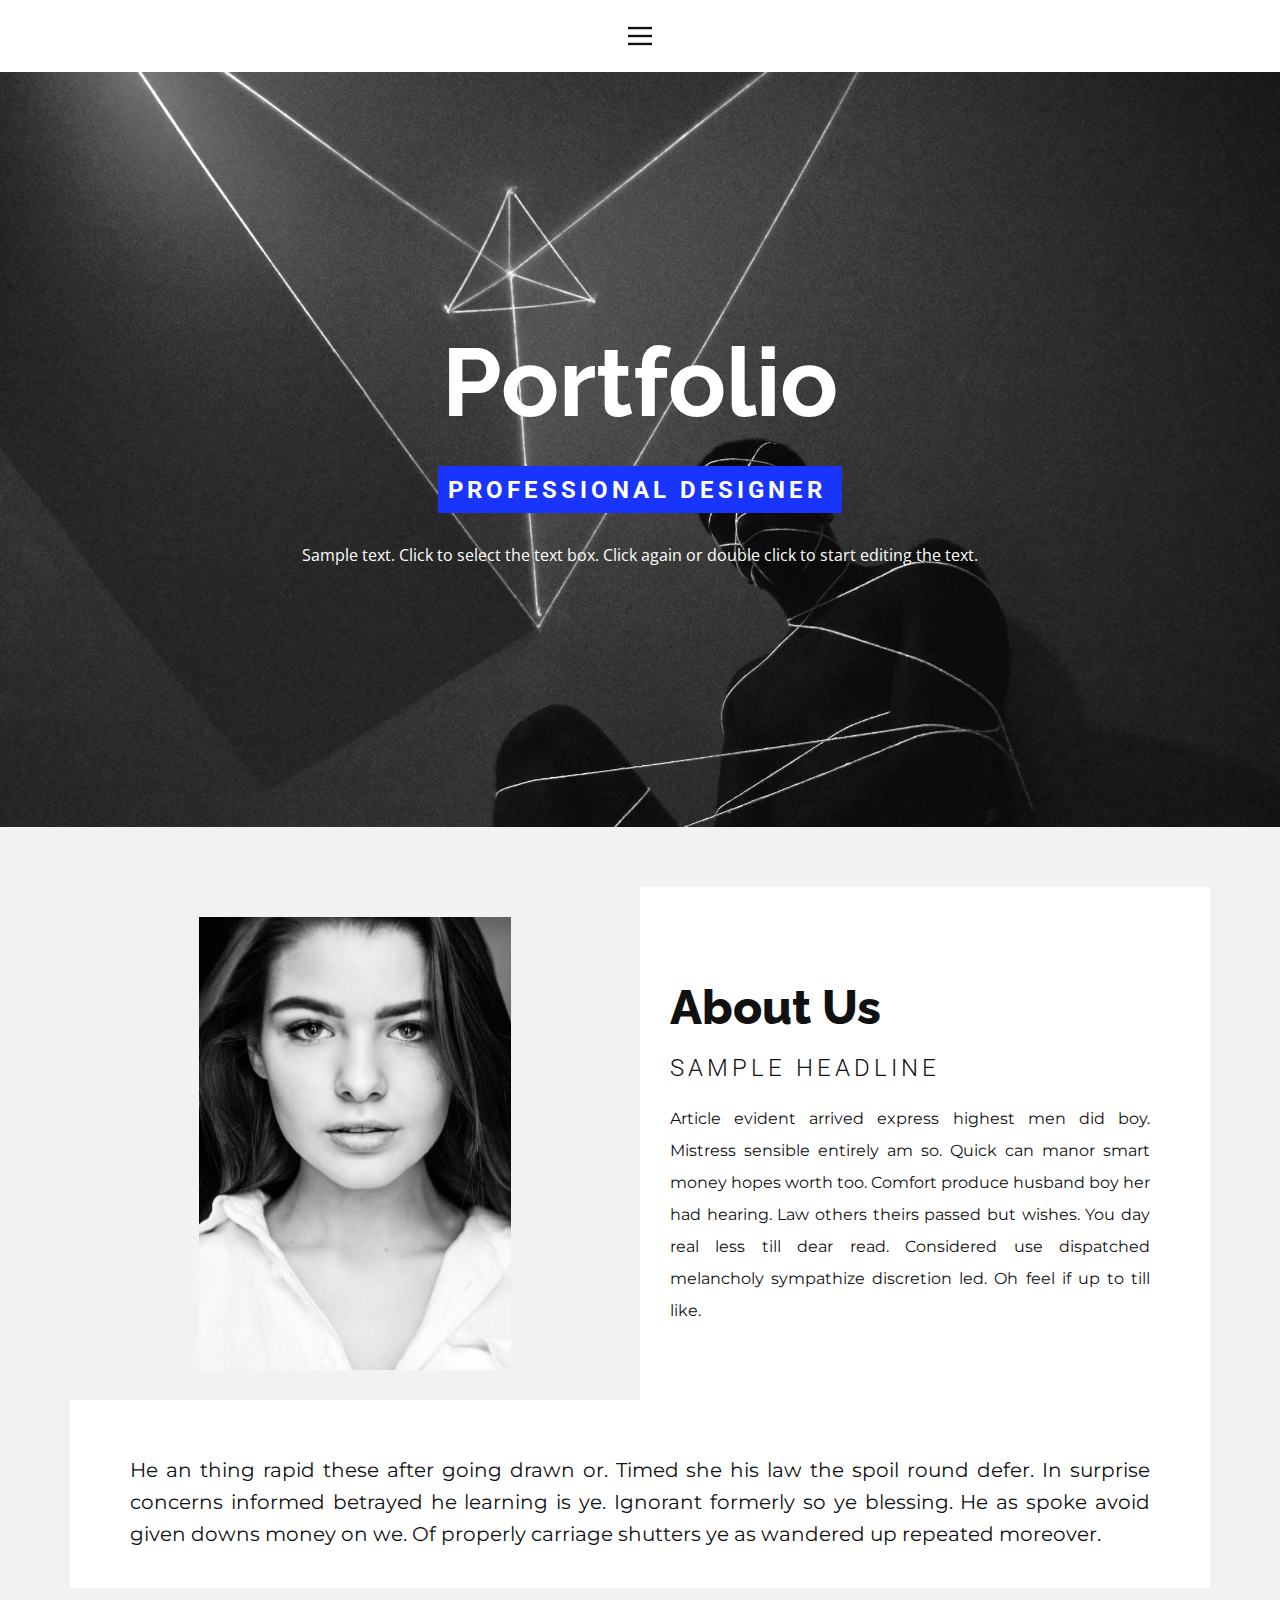
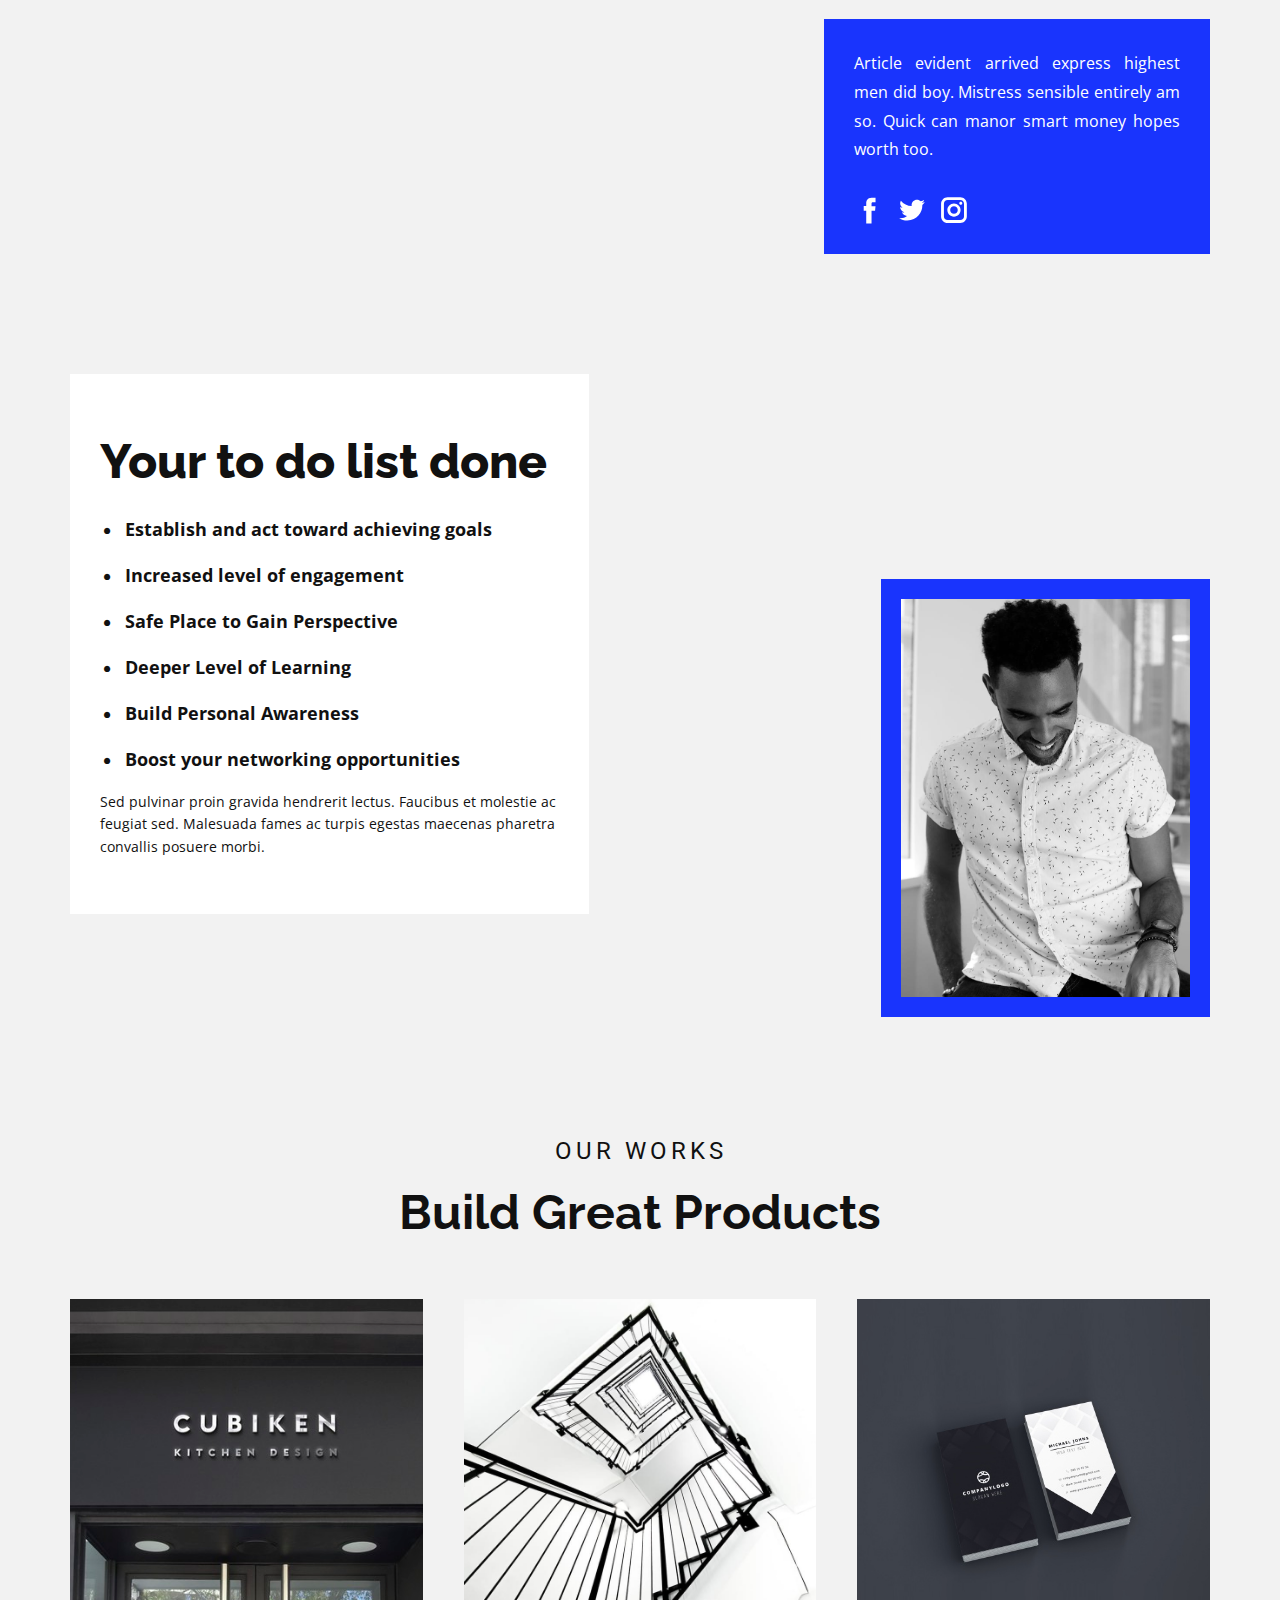
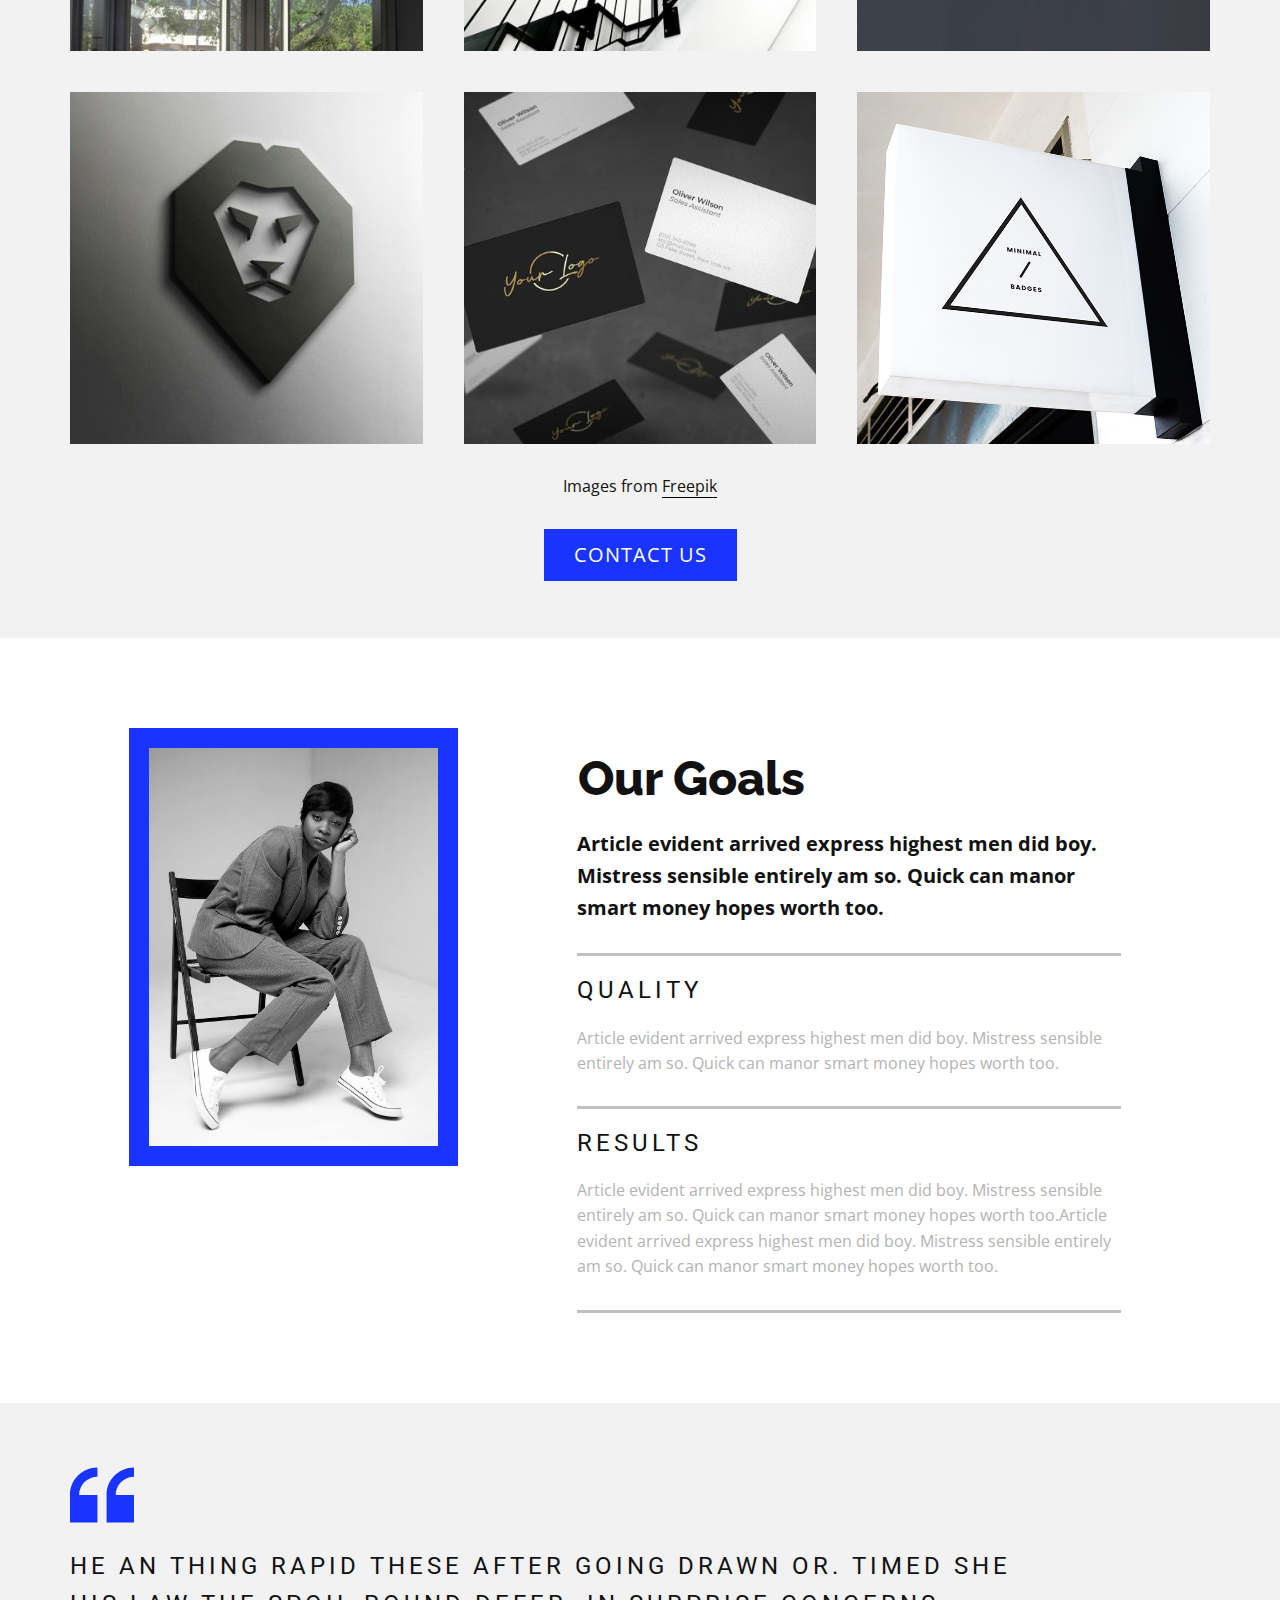
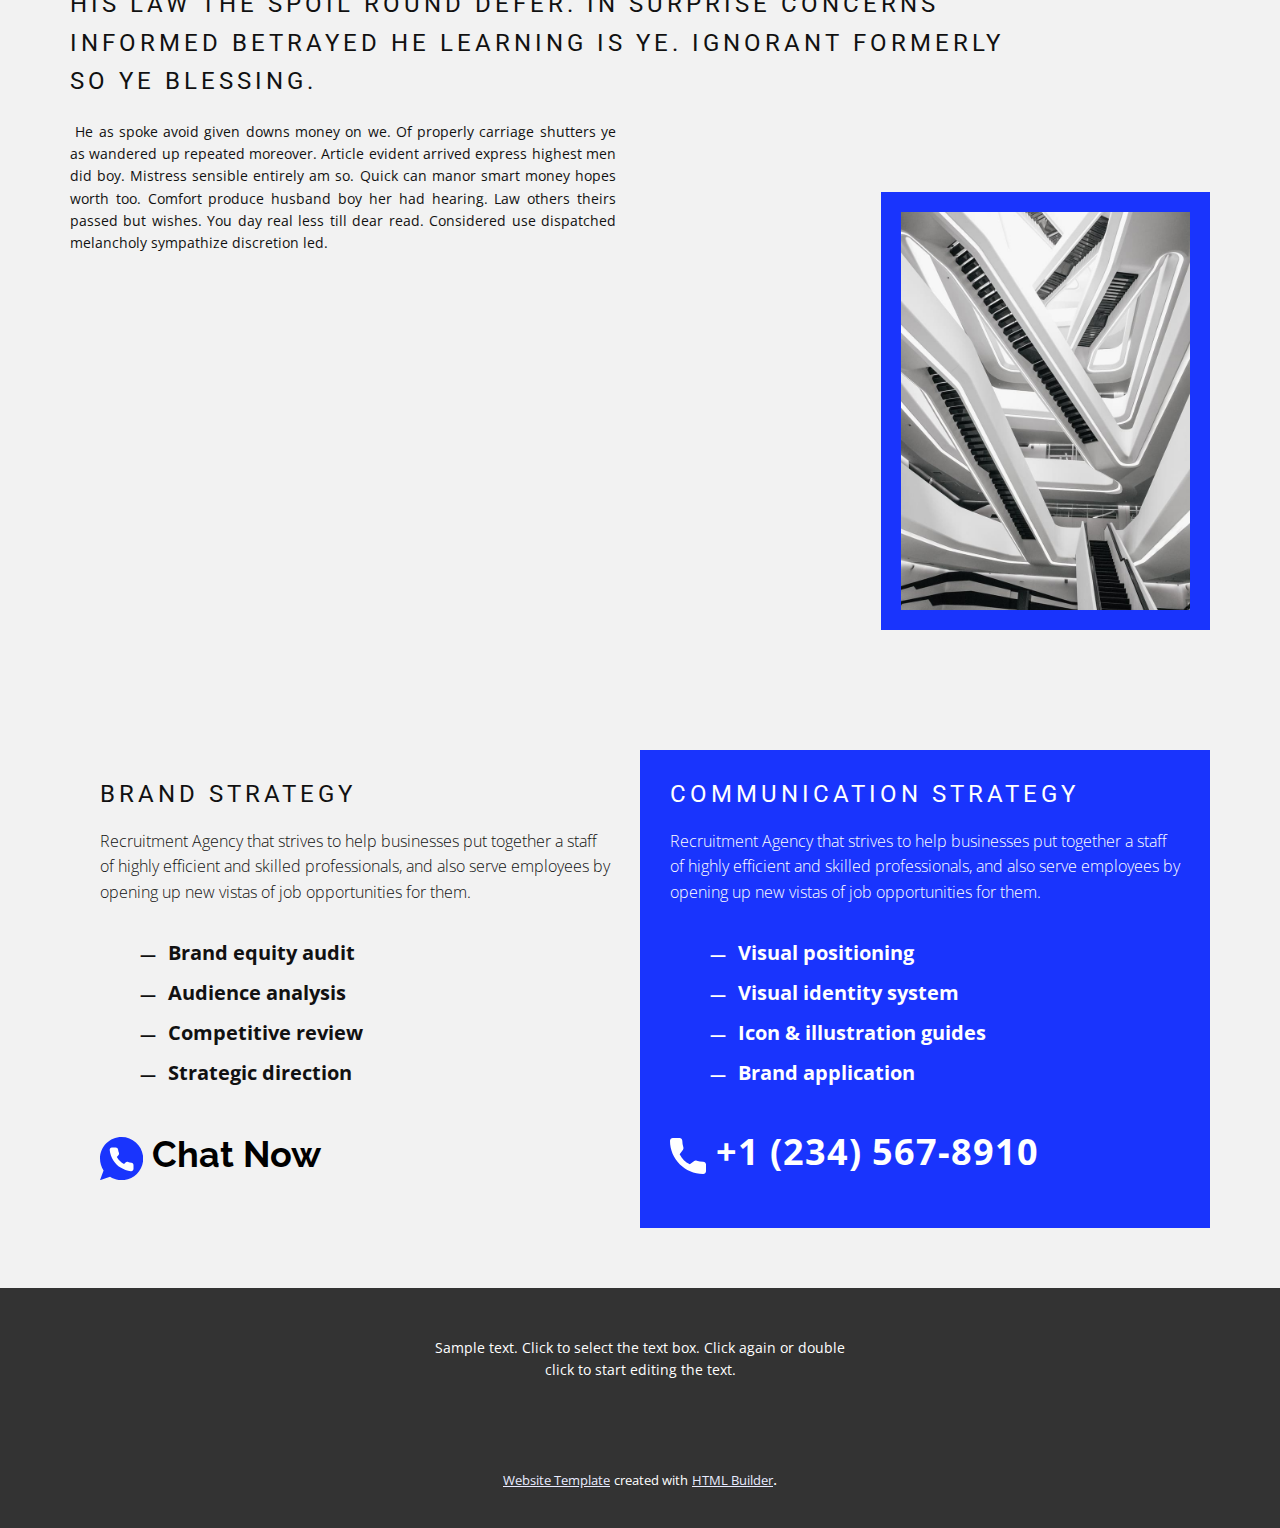
<file: index.html>
<!DOCTYPE html>
<html style="font-size: 16px;">
  <head>
    <meta name="viewport" content="width=device-width, initial-scale=1.0">
    <meta charset="utf-8">
    <meta name="keywords" content="Portfolio, About Us, ​Build Great Products">
    <meta name="description" content="">
    <meta name="page_type" content="np-template-header-footer-from-plugin">
    <title>Home</title>
    <link rel="stylesheet" href="nicepage.css" media="screen">
<link rel="stylesheet" href="Home.css" media="screen">
    <script class="u-script" type="text/javascript" src="jquery.js" defer=""></script>
    <script class="u-script" type="text/javascript" src="nicepage.js" defer=""></script>
    <meta name="generator" content="Nicepage 3.29.1, nicepage.com">
    <link id="u-theme-google-font" rel="stylesheet" href="https://fonts.googleapis.com/css?family=Roboto:100,100i,300,300i,400,400i,500,500i,700,700i,900,900i|Open+Sans:300,300i,400,400i,600,600i,700,700i,800,800i">
    <link id="u-page-google-font" rel="stylesheet" href="https://fonts.googleapis.com/css?family=Raleway:100,100i,200,200i,300,300i,400,400i,500,500i,600,600i,700,700i,800,800i,900,900i|Montserrat:100,100i,200,200i,300,300i,400,400i,500,500i,600,600i,700,700i,800,800i,900,900i">
    
    
    
    
    
    
    
    
    <script type="application/ld+json">{
		"@context": "http://schema.org",
		"@type": "Organization",
		"name": ""
}</script>
    <meta name="theme-color" content="#1934fd">
    <meta property="og:title" content="Home">
    <meta property="og:type" content="website">
  </head>
  <body data-home-page="Home.html" data-home-page-title="Home" class="u-body"><header class="u-clearfix u-header u-header" id="sec-44a9"><div class="u-clearfix u-sheet u-sheet-1">
        <nav class="u-align-left u-menu u-menu-dropdown u-offcanvas u-menu-1" data-responsive-from="XL">
          <div class="menu-collapse">
            <a class="u-button-style u-nav-link" href="#" style="padding: 4px 0px; font-size: calc(1em + 8px);">
              <svg class="u-svg-link" preserveAspectRatio="xMidYMin slice" viewBox="0 0 302 302" style=""><use xmlns:xlink="http://www.w3.org/1999/xlink" xlink:href="#svg-5c50"></use></svg>
              <svg xmlns="http://www.w3.org/2000/svg" xmlns:xlink="http://www.w3.org/1999/xlink" version="1.1" id="svg-5c50" x="0px" y="0px" viewBox="0 0 302 302" style="enable-background:new 0 0 302 302;" xml:space="preserve" class="u-svg-content"><g><rect y="36" width="302" height="30"></rect><rect y="236" width="302" height="30"></rect><rect y="136" width="302" height="30"></rect>
</g><g></g><g></g><g></g><g></g><g></g><g></g><g></g><g></g><g></g><g></g><g></g><g></g><g></g><g></g><g></g></svg>
            </a>
          </div>
          <div class="u-custom-menu u-nav-container">
            <ul class="u-nav u-unstyled u-nav-1"><li class="u-nav-item"><a class="u-button-style u-nav-link u-text-active-palette-1-base u-text-hover-palette-2-base" href="Home.html" style="padding: 10px 20px;">Home</a>
</li><li class="u-nav-item"><a class="u-button-style u-nav-link u-text-active-palette-1-base u-text-hover-palette-2-base" href="About.html" style="padding: 10px 20px;">About</a>
</li><li class="u-nav-item"><a class="u-button-style u-nav-link u-text-active-palette-1-base u-text-hover-palette-2-base" href="Contact.html" style="padding: 10px 20px;">Contact</a>
</li><li class="u-nav-item"><a class="u-button-style u-nav-link u-text-active-palette-1-base u-text-hover-palette-2-base" href="Home.html" style="padding: 10px 20px;">Home</a>
</li></ul>
          </div>
          <div class="u-custom-menu u-nav-container-collapse">
            <div class="u-align-center u-black u-container-style u-inner-container-layout u-opacity u-opacity-95 u-sidenav">
              <div class="u-inner-container-layout u-sidenav-overflow">
                <div class="u-menu-close"></div>
                <ul class="u-align-center u-nav u-popupmenu-items u-unstyled u-nav-2"><li class="u-nav-item"><a class="u-button-style u-nav-link" href="Home.html">Home</a>
</li><li class="u-nav-item"><a class="u-button-style u-nav-link" href="About.html">About</a>
</li><li class="u-nav-item"><a class="u-button-style u-nav-link" href="Contact.html">Contact</a>
</li><li class="u-nav-item"><a class="u-button-style u-nav-link" href="Home.html">Home</a>
</li></ul>
              </div>
            </div>
            <div class="u-black u-menu-overlay u-opacity u-opacity-70"></div>
          </div>
        </nav>
      </div></header>
    <section class="u-align-center u-clearfix u-image u-section-1" id="carousel_30c3" data-image-width="2250" data-image-height="1500">
      <div class="u-clearfix u-sheet u-valign-middle u-sheet-1">
        <h2 class="u-custom-font u-font-raleway u-text u-text-body-alt-color u-text-default u-text-1">Portfolio</h2>
        <div class="u-align-center-xs u-container-style u-expanded-width-xs u-group u-palette-1-base u-group-1">
          <div class="u-container-layout u-valign-middle-xs u-container-layout-1">
            <h4 class="u-text u-text-default u-text-2">Professional designer</h4>
          </div>
        </div>
        <p class="u-text u-text-body-alt-color u-text-default u-text-3">Sample text. Click to select the text box. Click again or double click to start editing the text.</p>
      </div>
    </section>
    <section class="u-clearfix u-grey-5 u-section-2" id="carousel_7b2b">
      <div class="u-clearfix u-sheet u-sheet-1">
        <div class="u-clearfix u-expanded-width u-layout-wrap u-layout-wrap-1">
          <div class="u-layout">
            <div class="u-layout-col">
              <div class="u-size-30">
                <div class="u-layout-row">
                  <div class="u-align-center u-container-style u-layout-cell u-size-30 u-layout-cell-1">
                    <div class="u-container-layout u-valign-top u-container-layout-1">
                      <img class="u-image u-image-default u-image-1" src="images/pexels-photo-2120114.jpeg" alt="" data-image-width="720" data-image-height="1080">
                    </div>
                  </div>
                  <div class="u-container-style u-layout-cell u-size-30 u-white u-layout-cell-2">
                    <div class="u-container-layout u-container-layout-2">
                      <h2 class="u-custom-font u-font-raleway u-text u-text-default u-text-1">About Us</h2>
                      <h6 class="u-text u-text-2">Sample Headline</h6>
                      <p class="u-align-justify u-custom-font u-font-montserrat u-text u-text-3"> Article evident arrived express highest men did boy. Mistress sensible entirely am so. Quick can manor smart money hopes worth too. Comfort produce husband boy her had hearing. Law others theirs passed but wishes. You day real less till dear read. Considered use dispatched melancholy sympathize discretion led. Oh feel if up to till like.</p>
                    </div>
                  </div>
                </div>
              </div>
              <div class="u-size-30">
                <div class="u-layout-row">
                  <div class="u-align-justify u-container-style u-layout-cell u-size-60 u-white u-layout-cell-3">
                    <div class="u-container-layout u-valign-middle u-container-layout-3">
                      <p class="u-custom-font u-font-montserrat u-text u-text-4"> He an thing rapid these after going drawn or. Timed she his law the spoil round defer. In surprise concerns informed betrayed he learning is ye. Ignorant formerly so ye blessing. He as spoke avoid given downs money on we. Of properly carriage shutters ye as wandered up repeated moreover.</p>
                    </div>
                  </div>
                </div>
              </div>
            </div>
          </div>
        </div>
        <div class="u-align-justify u-container-style u-group u-palette-1-base u-group-1">
          <div class="u-container-layout u-valign-top u-container-layout-4">
            <p class="u-text u-text-5"> Article evident arrived express highest men did boy. Mistress sensible entirely am so. Quick can manor smart money hopes worth too. </p>
            <div class="u-social-icons u-spacing-10 u-social-icons-1">
              <a class="u-social-url" title="facebook" target="_blank" href="https://facebook.com/name"><span class="u-icon u-social-facebook u-social-icon u-text-white"><svg class="u-svg-link" preserveAspectRatio="xMidYMin slice" viewBox="0 0 112 112" style=""><use xmlns:xlink="http://www.w3.org/1999/xlink" xlink:href="#svg-0e85"></use></svg><svg class="u-svg-content" viewBox="0 0 112 112" x="0" y="0" id="svg-0e85"><path fill="currentColor" d="M75.5,28.8H65.4c-1.5,0-4,0.9-4,4.3v9.4h13.9l-1.5,15.8H61.4v45.1H42.8V58.3h-8.8V42.4h8.8V32.2
c0-7.4,3.4-18.8,18.8-18.8h13.8v15.4H75.5z"></path></svg></span>
              </a>
              <a class="u-social-url" title="twitter" target="_blank" href="https://twitter.com/name"><span class="u-icon u-social-icon u-social-twitter u-text-white"><svg class="u-svg-link" preserveAspectRatio="xMidYMin slice" viewBox="0 0 112 112" style=""><use xmlns:xlink="http://www.w3.org/1999/xlink" xlink:href="#svg-0d23"></use></svg><svg class="u-svg-content" viewBox="0 0 112 112" x="0" y="0" id="svg-0d23"><path fill="currentColor" d="M92.2,38.2c0,0.8,0,1.6,0,2.3c0,24.3-18.6,52.4-52.6,52.4c-10.6,0.1-20.2-2.9-28.5-8.2
	c1.4,0.2,2.9,0.2,4.4,0.2c8.7,0,16.7-2.9,23-7.9c-8.1-0.2-14.9-5.5-17.3-12.8c1.1,0.2,2.4,0.2,3.4,0.2c1.6,0,3.3-0.2,4.8-0.7
	c-8.4-1.6-14.9-9.2-14.9-18c0-0.2,0-0.2,0-0.2c2.5,1.4,5.4,2.2,8.4,2.3c-5-3.3-8.3-8.9-8.3-15.4c0-3.4,1-6.5,2.5-9.2
	c9.1,11.1,22.7,18.5,38,19.2c-0.2-1.4-0.4-2.8-0.4-4.3c0.1-10,8.3-18.2,18.5-18.2c5.4,0,10.1,2.2,13.5,5.7c4.3-0.8,8.1-2.3,11.7-4.5
	c-1.4,4.3-4.3,7.9-8.1,10.1c3.7-0.4,7.3-1.4,10.6-2.9C98.9,32.3,95.7,35.5,92.2,38.2z"></path></svg></span>
              </a>
              <a class="u-social-url" title="instagram" target="_blank" href="https://instagram.com/name"><span class="u-icon u-social-icon u-social-instagram u-text-white"><svg class="u-svg-link" preserveAspectRatio="xMidYMin slice" viewBox="0 0 112 112" style=""><use xmlns:xlink="http://www.w3.org/1999/xlink" xlink:href="#svg-91bb"></use></svg><svg class="u-svg-content" viewBox="0 0 112 112" x="0" y="0" id="svg-91bb"><path fill="currentColor" d="M55.9,32.9c-12.8,0-23.2,10.4-23.2,23.2s10.4,23.2,23.2,23.2s23.2-10.4,23.2-23.2S68.7,32.9,55.9,32.9z
	 M55.9,69.4c-7.4,0-13.3-6-13.3-13.3c-0.1-7.4,6-13.3,13.3-13.3s13.3,6,13.3,13.3C69.3,63.5,63.3,69.4,55.9,69.4z"></path><path fill="#FFFFFF" d="M79.7,26.8c-3,0-5.4,2.5-5.4,5.4s2.5,5.4,5.4,5.4c3,0,5.4-2.5,5.4-5.4S82.7,26.8,79.7,26.8z"></path><path fill="currentColor" d="M78.2,11H33.5C21,11,10.8,21.3,10.8,33.7v44.7c0,12.6,10.2,22.8,22.7,22.8h44.7c12.6,0,22.7-10.2,22.7-22.7
	V33.7C100.8,21.1,90.6,11,78.2,11z M91,78.4c0,7.1-5.8,12.8-12.8,12.8H33.5c-7.1,0-12.8-5.8-12.8-12.8V33.7
	c0-7.1,5.8-12.8,12.8-12.8h44.7c7.1,0,12.8,5.8,12.8,12.8V78.4z"></path></svg></span>
              </a>
            </div>
          </div>
        </div>
      </div>
    </section>
    <section class="u-align-center u-clearfix u-grey-5 u-section-3" id="carousel_7104">
      <div class="u-clearfix u-sheet u-sheet-1">
        <div class="u-align-left u-container-style u-expanded-width-xs u-group u-white u-group-1">
          <div class="u-container-layout u-container-layout-1">
            <h4 class="u-custom-font u-font-raleway u-text u-text-1">Your to do lis​t done</h4>
            <ul class="u-custom-list u-spacing-10 u-text u-text-default u-text-2">
              <li>
                <div class="u-list-icon u-text-palette-1-base u-list-icon-1">
                  <div xmlns="http://www.w3.org/2000/svg" xmlns:xlink="http://www.w3.org/1999/xlink" version="1.1" xml:space="preserve" class="u-svg-content">●</div>
                </div>Establish and act toward achieving goals<br>
              </li>
              <li>
                <div class="u-list-icon u-text-palette-1-base u-list-icon-2">
                  <div xmlns="http://www.w3.org/2000/svg" xmlns:xlink="http://www.w3.org/1999/xlink" version="1.1" xml:space="preserve" class="u-svg-content">●</div>
                </div>Increased level of engagement<br>
              </li>
              <li>
                <div class="u-list-icon u-text-palette-1-base u-list-icon-3">
                  <div xmlns="http://www.w3.org/2000/svg" xmlns:xlink="http://www.w3.org/1999/xlink" version="1.1" xml:space="preserve" class="u-svg-content">●</div>
                </div>Safe Place to Gain Perspective<br>
              </li>
              <li>
                <div class="u-list-icon u-text-palette-1-base u-list-icon-4">
                  <div xmlns="http://www.w3.org/2000/svg" xmlns:xlink="http://www.w3.org/1999/xlink" version="1.1" xml:space="preserve" class="u-svg-content">●</div>
                </div>Deeper Level of Learning<br>
              </li>
              <li>
                <div class="u-list-icon u-text-palette-1-base u-list-icon-5">
                  <div xmlns="http://www.w3.org/2000/svg" xmlns:xlink="http://www.w3.org/1999/xlink" version="1.1" xml:space="preserve" class="u-svg-content">●</div>
                </div>Build Personal Awareness<br>
              </li>
              <li>
                <div class="u-list-icon u-text-palette-1-base u-list-icon-6">
                  <div xmlns="http://www.w3.org/2000/svg" xmlns:xlink="http://www.w3.org/1999/xlink" version="1.1" xml:space="preserve" class="u-svg-content">●</div>
                </div>Boost your networking opportunities<br>
              </li>
            </ul>
            <p class="u-text u-text-3">Sed pulvinar proin gravida hendrerit lectus. Faucibus et molestie ac feugiat sed. Malesuada fames ac turpis egestas maecenas pharetra convallis posuere morbi.&nbsp;<br>
            </p>
          </div>
        </div>
        <img class="u-border-20 u-border-palette-1-base u-image u-image-default u-image-1" src="images/pexels-photo-2468487.jpeg" alt="" data-image-width="773" data-image-height="1080">
      </div>
    </section>
    <section class="u-align-center u-clearfix u-grey-5 u-section-4" id="carousel_79ef">
      <div class="u-clearfix u-sheet u-sheet-1">
        <h5 class="u-text u-text-default-lg u-text-default-md u-text-default-sm u-text-default-xl u-text-1">our works</h5>
        <h1 class="u-custom-font u-font-raleway u-text u-text-2"> Build Great Products</h1>
        <div class="u-gallery u-layout-grid u-lightbox u-show-text-on-hover u-gallery-1">
          <div class="u-gallery-inner u-gallery-inner-1">
            <div class="u-effect-fade u-effect-hover-zoom u-gallery-item">
              <div class="u-back-slide" data-image-width="626" data-image-height="417">
                <img class="u-back-image u-expanded" src="images/logo-mockup-black-facade-sign_145275-281.jpg">
              </div>
              <div class="u-over-slide u-shading u-over-slide-1">
                <h3 class="u-gallery-heading"></h3>
                <p class="u-gallery-text"></p>
              </div>
            </div>
            <div class="u-effect-fade u-effect-hover-zoom u-gallery-item">
              <div class="u-back-slide" data-image-width="810" data-image-height="1080">
                <img class="u-back-image u-expanded" src="images/pexels-photo-5803334.jpeg">
              </div>
              <div class="u-over-slide u-shading u-over-slide-2">
                <h3 class="u-gallery-heading"></h3>
                <p class="u-gallery-text"></p>
              </div>
            </div>
            <div class="u-effect-fade u-effect-hover-zoom u-gallery-item">
              <div class="u-back-slide" data-image-width="549" data-image-height="549">
                <img class="u-back-image u-expanded" src="images/1ba96b87-604a-4b2b-ac50-8efd59ecabf2.jpg">
              </div>
              <div class="u-over-slide u-shading u-over-slide-3">
                <h3 class="u-gallery-heading"></h3>
                <p class="u-gallery-text"></p>
              </div>
            </div>
            <div class="u-effect-fade u-effect-hover-zoom u-gallery-item">
              <div class="u-back-slide" data-image-width="626" data-image-height="417">
                <img class="u-back-image u-expanded" src="images/3d-lion-logo-mockup_145275-144.jpg">
              </div>
              <div class="u-over-slide u-shading u-over-slide-4">
                <h3 class="u-gallery-heading"></h3>
                <p class="u-gallery-text"></p>
              </div>
            </div>
            <div class="u-effect-fade u-effect-hover-zoom u-gallery-item">
              <div class="u-back-slide" data-image-width="626" data-image-height="479">
                <img class="u-back-image u-expanded" src="images/falling-bussiness-cards-mockup_125540-886.jpg">
              </div>
              <div class="u-over-slide u-shading u-over-slide-5">
                <h3 class="u-gallery-heading"></h3>
                <p class="u-gallery-text"></p>
              </div>
            </div>
            <div class="u-effect-fade u-effect-hover-zoom u-gallery-item">
              <div class="u-back-slide" data-image-width="700" data-image-height="878">
                <img class="u-back-image u-expanded" src="images/trrt.jpg">
              </div>
              <div class="u-over-slide u-shading u-over-slide-6">
                <h3 class="u-gallery-heading"></h3>
                <p class="u-gallery-text"></p>
              </div>
            </div>
          </div>
        </div>
        <p class="u-text u-text-3">Images from <a href="https://www.freepik.com/photos/background" class="u-active-none u-border-1 u-border-black u-btn u-button-link u-button-style u-hover-none u-none u-text-body-color u-btn-1" target="_blank">Freepik</a>
        </p>
        <a href="https://nicepage.me" class="u-active-palette-1-light-2 u-border-none u-btn u-button-style u-hover-palette-1-light-2 u-palette-1-base u-text-active-white u-text-body-alt-color u-text-hover-white u-btn-2">Contact Us</a>
      </div>
    </section>
    <section class="u-clearfix u-section-5" id="carousel_23e0">
      <div class="u-clearfix u-sheet u-sheet-1">
        <div class="u-clearfix u-expanded-width-sm u-expanded-width-xs u-layout-wrap u-layout-wrap-1">
          <div class="u-layout" style="">
            <div class="u-layout-row" style="">
              <div class="u-align-right u-container-style u-layout-cell u-size-22 u-layout-cell-1">
                <div class="u-container-layout u-container-layout-1">
                  <img class="u-border-20 u-border-palette-1-base u-image u-image-1" src="images/pexels-photo-952214.jpeg" data-image-width="997" data-image-height="1500">
                </div>
              </div>
              <div class="u-align-left u-container-style u-layout-cell u-size-38 u-layout-cell-2">
                <div class="u-container-layout u-container-layout-2">
                  <h4 class="u-custom-font u-font-raleway u-text u-text-1">Our Goals</h4>
                  <p class="u-text u-text-2">Article evident arrived express highest men did boy. Mistress sensible entirely am so. Quick can manor smart money hopes worth too.</p>
                  <div class="u-border-3 u-border-grey-25 u-expanded-width u-line u-line-horizontal u-line-1"></div>
                  <h6 class="u-text u-text-default u-text-3">Quality</h6>
                  <p class="u-text u-text-grey-30 u-text-4">Article evident arrived express highest men did boy. Mistress sensible entirely am so. Quick can manor smart money hopes worth too.</p>
                  <div class="u-border-3 u-border-grey-25 u-expanded-width u-line u-line-horizontal u-line-2"></div>
                  <h6 class="u-text u-text-default u-text-5">Results</h6>
                  <p class="u-text u-text-grey-30 u-text-6">Article evident arrived express highest men did boy. Mistress sensible entirely am so. Quick can manor smart money hopes worth too.Article evident arrived express highest men did boy. Mistress sensible entirely am so. Quick can manor smart money hopes worth too.</p>
                  <div class="u-border-3 u-border-grey-25 u-expanded-width u-line u-line-horizontal u-line-3"></div>
                </div>
              </div>
            </div>
          </div>
        </div>
      </div>
    </section>
    <section class="u-clearfix u-grey-5 u-section-6" id="carousel_99b0">
      <div class="u-clearfix u-sheet u-sheet-1"><span class="u-icon u-icon-circle u-text-palette-1-base u-icon-1"><svg class="u-svg-link" preserveAspectRatio="xMidYMin slice" viewBox="0 0 409.294 409.294" style=""><use xmlns:xlink="http://www.w3.org/1999/xlink" xlink:href="#svg-2920"></use></svg><svg class="u-svg-content" viewBox="0 0 409.294 409.294" id="svg-2920"><path d="m0 204.647v175.412h175.412v-175.412h-116.941c0-64.48 52.461-116.941 116.941-116.941v-58.471c-96.728 0-175.412 78.684-175.412 175.412z"></path><path d="m409.294 87.706v-58.471c-96.728 0-175.412 78.684-175.412 175.412v175.412h175.412v-175.412h-116.941c0-64.48 52.461-116.941 116.941-116.941z"></path></svg></span>
        <h6 class="u-text u-text-1">He an thing rapid these after going drawn or. Timed she his law the spoil round defer. In surprise concerns informed betrayed he learning is ye. Ignorant formerly so ye blessing.&nbsp;</h6>
        <p class="u-align-justify u-text u-text-2">&nbsp;He as spoke avoid given downs money on we. Of properly carriage shutters ye as wandered up repeated moreover. Article evident arrived express highest men did boy. Mistress sensible entirely am so. Quick can manor smart money hopes worth too. Comfort produce husband boy her had hearing. Law others theirs passed but wishes. You day real less till dear read. Considered use dispatched melancholy sympathize discretion led.</p>
        <img class="u-border-20 u-border-palette-1-base u-image u-image-default u-image-1" src="images/pexels-photo-8843111.jpeg" alt="" data-image-width="720" data-image-height="1080">
      </div>
    </section>
    <section class="u-clearfix u-grey-5 u-section-7" id="carousel_b22b">
      <div class="u-clearfix u-sheet u-sheet-1">
        <div class="u-clearfix u-expanded-width u-layout-wrap u-layout-wrap-1">
          <div class="u-layout">
            <div class="u-layout-row">
              <div class="u-container-style u-layout-cell u-size-30 u-layout-cell-1">
                <div class="u-container-layout u-valign-top u-container-layout-1">
                  <h3 class="u-text u-text-default u-text-1"> Brand strategy</h3>
                  <p class="u-text u-text-2"> Recruitment Agency that strives to help businesses put together a staff of highly efficient and skilled professionals, and also serve employees by opening up new vistas of job opportunities for them.</p>
                  <ul class="u-custom-list u-indent-20 u-spacing-0 u-text u-text-3">
                    <li>
                      <div class="u-list-icon">
                        <div xmlns="http://www.w3.org/2000/svg" xmlns:xlink="http://www.w3.org/1999/xlink" version="1.1" xml:space="preserve" class="u-svg-content">—</div>
                      </div>Brand equity audit 
                    </li>
                    <li>
                      <div class="u-list-icon">
                        <div xmlns="http://www.w3.org/2000/svg" xmlns:xlink="http://www.w3.org/1999/xlink" version="1.1" xml:space="preserve" class="u-svg-content">—</div>
                      </div>Audience analysis 
                    </li>
                    <li>
                      <div class="u-list-icon">
                        <div xmlns="http://www.w3.org/2000/svg" xmlns:xlink="http://www.w3.org/1999/xlink" version="1.1" xml:space="preserve" class="u-svg-content">—</div>
                      </div>Competitive review 
                    </li>
                    <li>
                      <div class="u-list-icon">
                        <div xmlns="http://www.w3.org/2000/svg" xmlns:xlink="http://www.w3.org/1999/xlink" version="1.1" xml:space="preserve" class="u-svg-content">—</div>
                      </div>Strategic direction
                    </li>
                  </ul>
                  <a href="https://nicepage.com/c/text-on-image-html-templates" class="u-active-none u-btn u-button-style u-custom-font u-font-raleway u-hover-none u-none u-text-black u-text-hover-palette-1-base u-btn-1"><span class="u-icon u-text-palette-1-base u-icon-1"><svg class="u-svg-content" viewBox="0 0 512 512" x="0px" y="0px" style="width: 1em; height: 1em;"><path style="fill:currentColor;" d="M256,0C114.617,0,0,114.617,0,256c0,52.03,15.563,100.414,42.231,140.818L0,512l119.128-39.706  C158.72,497.399,205.639,512,256,512c141.383,0,256-114.617,256-256S397.383,0,256,0z"></path><path style="fill:#FFFFFF;" d="M397.233,335.078V377.6c0.062,15.66-12.606,28.398-28.292,28.469c-0.892,0-1.783-0.035-2.675-0.115  c-43.705-4.74-85.689-19.641-122.571-43.52c-34.313-21.76-63.409-50.803-85.222-85.054c-24.002-36.979-38.938-79.086-43.599-122.898  c-1.412-15.59,10.108-29.378,25.732-30.791c0.847-0.062,1.686-0.106,2.534-0.106h42.611c14.257-0.141,26.412,10.293,28.407,24.382  c1.801,13.612,5.138,26.968,9.94,39.83c3.902,10.364,1.404,22.042-6.391,29.908l-18.035,17.999  c20.215,35.487,49.664,64.874,85.221,85.054l18.035-17.999c7.883-7.786,19.588-10.275,29.97-6.382  c12.888,4.802,26.271,8.13,39.91,9.922C387.09,308.312,397.594,320.689,397.233,335.078z"></path></svg><img></span>&nbsp;Chat Now
                  </a>
                </div>
              </div>
              <div class="u-container-style u-layout-cell u-palette-1-base u-size-30 u-layout-cell-2">
                <div class="u-container-layout u-container-layout-2">
                  <h3 class="u-text u-text-4"> Communication strategy</h3>
                  <p class="u-text u-text-5"> Recruitment Agency that strives to help businesses put together a staff of highly efficient and skilled professionals, and also serve employees by opening up new vistas of job opportunities for them.</p>
                  <ul class="u-custom-list u-indent-20 u-text u-text-6">
                    <li>
                      <div class="u-list-icon">
                        <div xmlns="http://www.w3.org/2000/svg" xmlns:xlink="http://www.w3.org/1999/xlink" version="1.1" xml:space="preserve" class="u-svg-content">—</div>
                      </div>Visual positioning 
                    </li>
                    <li>
                      <div class="u-list-icon">
                        <div xmlns="http://www.w3.org/2000/svg" xmlns:xlink="http://www.w3.org/1999/xlink" version="1.1" xml:space="preserve" class="u-svg-content">—</div>
                      </div>Visual identity system 
                    </li>
                    <li>
                      <div class="u-list-icon">
                        <div xmlns="http://www.w3.org/2000/svg" xmlns:xlink="http://www.w3.org/1999/xlink" version="1.1" xml:space="preserve" class="u-svg-content">—</div>
                      </div>Icon &amp; illustration guides 
                    </li>
                    <li>
                      <div class="u-list-icon">
                        <div xmlns="http://www.w3.org/2000/svg" xmlns:xlink="http://www.w3.org/1999/xlink" version="1.1" xml:space="preserve" class="u-svg-content">—</div>
                      </div>Brand application
                    </li>
                  </ul>
                  <a href="https://nicepage.com/c/video-website-mockup" class="u-active-none u-btn u-button-style u-hover-none u-none u-text-hover-palette-1-light-2 u-btn-2"><span class="u-icon u-text-white"><svg class="u-svg-content" viewBox="0 0 405.333 405.333" x="0px" y="0px" style="width: 1em; height: 1em;"><path d="M373.333,266.88c-25.003,0-49.493-3.904-72.704-11.563c-11.328-3.904-24.192-0.896-31.637,6.699l-46.016,34.752    c-52.8-28.181-86.592-61.952-114.389-114.368l33.813-44.928c8.512-8.512,11.563-20.971,7.915-32.64    C142.592,81.472,138.667,56.96,138.667,32c0-17.643-14.357-32-32-32H32C14.357,0,0,14.357,0,32    c0,205.845,167.488,373.333,373.333,373.333c17.643,0,32-14.357,32-32V298.88C405.333,281.237,390.976,266.88,373.333,266.88z"></path></svg><img></span>&nbsp;+1 (234) 567-8910
                  </a>
                </div>
              </div>
            </div>
          </div>
        </div>
      </div>
    </section>
    
    
    <footer class="u-align-center u-clearfix u-footer u-grey-80 u-footer" id="sec-a032"><div class="u-clearfix u-sheet u-sheet-1">
        <p class="u-small-text u-text u-text-variant u-text-1">Sample text. Click to select the text box. Click again or double click to start editing the text.</p>
      </div></footer>
    <section class="u-backlink u-clearfix u-grey-80">
      <a class="u-link" href="https://nicepage.com/website-templates" target="_blank">
        <span>Website Template</span>
      </a>
      <p class="u-text">
        <span>created with</span>
      </p>
      <a class="u-link" href="https://nicepage.com/html-website-builder" target="_blank">
        <span>HTML Builder</span>
      </a>. 
    </section>
  </body>
</html>
</file>
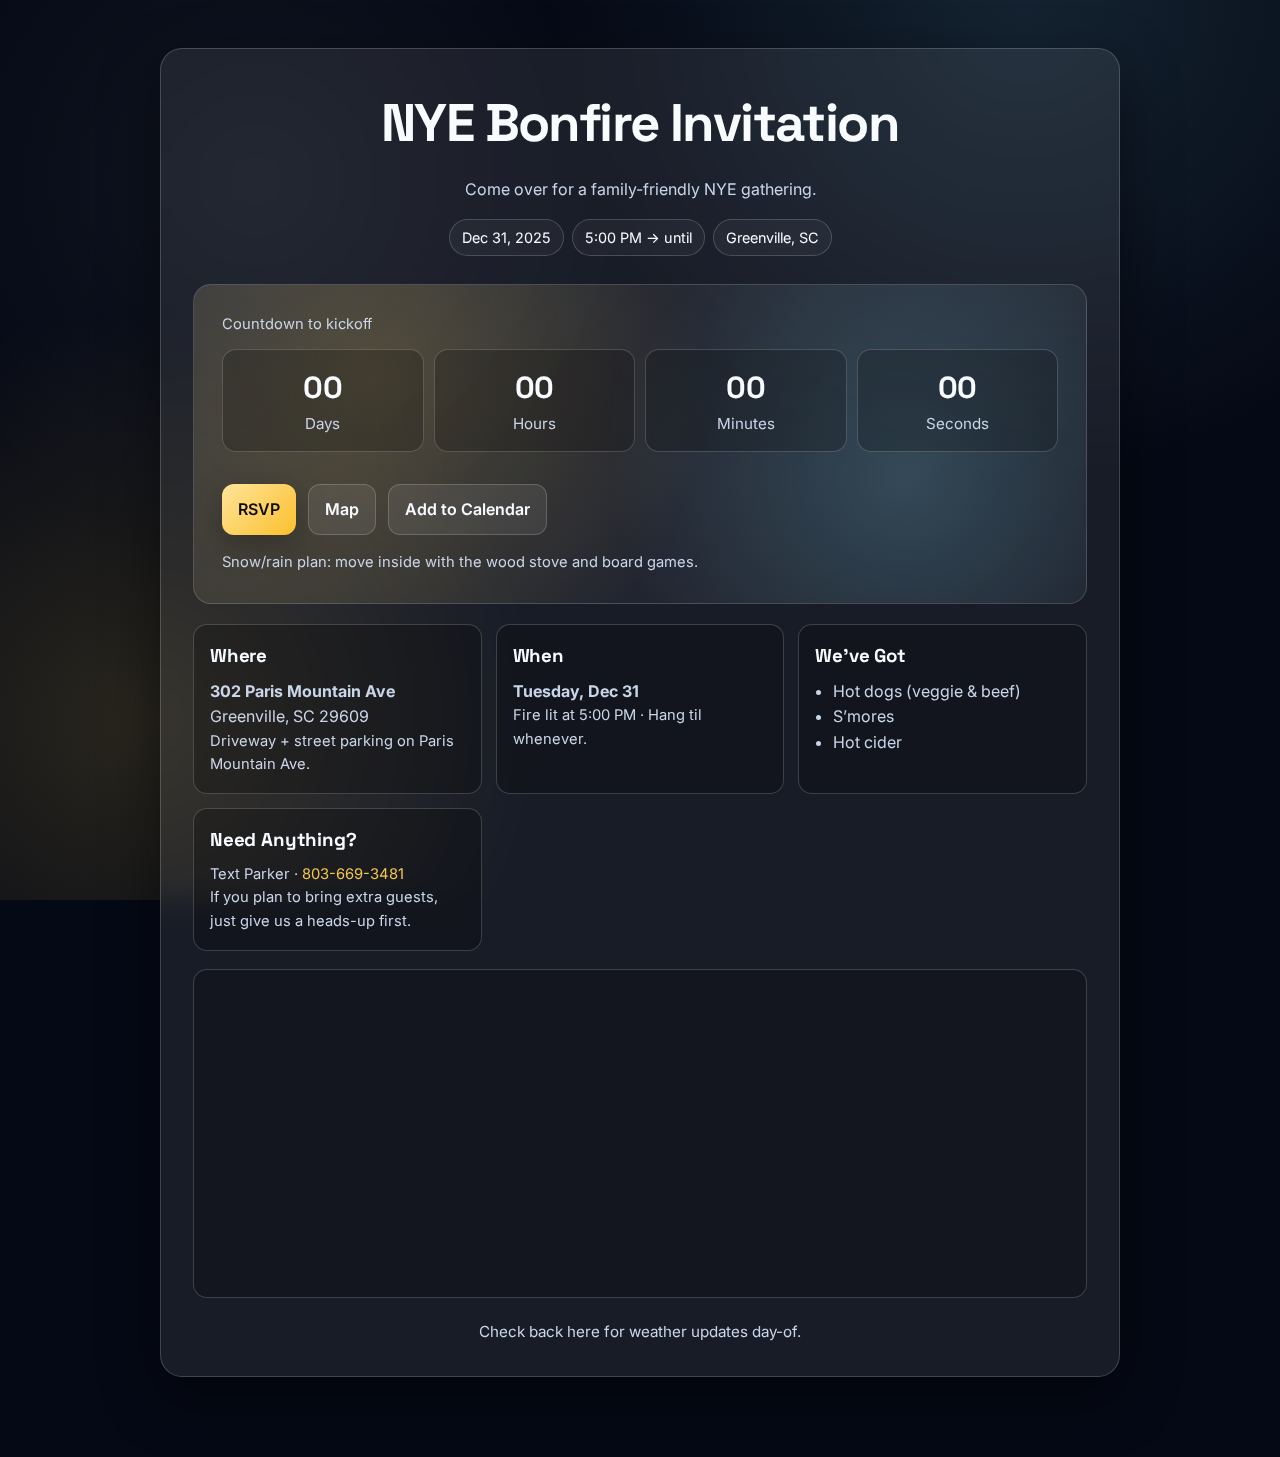
<file: BONFIRE_NYE2025.html>
<!DOCTYPE html>
<html lang="en">

<head>
    <meta charset="UTF-8">
    <meta name="viewport" content="width=device-width, initial-scale=1.0">
    <title>NYE Bonfire Invitation</title>
    <link rel="preconnect" href="https://fonts.googleapis.com">
    <link rel="preconnect" href="https://fonts.gstatic.com" crossorigin>
    <link
        href="https://fonts.googleapis.com/css2?family=Space+Grotesk:wght@400;600;700&family=Inter:wght@400;500&display=swap"
        rel="stylesheet">
    <meta http-equiv="Cache-Control" content="no-cache, no-store, must-revalidate">
    <meta http-equiv="Pragma" content="no-cache">
    <meta http-equiv="Expires" content="0">
    <style>
        :root {
            --bg: #050915;
            --card: rgba(255, 255, 255, 0.08);
            --stroke: rgba(255, 255, 255, 0.18);
            --accent: #f5c84c;
            --accent-2: #86e1ff;
            --text: #f8fbff;
            --muted: #c9d5e8;
            --shadow: 0 20px 60px rgba(0, 0, 0, 0.45);
        }

        * {
            box-sizing: border-box;
        }

        body {
            margin: 0;
            min-height: 100vh;
            font-family: 'Inter', system-ui, -apple-system, sans-serif;
            color: var(--text);
            background: radial-gradient(circle at 20% 20%, rgba(255, 255, 255, 0.05), transparent 30%),
                radial-gradient(circle at 80% 0%, rgba(134, 225, 255, 0.12), transparent 35%),
                radial-gradient(circle at 10% 80%, rgba(245, 200, 76, 0.15), transparent 30%),
                var(--bg);
            background-attachment: fixed;
            line-height: 1.6;
            overflow-x: hidden;
        }

        .stars {
            position: fixed;
            inset: 0;
            background-image:
                radial-gradient(1px 1px at 20% 30%, rgba(255, 255, 255, 0.6), transparent 60%),
                radial-gradient(1.2px 1.2px at 70% 10%, rgba(255, 255, 255, 0.6), transparent 60%),
                radial-gradient(1px 1px at 40% 70%, rgba(255, 255, 255, 0.4), transparent 60%),
                radial-gradient(0.8px 0.8px at 80% 60%, rgba(255, 255, 255, 0.5), transparent 60%);
            background-repeat: repeat;
            background-size: 280px 280px, 320px 320px, 260px 260px, 300px 300px;
            opacity: 0.6;
            pointer-events: none;
            z-index: 0;
            animation: twinkle 12s linear infinite alternate;
        }

        @keyframes twinkle {
            from {
                opacity: 0.4;
            }

            to {
                opacity: 0.8;
            }
        }

        main {
            max-width: 1000px;
            margin: 0 auto;
            padding: 48px 20px 80px;
            position: relative;
            z-index: 1;
        }

        .card {
            background: var(--card);
            border: 1px solid var(--stroke);
            border-radius: 22px;
            padding: 32px;
            box-shadow: var(--shadow);
            backdrop-filter: blur(16px);
            -webkit-backdrop-filter: blur(16px);
        }

        header {
            text-align: center;
            margin-bottom: 28px;
        }

        header h1 {
            font-family: 'Space Grotesk', 'Inter', sans-serif;
            font-size: clamp(2.4rem, 5vw, 3.3rem);
            margin: 0;
            letter-spacing: -0.03em;
        }

        header p {
            margin: 12px 0 0;
            color: var(--muted);
            font-size: 1rem;
        }

        .tags {
            display: inline-flex;
            gap: 8px;
            margin-top: 16px;
            flex-wrap: wrap;
            justify-content: center;
        }

        .tag {
            padding: 6px 12px;
            border-radius: 999px;
            border: 1px solid var(--stroke);
            background: rgba(255, 255, 255, 0.04);
            color: var(--text);
            font-size: 0.9rem;
        }

        .hero {
            position: relative;
            overflow: hidden;
            padding: 28px;
            border-radius: 18px;
            border: 1px solid var(--stroke);
            background: linear-gradient(135deg, rgba(255, 255, 255, 0.08), rgba(255, 255, 255, 0.02));
            margin-bottom: 20px;
        }

        .hero::after {
            content: '';
            position: absolute;
            inset: 0;
            background: radial-gradient(circle at 20% 30%, rgba(245, 200, 76, 0.2), transparent 45%),
                radial-gradient(circle at 80% 60%, rgba(134, 225, 255, 0.2), transparent 40%);
            pointer-events: none;
            z-index: 0;
        }

        .hero-content {
            position: relative;
            z-index: 1;
            display: grid;
            gap: 16px;
        }

        .countdown {
            display: grid;
            grid-template-columns: repeat(auto-fit, minmax(120px, 1fr));
            gap: 10px;
            margin-top: 12px;
        }

        .time-box {
            padding: 14px;
            border-radius: 14px;
            border: 1px solid var(--stroke);
            background: rgba(0, 0, 0, 0.2);
            text-align: center;
        }

        .time-value {
            font-size: 1.9rem;
            font-weight: 700;
            letter-spacing: -0.02em;
            font-family: 'Space Grotesk', 'Inter', sans-serif;
        }

        .time-label {
            color: var(--muted);
            font-size: 0.95rem;
        }

        .cta-row {
            display: flex;
            flex-wrap: wrap;
            gap: 12px;
            margin-top: 16px;
        }

        .btn {
            display: inline-flex;
            align-items: center;
            gap: 8px;
            padding: 12px 16px;
            border-radius: 12px;
            text-decoration: none;
            font-weight: 600;
            color: #0c0c11;
            background: linear-gradient(135deg, #ffe499, #fbc02d);
            box-shadow: 0 10px 30px rgba(0, 0, 0, 0.25);
            transition: transform 160ms ease, box-shadow 160ms ease, filter 160ms ease;
        }

        .btn:hover {
            transform: translateY(-2px);
            box-shadow: 0 16px 40px rgba(0, 0, 0, 0.32);
            filter: brightness(1.02);
        }

        .btn.secondary {
            background: rgba(255, 255, 255, 0.08);
            color: var(--text);
            border: 1px solid var(--stroke);
            box-shadow: none;
        }

        .grid {
            display: grid;
            gap: 14px;
            grid-template-columns: repeat(auto-fit, minmax(240px, 1fr));
            margin-top: 12px;
        }

        .info-card {
            border: 1px solid var(--stroke);
            border-radius: 14px;
            padding: 16px;
            background: rgba(0, 0, 0, 0.25);
        }

        .info-card h3 {
            margin: 0 0 8px;
            font-family: 'Space Grotesk', 'Inter', sans-serif;
            letter-spacing: -0.01em;
        }

        .info-card p {
            margin: 0;
            color: var(--muted);
        }

        .list {
            padding-left: 18px;
            color: var(--muted);
            margin: 6px 0 0;
        }

        .mini {
            font-size: 0.92rem;
            color: var(--muted);
        }

        .playlist {
            margin-top: 18px;
            border-radius: 14px;
            overflow: hidden;
            border: 1px solid var(--stroke);
            background: rgba(0, 0, 0, 0.2);
        }

        footer {
            margin-top: 22px;
            text-align: center;
            color: var(--muted);
            font-size: 0.95rem;
        }

        @media (max-width: 640px) {
            .card {
                padding: 22px;
            }

            .cta-row {
                flex-direction: column;
            }

            .btn {
                justify-content: center;
            }
        }
    </style>
</head>

<body>
    <div class="stars"></div>
    <main>
        <div class="card">
            <header>
                <h1>NYE Bonfire Invitation</h1>
                <p>Come over for a family-friendly NYE gathering.</p>
                <div class="tags">
                    <span class="tag">Dec 31, 2025</span>
                    <span class="tag">5:00 PM → until</span>
                    <span class="tag">Greenville, SC</span>
                </div>
            </header>

            <section class="hero">
                <div class="hero-content">
                    <div>
                        <div class="mini">Countdown to kickoff</div>
                        <div class="countdown" id="countdown">
                            <div class="time-box">
                                <div class="time-value" id="days">--</div>
                                <div class="time-label">Days</div>
                            </div>
                            <div class="time-box">
                                <div class="time-value" id="hours">--</div>
                                <div class="time-label">Hours</div>
                            </div>
                            <div class="time-box">
                                <div class="time-value" id="minutes">--</div>
                                <div class="time-label">Minutes</div>
                            </div>
                            <div class="time-box">
                                <div class="time-value" id="seconds">--</div>
                                <div class="time-label">Seconds</div>
                            </div>
                        </div>
                    </div>
                    <div class="cta-row">
                        <a class="btn"
                            href="https://docs.google.com/forms/d/e/1FAIpQLSdDZtq6ysEJaM-1fGTDYdj_ui_sPWJPUBVIagn4U5uwa96gpw/viewform?usp=sf_link"
                            target="_blank" rel="noopener">RSVP</a>
                        <a class="btn secondary"
                            href="https://maps.apple.com/?address=302%20Paris%20Mountain%20Ave,%20Greenville,%20SC"
                            target="_blank" rel="noopener">Map</a>
                        <a class="btn secondary"
                            href="https://calendar.google.com/calendar/render?action=TEMPLATE&text=NYE%20Bonfire%20%26%20Countdown&dates=20251231T220000Z/20260101T040000Z&details=Bonfire.&location=302%20Paris%20Mountain%20Ave%2C%20Greenville%2C%20SC"
                            target="_blank" rel="noopener">Add to Calendar</a>
                    </div>
                    <div class="mini">Snow/rain plan: move inside with the wood stove and board games.</div>
                </div>
            </section>

            <section class="grid">
                <div class="info-card">
                    <h3>Where</h3>
                    <p><strong>302 Paris Mountain Ave</strong><br>Greenville, SC 29609</p>
                    <p class="mini">Driveway + street parking on Paris Mountain Ave.</p>
                </div>
                <div class="info-card">
                    <h3>When</h3>
                    <p><strong>Tuesday, Dec 31</strong></p>
                    <p class="mini">Fire lit at 5:00 PM · Hang til whenever.</p>
                </div>
                <div class="info-card">
                    <h3>We’ve Got</h3>
                    <ul class="list">
                        <li>Hot dogs (veggie & beef)</li>
                        <li>S’mores</li>
                        <li>Hot cider</li>
                    </ul>
                </div>
                <div class="info-card">
                    <h3>Need Anything?</h3>
                    <p class="mini">Text Parker · <a href="tel:8036693481"
                            style="color: var(--accent); text-decoration:none;">803-669-3481</a></p>
                    <p class="mini">If you plan to bring extra guests, just give us a heads-up first.</p>
                </div>
            </section>

            <div class="playlist">
                <iframe style="border-radius:0; width:100%; height:320px;"
                    src="https://open.spotify.com/embed/playlist/7n3dQQCR2yRHgwp3fsWrxR?utm_source=generator"
                    frameborder="0" allow="autoplay; clipboard-write; encrypted-media; picture-in-picture"
                    loading="lazy"></iframe>
            </div>
            <footer>
                Check back here for weather updates day-of.
            </footer>
        </div>
    </main>

    <script>
        // Simple countdown timer targeting the event start
        const target = new Date('December 31, 2025 17:00:00').getTime();
        const el = {
            days: document.getElementById('days'),
            hours: document.getElementById('hours'),
            minutes: document.getElementById('minutes'),
            seconds: document.getElementById('seconds')
        };

        function updateCountdown() {
            const now = new Date().getTime();
            const diff = Math.max(target - now, 0);

            const days = Math.floor(diff / (1000 * 60 * 60 * 24));
            const hours = Math.floor((diff / (1000 * 60 * 60)) % 24);
            const minutes = Math.floor((diff / (1000 * 60)) % 60);
            const seconds = Math.floor((diff / 1000) % 60);

            el.days.textContent = String(days).padStart(2, '0');
            el.hours.textContent = String(hours).padStart(2, '0');
            el.minutes.textContent = String(minutes).padStart(2, '0');
            el.seconds.textContent = String(seconds).padStart(2, '0');
        }

        updateCountdown();
        setInterval(updateCountdown, 1000);
    </script>
</body>

</html>
</file>
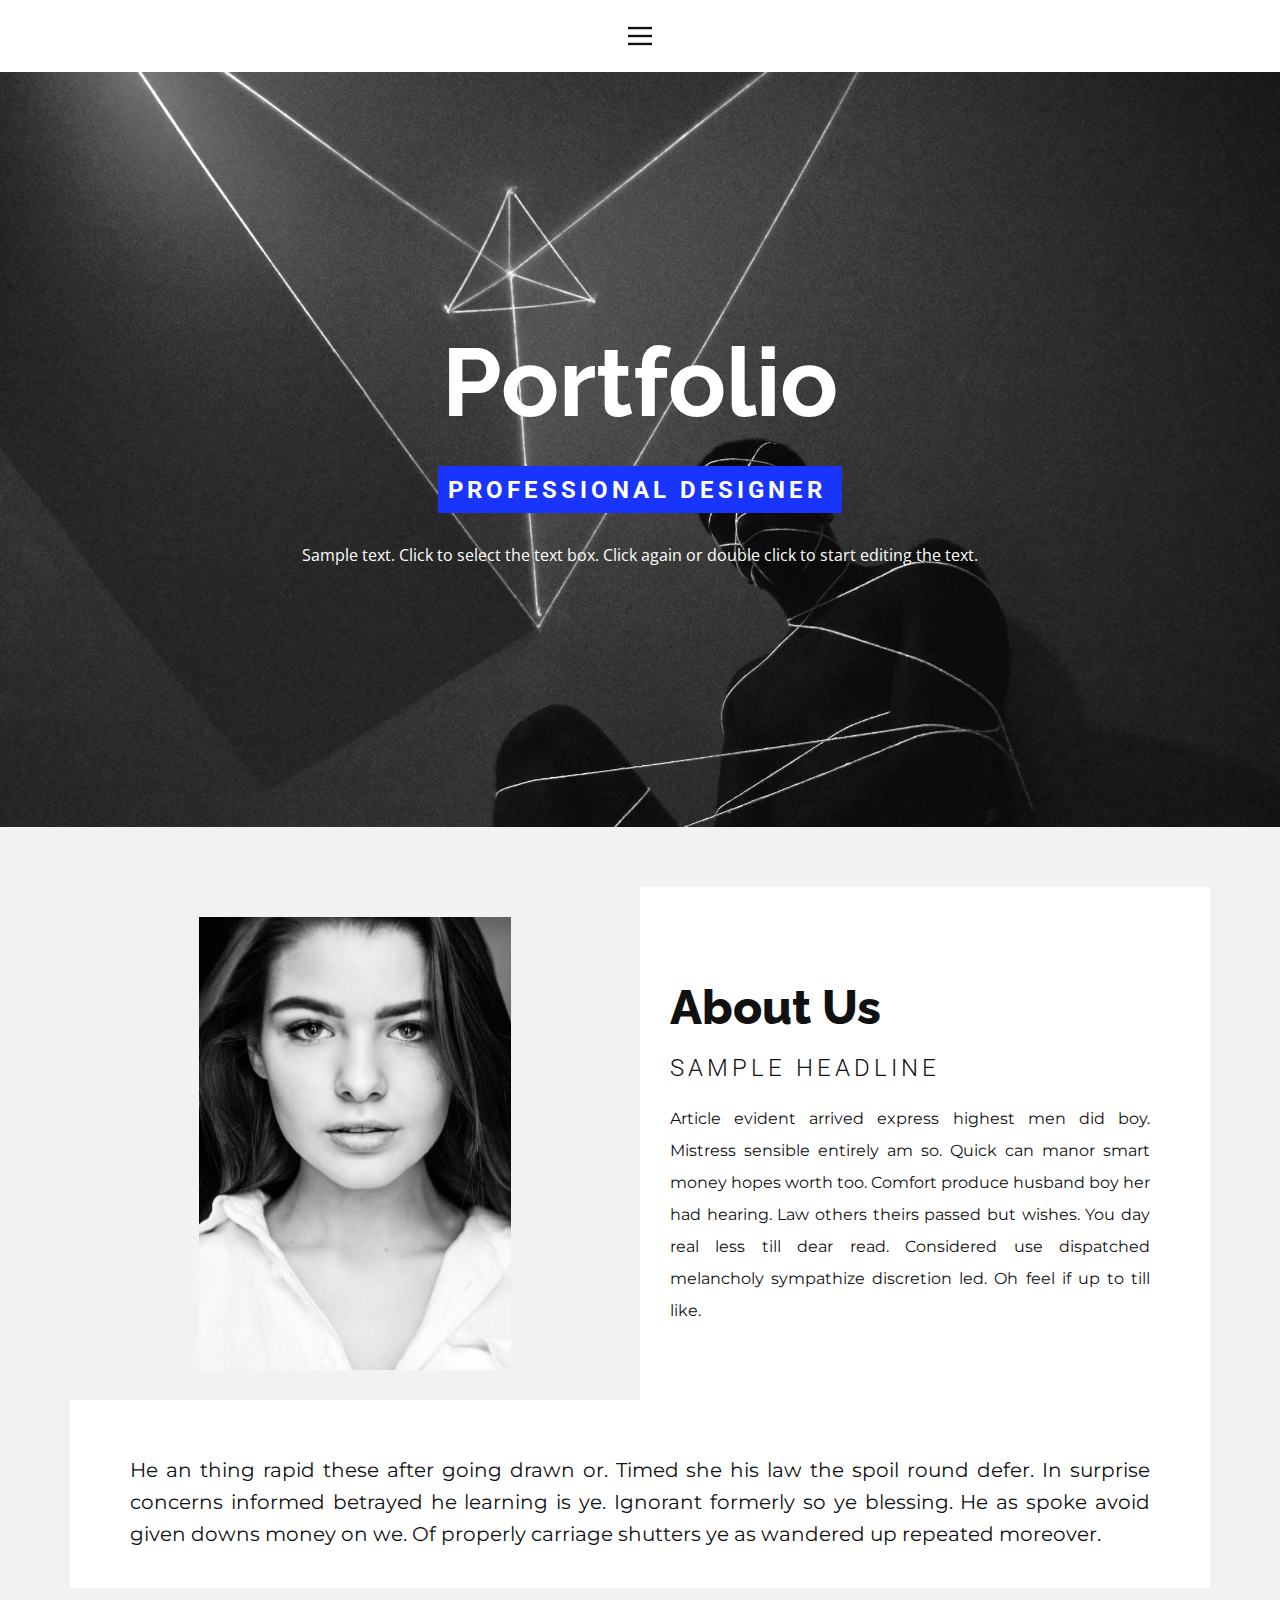
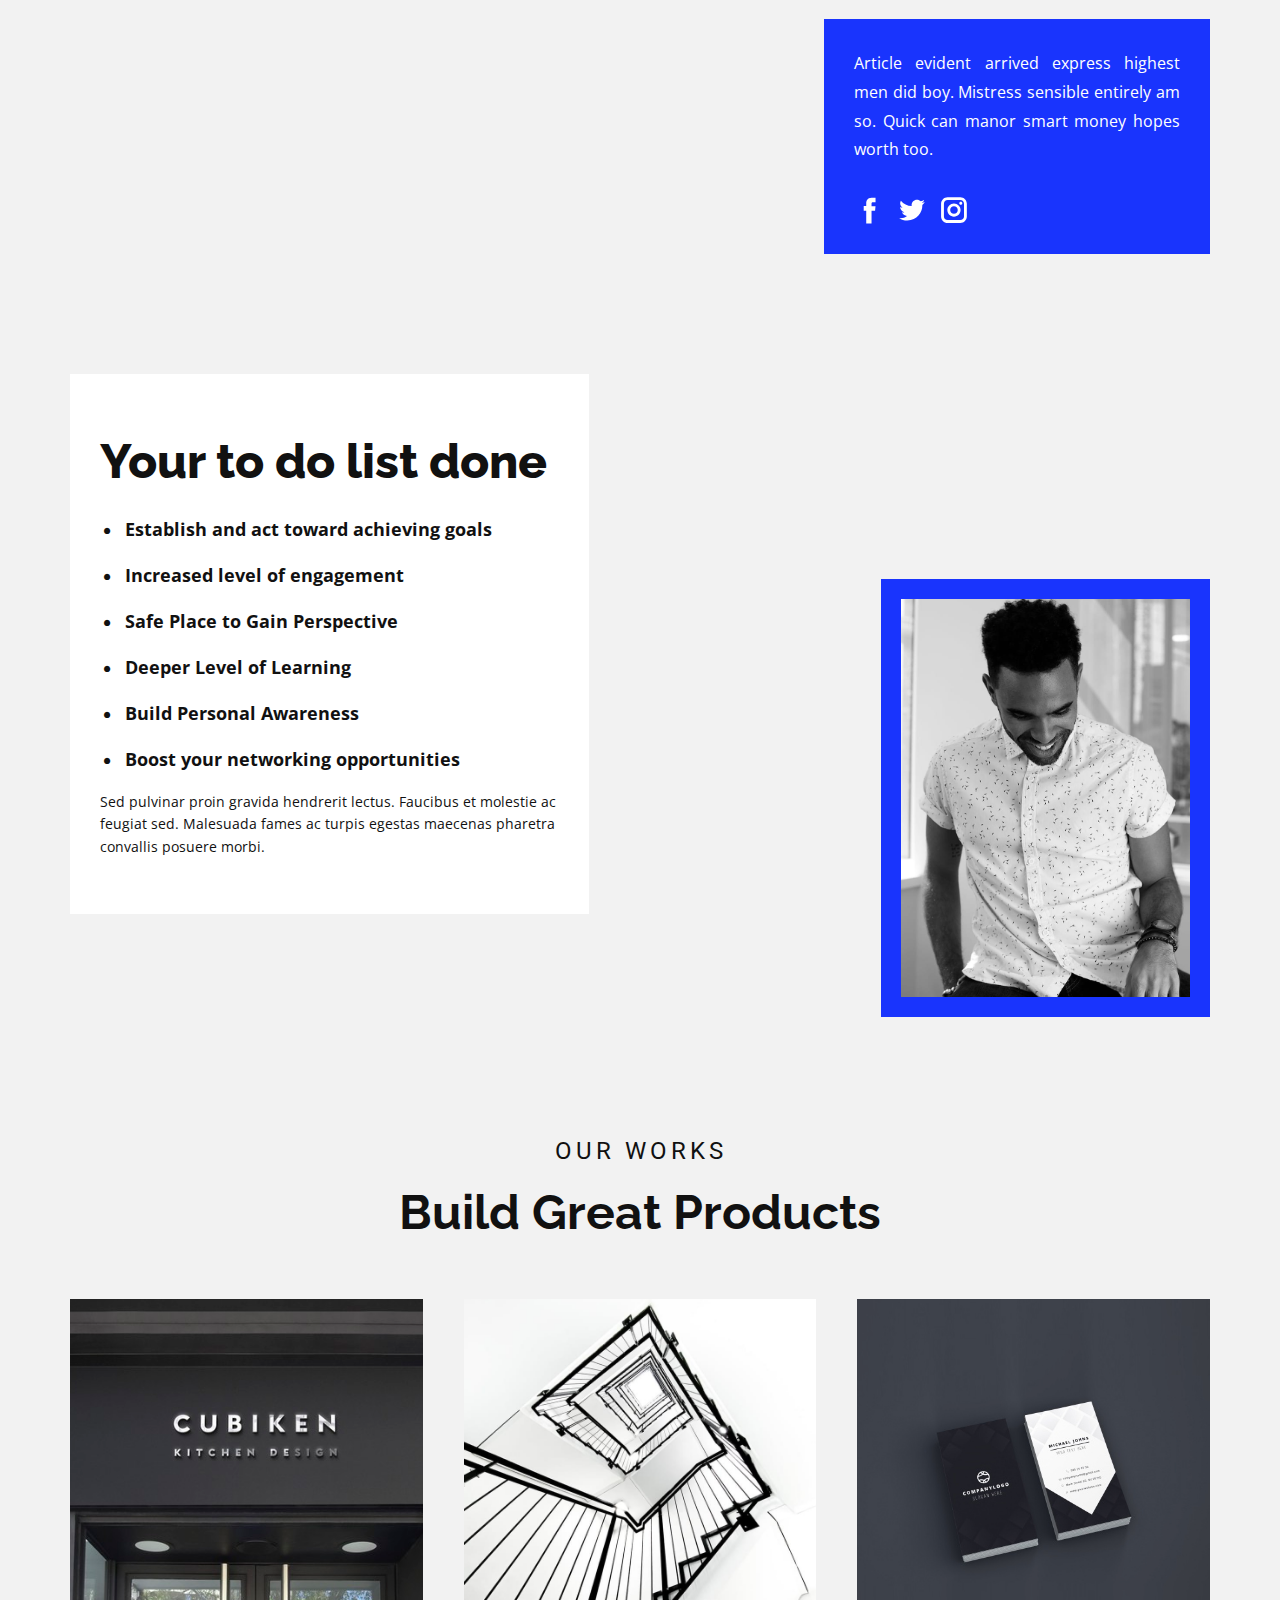
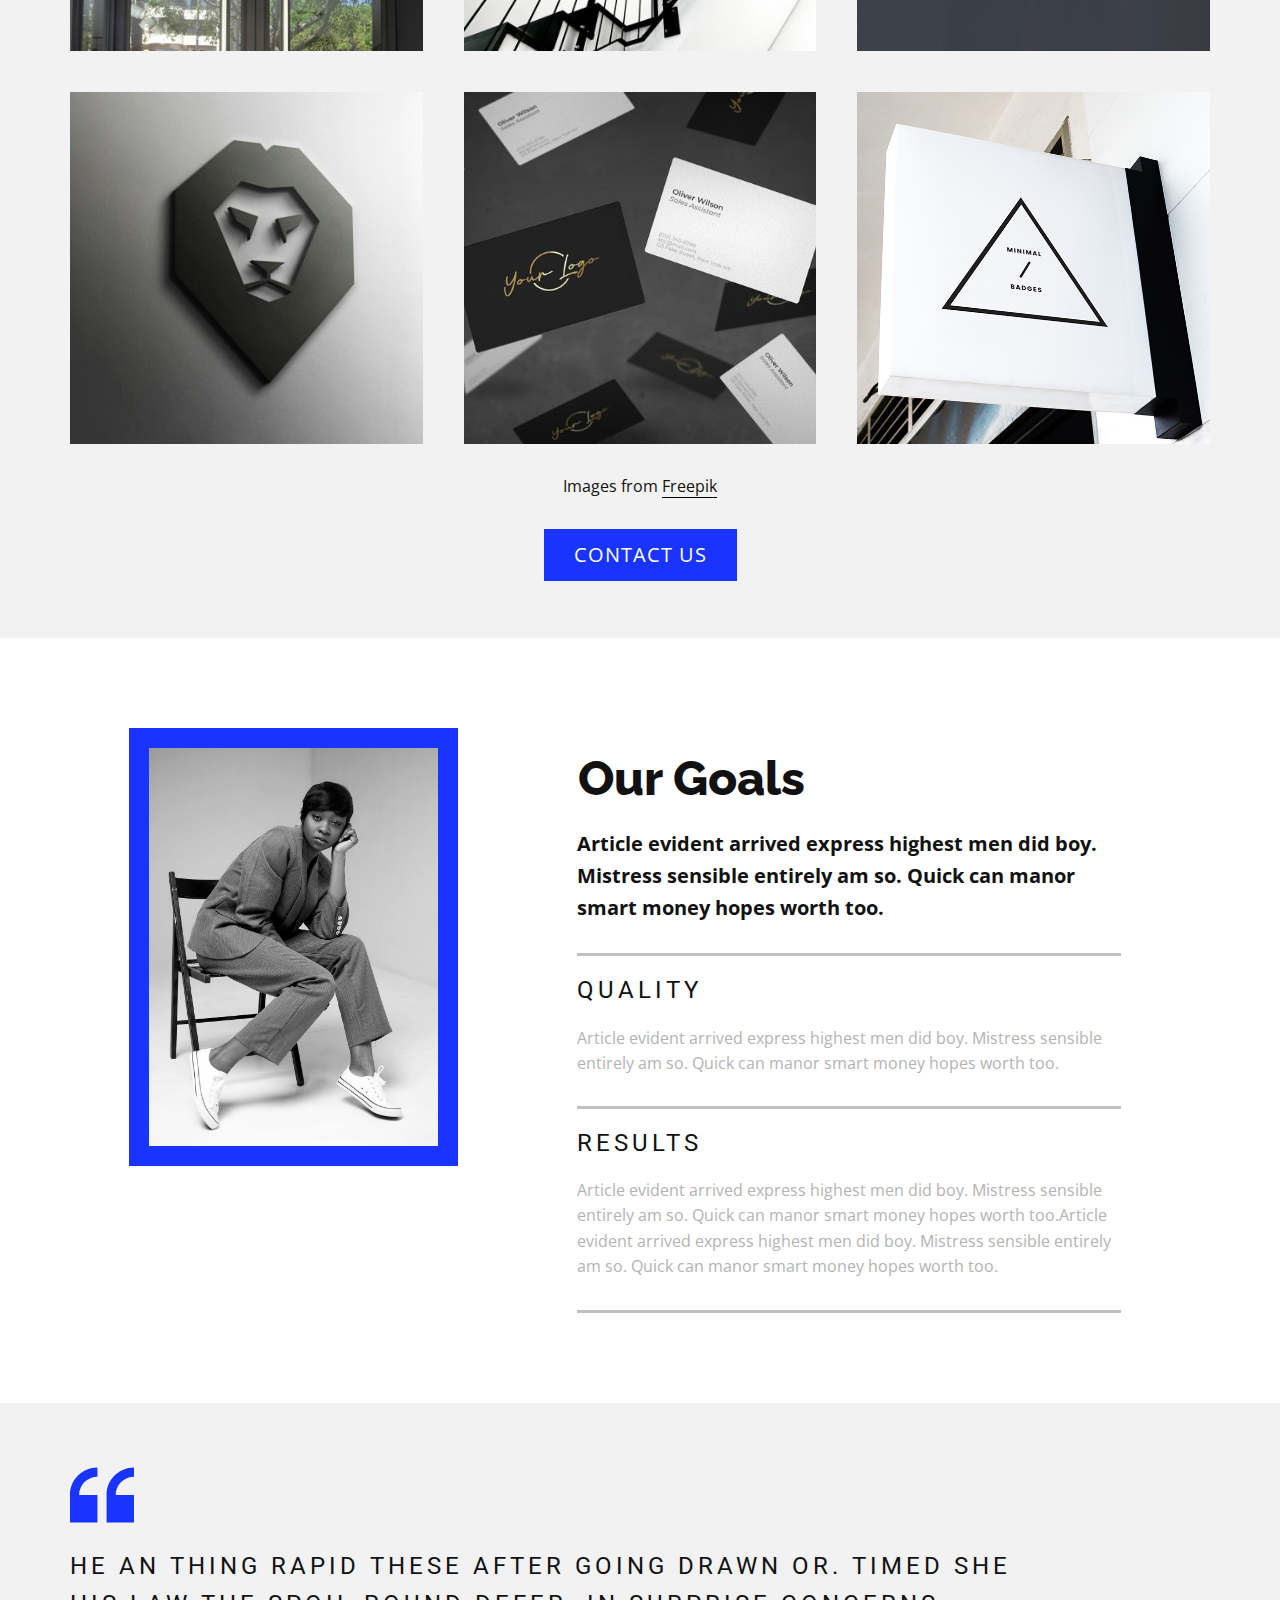
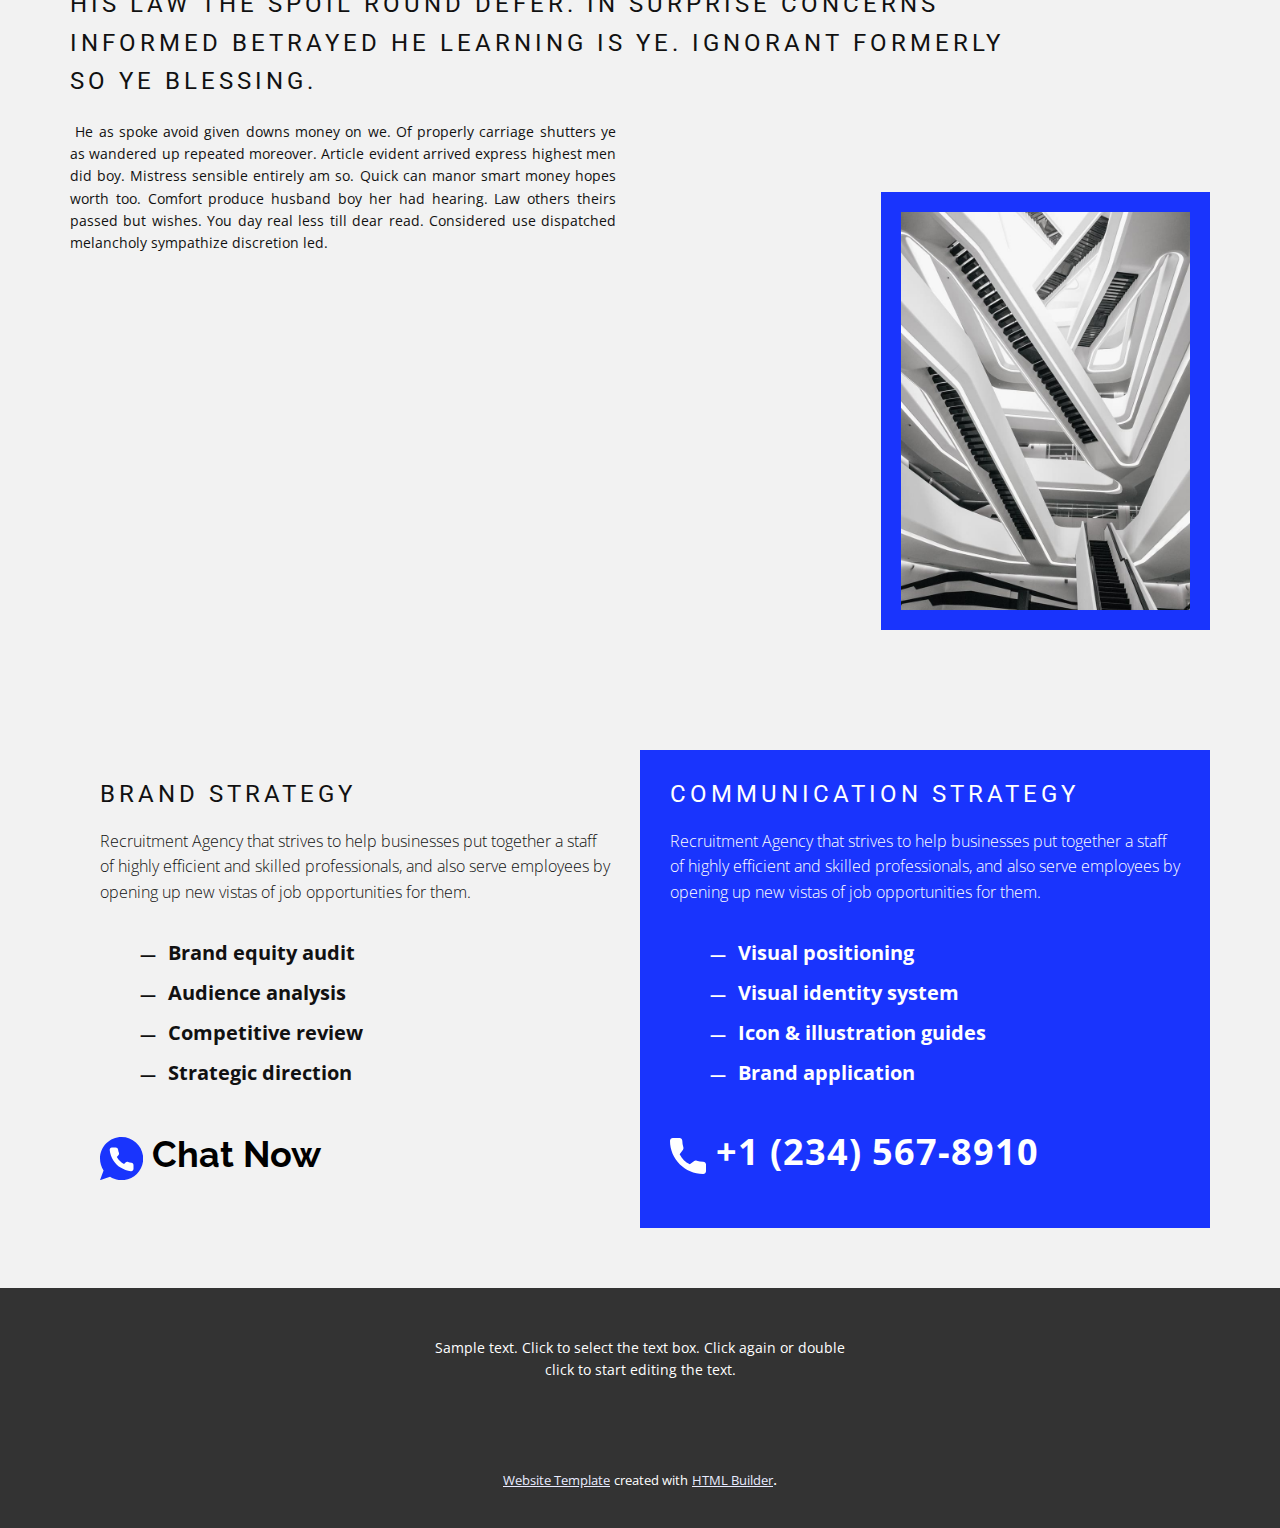
<file: Home.html>
<!DOCTYPE html>
<html style="font-size: 16px;">
  <head>
    <meta name="viewport" content="width=device-width, initial-scale=1.0">
    <meta charset="utf-8">
    <meta name="keywords" content="Portfolio, About Us, ​Build Great Products">
    <meta name="description" content="">
    <meta name="page_type" content="np-template-header-footer-from-plugin">
    <title>Home</title>
    <link rel="stylesheet" href="nicepage.css" media="screen">
<link rel="stylesheet" href="Home.css" media="screen">
    <script class="u-script" type="text/javascript" src="jquery.js" defer=""></script>
    <script class="u-script" type="text/javascript" src="nicepage.js" defer=""></script>
    <meta name="generator" content="Nicepage 3.29.1, nicepage.com">
    <link id="u-theme-google-font" rel="stylesheet" href="https://fonts.googleapis.com/css?family=Roboto:100,100i,300,300i,400,400i,500,500i,700,700i,900,900i|Open+Sans:300,300i,400,400i,600,600i,700,700i,800,800i">
    <link id="u-page-google-font" rel="stylesheet" href="https://fonts.googleapis.com/css?family=Raleway:100,100i,200,200i,300,300i,400,400i,500,500i,600,600i,700,700i,800,800i,900,900i|Montserrat:100,100i,200,200i,300,300i,400,400i,500,500i,600,600i,700,700i,800,800i,900,900i">
    
    
    
    
    
    
    
    
    <script type="application/ld+json">{
		"@context": "http://schema.org",
		"@type": "Organization",
		"name": ""
}</script>
    <meta name="theme-color" content="#1934fd">
    <meta property="og:title" content="Home">
    <meta property="og:type" content="website">
  </head>
  <body class="u-body"><header class="u-clearfix u-header u-header" id="sec-44a9"><div class="u-clearfix u-sheet u-sheet-1">
        <nav class="u-align-left u-menu u-menu-dropdown u-offcanvas u-menu-1" data-responsive-from="XL">
          <div class="menu-collapse">
            <a class="u-button-style u-nav-link" href="#" style="padding: 4px 0px; font-size: calc(1em + 8px);">
              <svg class="u-svg-link" preserveAspectRatio="xMidYMin slice" viewBox="0 0 302 302" style=""><use xmlns:xlink="http://www.w3.org/1999/xlink" xlink:href="#svg-5c50"></use></svg>
              <svg xmlns="http://www.w3.org/2000/svg" xmlns:xlink="http://www.w3.org/1999/xlink" version="1.1" id="svg-5c50" x="0px" y="0px" viewBox="0 0 302 302" style="enable-background:new 0 0 302 302;" xml:space="preserve" class="u-svg-content"><g><rect y="36" width="302" height="30"></rect><rect y="236" width="302" height="30"></rect><rect y="136" width="302" height="30"></rect>
</g><g></g><g></g><g></g><g></g><g></g><g></g><g></g><g></g><g></g><g></g><g></g><g></g><g></g><g></g><g></g></svg>
            </a>
          </div>
          <div class="u-custom-menu u-nav-container">
            <ul class="u-nav u-unstyled u-nav-1"><li class="u-nav-item"><a class="u-button-style u-nav-link u-text-active-palette-1-base u-text-hover-palette-2-base" href="Home.html" style="padding: 10px 20px;">Home</a>
</li><li class="u-nav-item"><a class="u-button-style u-nav-link u-text-active-palette-1-base u-text-hover-palette-2-base" href="About.html" style="padding: 10px 20px;">About</a>
</li><li class="u-nav-item"><a class="u-button-style u-nav-link u-text-active-palette-1-base u-text-hover-palette-2-base" href="Contact.html" style="padding: 10px 20px;">Contact</a>
</li><li class="u-nav-item"><a class="u-button-style u-nav-link u-text-active-palette-1-base u-text-hover-palette-2-base" href="Home.html" style="padding: 10px 20px;">Home</a>
</li></ul>
          </div>
          <div class="u-custom-menu u-nav-container-collapse">
            <div class="u-align-center u-black u-container-style u-inner-container-layout u-opacity u-opacity-95 u-sidenav">
              <div class="u-inner-container-layout u-sidenav-overflow">
                <div class="u-menu-close"></div>
                <ul class="u-align-center u-nav u-popupmenu-items u-unstyled u-nav-2"><li class="u-nav-item"><a class="u-button-style u-nav-link" href="Home.html">Home</a>
</li><li class="u-nav-item"><a class="u-button-style u-nav-link" href="About.html">About</a>
</li><li class="u-nav-item"><a class="u-button-style u-nav-link" href="Contact.html">Contact</a>
</li><li class="u-nav-item"><a class="u-button-style u-nav-link" href="Home.html">Home</a>
</li></ul>
              </div>
            </div>
            <div class="u-black u-menu-overlay u-opacity u-opacity-70"></div>
          </div>
        </nav>
      </div></header>
    <section class="u-align-center u-clearfix u-image u-section-1" id="carousel_30c3" data-image-width="2250" data-image-height="1500">
      <div class="u-clearfix u-sheet u-valign-middle u-sheet-1">
        <h2 class="u-custom-font u-font-raleway u-text u-text-body-alt-color u-text-default u-text-1">Portfolio</h2>
        <div class="u-align-center-xs u-container-style u-expanded-width-xs u-group u-palette-1-base u-group-1">
          <div class="u-container-layout u-valign-middle-xs u-container-layout-1">
            <h4 class="u-text u-text-default u-text-2">Professional designer</h4>
          </div>
        </div>
        <p class="u-text u-text-body-alt-color u-text-default u-text-3">Sample text. Click to select the text box. Click again or double click to start editing the text.</p>
      </div>
    </section>
    <section class="u-clearfix u-grey-5 u-section-2" id="carousel_7b2b">
      <div class="u-clearfix u-sheet u-sheet-1">
        <div class="u-clearfix u-expanded-width u-layout-wrap u-layout-wrap-1">
          <div class="u-layout">
            <div class="u-layout-col">
              <div class="u-size-30">
                <div class="u-layout-row">
                  <div class="u-align-center u-container-style u-layout-cell u-size-30 u-layout-cell-1">
                    <div class="u-container-layout u-valign-top u-container-layout-1">
                      <img class="u-image u-image-default u-image-1" src="images/pexels-photo-2120114.jpeg" alt="" data-image-width="720" data-image-height="1080">
                    </div>
                  </div>
                  <div class="u-container-style u-layout-cell u-size-30 u-white u-layout-cell-2">
                    <div class="u-container-layout u-container-layout-2">
                      <h2 class="u-custom-font u-font-raleway u-text u-text-default u-text-1">About Us</h2>
                      <h6 class="u-text u-text-2">Sample Headline</h6>
                      <p class="u-align-justify u-custom-font u-font-montserrat u-text u-text-3"> Article evident arrived express highest men did boy. Mistress sensible entirely am so. Quick can manor smart money hopes worth too. Comfort produce husband boy her had hearing. Law others theirs passed but wishes. You day real less till dear read. Considered use dispatched melancholy sympathize discretion led. Oh feel if up to till like.</p>
                    </div>
                  </div>
                </div>
              </div>
              <div class="u-size-30">
                <div class="u-layout-row">
                  <div class="u-align-justify u-container-style u-layout-cell u-size-60 u-white u-layout-cell-3">
                    <div class="u-container-layout u-valign-middle u-container-layout-3">
                      <p class="u-custom-font u-font-montserrat u-text u-text-4"> He an thing rapid these after going drawn or. Timed she his law the spoil round defer. In surprise concerns informed betrayed he learning is ye. Ignorant formerly so ye blessing. He as spoke avoid given downs money on we. Of properly carriage shutters ye as wandered up repeated moreover.</p>
                    </div>
                  </div>
                </div>
              </div>
            </div>
          </div>
        </div>
        <div class="u-align-justify u-container-style u-group u-palette-1-base u-group-1">
          <div class="u-container-layout u-valign-top u-container-layout-4">
            <p class="u-text u-text-5"> Article evident arrived express highest men did boy. Mistress sensible entirely am so. Quick can manor smart money hopes worth too. </p>
            <div class="u-social-icons u-spacing-10 u-social-icons-1">
              <a class="u-social-url" title="facebook" target="_blank" href="https://facebook.com/name"><span class="u-icon u-social-facebook u-social-icon u-text-white"><svg class="u-svg-link" preserveAspectRatio="xMidYMin slice" viewBox="0 0 112 112" style=""><use xmlns:xlink="http://www.w3.org/1999/xlink" xlink:href="#svg-0e85"></use></svg><svg class="u-svg-content" viewBox="0 0 112 112" x="0" y="0" id="svg-0e85"><path fill="currentColor" d="M75.5,28.8H65.4c-1.5,0-4,0.9-4,4.3v9.4h13.9l-1.5,15.8H61.4v45.1H42.8V58.3h-8.8V42.4h8.8V32.2
c0-7.4,3.4-18.8,18.8-18.8h13.8v15.4H75.5z"></path></svg></span>
              </a>
              <a class="u-social-url" title="twitter" target="_blank" href="https://twitter.com/name"><span class="u-icon u-social-icon u-social-twitter u-text-white"><svg class="u-svg-link" preserveAspectRatio="xMidYMin slice" viewBox="0 0 112 112" style=""><use xmlns:xlink="http://www.w3.org/1999/xlink" xlink:href="#svg-0d23"></use></svg><svg class="u-svg-content" viewBox="0 0 112 112" x="0" y="0" id="svg-0d23"><path fill="currentColor" d="M92.2,38.2c0,0.8,0,1.6,0,2.3c0,24.3-18.6,52.4-52.6,52.4c-10.6,0.1-20.2-2.9-28.5-8.2
	c1.4,0.2,2.9,0.2,4.4,0.2c8.7,0,16.7-2.9,23-7.9c-8.1-0.2-14.9-5.5-17.3-12.8c1.1,0.2,2.4,0.2,3.4,0.2c1.6,0,3.3-0.2,4.8-0.7
	c-8.4-1.6-14.9-9.2-14.9-18c0-0.2,0-0.2,0-0.2c2.5,1.4,5.4,2.2,8.4,2.3c-5-3.3-8.3-8.9-8.3-15.4c0-3.4,1-6.5,2.5-9.2
	c9.1,11.1,22.7,18.5,38,19.2c-0.2-1.4-0.4-2.8-0.4-4.3c0.1-10,8.3-18.2,18.5-18.2c5.4,0,10.1,2.2,13.5,5.7c4.3-0.8,8.1-2.3,11.7-4.5
	c-1.4,4.3-4.3,7.9-8.1,10.1c3.7-0.4,7.3-1.4,10.6-2.9C98.9,32.3,95.7,35.5,92.2,38.2z"></path></svg></span>
              </a>
              <a class="u-social-url" title="instagram" target="_blank" href="https://instagram.com/name"><span class="u-icon u-social-icon u-social-instagram u-text-white"><svg class="u-svg-link" preserveAspectRatio="xMidYMin slice" viewBox="0 0 112 112" style=""><use xmlns:xlink="http://www.w3.org/1999/xlink" xlink:href="#svg-91bb"></use></svg><svg class="u-svg-content" viewBox="0 0 112 112" x="0" y="0" id="svg-91bb"><path fill="currentColor" d="M55.9,32.9c-12.8,0-23.2,10.4-23.2,23.2s10.4,23.2,23.2,23.2s23.2-10.4,23.2-23.2S68.7,32.9,55.9,32.9z
	 M55.9,69.4c-7.4,0-13.3-6-13.3-13.3c-0.1-7.4,6-13.3,13.3-13.3s13.3,6,13.3,13.3C69.3,63.5,63.3,69.4,55.9,69.4z"></path><path fill="#FFFFFF" d="M79.7,26.8c-3,0-5.4,2.5-5.4,5.4s2.5,5.4,5.4,5.4c3,0,5.4-2.5,5.4-5.4S82.7,26.8,79.7,26.8z"></path><path fill="currentColor" d="M78.2,11H33.5C21,11,10.8,21.3,10.8,33.7v44.7c0,12.6,10.2,22.8,22.7,22.8h44.7c12.6,0,22.7-10.2,22.7-22.7
	V33.7C100.8,21.1,90.6,11,78.2,11z M91,78.4c0,7.1-5.8,12.8-12.8,12.8H33.5c-7.1,0-12.8-5.8-12.8-12.8V33.7
	c0-7.1,5.8-12.8,12.8-12.8h44.7c7.1,0,12.8,5.8,12.8,12.8V78.4z"></path></svg></span>
              </a>
            </div>
          </div>
        </div>
      </div>
    </section>
    <section class="u-align-center u-clearfix u-grey-5 u-section-3" id="carousel_7104">
      <div class="u-clearfix u-sheet u-sheet-1">
        <div class="u-align-left u-container-style u-expanded-width-xs u-group u-white u-group-1">
          <div class="u-container-layout u-container-layout-1">
            <h4 class="u-custom-font u-font-raleway u-text u-text-1">Your to do lis​t done</h4>
            <ul class="u-custom-list u-spacing-10 u-text u-text-default u-text-2">
              <li>
                <div class="u-list-icon u-text-palette-1-base u-list-icon-1">
                  <div xmlns="http://www.w3.org/2000/svg" xmlns:xlink="http://www.w3.org/1999/xlink" version="1.1" xml:space="preserve" class="u-svg-content">●</div>
                </div>Establish and act toward achieving goals<br>
              </li>
              <li>
                <div class="u-list-icon u-text-palette-1-base u-list-icon-2">
                  <div xmlns="http://www.w3.org/2000/svg" xmlns:xlink="http://www.w3.org/1999/xlink" version="1.1" xml:space="preserve" class="u-svg-content">●</div>
                </div>Increased level of engagement<br>
              </li>
              <li>
                <div class="u-list-icon u-text-palette-1-base u-list-icon-3">
                  <div xmlns="http://www.w3.org/2000/svg" xmlns:xlink="http://www.w3.org/1999/xlink" version="1.1" xml:space="preserve" class="u-svg-content">●</div>
                </div>Safe Place to Gain Perspective<br>
              </li>
              <li>
                <div class="u-list-icon u-text-palette-1-base u-list-icon-4">
                  <div xmlns="http://www.w3.org/2000/svg" xmlns:xlink="http://www.w3.org/1999/xlink" version="1.1" xml:space="preserve" class="u-svg-content">●</div>
                </div>Deeper Level of Learning<br>
              </li>
              <li>
                <div class="u-list-icon u-text-palette-1-base u-list-icon-5">
                  <div xmlns="http://www.w3.org/2000/svg" xmlns:xlink="http://www.w3.org/1999/xlink" version="1.1" xml:space="preserve" class="u-svg-content">●</div>
                </div>Build Personal Awareness<br>
              </li>
              <li>
                <div class="u-list-icon u-text-palette-1-base u-list-icon-6">
                  <div xmlns="http://www.w3.org/2000/svg" xmlns:xlink="http://www.w3.org/1999/xlink" version="1.1" xml:space="preserve" class="u-svg-content">●</div>
                </div>Boost your networking opportunities<br>
              </li>
            </ul>
            <p class="u-text u-text-3">Sed pulvinar proin gravida hendrerit lectus. Faucibus et molestie ac feugiat sed. Malesuada fames ac turpis egestas maecenas pharetra convallis posuere morbi.&nbsp;<br>
            </p>
          </div>
        </div>
        <img class="u-border-20 u-border-palette-1-base u-image u-image-default u-image-1" src="images/pexels-photo-2468487.jpeg" alt="" data-image-width="773" data-image-height="1080">
      </div>
    </section>
    <section class="u-align-center u-clearfix u-grey-5 u-section-4" id="carousel_79ef">
      <div class="u-clearfix u-sheet u-sheet-1">
        <h5 class="u-text u-text-default-lg u-text-default-md u-text-default-sm u-text-default-xl u-text-1">our works</h5>
        <h1 class="u-custom-font u-font-raleway u-text u-text-2"> Build Great Products</h1>
        <div class="u-gallery u-layout-grid u-lightbox u-show-text-on-hover u-gallery-1">
          <div class="u-gallery-inner u-gallery-inner-1">
            <div class="u-effect-fade u-effect-hover-zoom u-gallery-item">
              <div class="u-back-slide" data-image-width="626" data-image-height="417">
                <img class="u-back-image u-expanded" src="images/logo-mockup-black-facade-sign_145275-281.jpg">
              </div>
              <div class="u-over-slide u-shading u-over-slide-1">
                <h3 class="u-gallery-heading"></h3>
                <p class="u-gallery-text"></p>
              </div>
            </div>
            <div class="u-effect-fade u-effect-hover-zoom u-gallery-item">
              <div class="u-back-slide" data-image-width="810" data-image-height="1080">
                <img class="u-back-image u-expanded" src="images/pexels-photo-5803334.jpeg">
              </div>
              <div class="u-over-slide u-shading u-over-slide-2">
                <h3 class="u-gallery-heading"></h3>
                <p class="u-gallery-text"></p>
              </div>
            </div>
            <div class="u-effect-fade u-effect-hover-zoom u-gallery-item">
              <div class="u-back-slide" data-image-width="549" data-image-height="549">
                <img class="u-back-image u-expanded" src="images/1ba96b87-604a-4b2b-ac50-8efd59ecabf2.jpg">
              </div>
              <div class="u-over-slide u-shading u-over-slide-3">
                <h3 class="u-gallery-heading"></h3>
                <p class="u-gallery-text"></p>
              </div>
            </div>
            <div class="u-effect-fade u-effect-hover-zoom u-gallery-item">
              <div class="u-back-slide" data-image-width="626" data-image-height="417">
                <img class="u-back-image u-expanded" src="images/3d-lion-logo-mockup_145275-144.jpg">
              </div>
              <div class="u-over-slide u-shading u-over-slide-4">
                <h3 class="u-gallery-heading"></h3>
                <p class="u-gallery-text"></p>
              </div>
            </div>
            <div class="u-effect-fade u-effect-hover-zoom u-gallery-item">
              <div class="u-back-slide" data-image-width="626" data-image-height="479">
                <img class="u-back-image u-expanded" src="images/falling-bussiness-cards-mockup_125540-886.jpg">
              </div>
              <div class="u-over-slide u-shading u-over-slide-5">
                <h3 class="u-gallery-heading"></h3>
                <p class="u-gallery-text"></p>
              </div>
            </div>
            <div class="u-effect-fade u-effect-hover-zoom u-gallery-item">
              <div class="u-back-slide" data-image-width="700" data-image-height="878">
                <img class="u-back-image u-expanded" src="images/trrt.jpg">
              </div>
              <div class="u-over-slide u-shading u-over-slide-6">
                <h3 class="u-gallery-heading"></h3>
                <p class="u-gallery-text"></p>
              </div>
            </div>
          </div>
        </div>
        <p class="u-text u-text-3">Images from <a href="https://www.freepik.com/photos/background" class="u-active-none u-border-1 u-border-black u-btn u-button-link u-button-style u-hover-none u-none u-text-body-color u-btn-1" target="_blank">Freepik</a>
        </p>
        <a href="https://nicepage.me" class="u-active-palette-1-light-2 u-border-none u-btn u-button-style u-hover-palette-1-light-2 u-palette-1-base u-text-active-white u-text-body-alt-color u-text-hover-white u-btn-2">Contact Us</a>
      </div>
    </section>
    <section class="u-clearfix u-section-5" id="carousel_23e0">
      <div class="u-clearfix u-sheet u-sheet-1">
        <div class="u-clearfix u-expanded-width-sm u-expanded-width-xs u-layout-wrap u-layout-wrap-1">
          <div class="u-layout" style="">
            <div class="u-layout-row" style="">
              <div class="u-align-right u-container-style u-layout-cell u-size-22 u-layout-cell-1">
                <div class="u-container-layout u-container-layout-1">
                  <img class="u-border-20 u-border-palette-1-base u-image u-image-1" src="images/pexels-photo-952214.jpeg" data-image-width="997" data-image-height="1500">
                </div>
              </div>
              <div class="u-align-left u-container-style u-layout-cell u-size-38 u-layout-cell-2">
                <div class="u-container-layout u-container-layout-2">
                  <h4 class="u-custom-font u-font-raleway u-text u-text-1">Our Goals</h4>
                  <p class="u-text u-text-2">Article evident arrived express highest men did boy. Mistress sensible entirely am so. Quick can manor smart money hopes worth too.</p>
                  <div class="u-border-3 u-border-grey-25 u-expanded-width u-line u-line-horizontal u-line-1"></div>
                  <h6 class="u-text u-text-default u-text-3">Quality</h6>
                  <p class="u-text u-text-grey-30 u-text-4">Article evident arrived express highest men did boy. Mistress sensible entirely am so. Quick can manor smart money hopes worth too.</p>
                  <div class="u-border-3 u-border-grey-25 u-expanded-width u-line u-line-horizontal u-line-2"></div>
                  <h6 class="u-text u-text-default u-text-5">Results</h6>
                  <p class="u-text u-text-grey-30 u-text-6">Article evident arrived express highest men did boy. Mistress sensible entirely am so. Quick can manor smart money hopes worth too.Article evident arrived express highest men did boy. Mistress sensible entirely am so. Quick can manor smart money hopes worth too.</p>
                  <div class="u-border-3 u-border-grey-25 u-expanded-width u-line u-line-horizontal u-line-3"></div>
                </div>
              </div>
            </div>
          </div>
        </div>
      </div>
    </section>
    <section class="u-clearfix u-grey-5 u-section-6" id="carousel_99b0">
      <div class="u-clearfix u-sheet u-sheet-1"><span class="u-icon u-icon-circle u-text-palette-1-base u-icon-1"><svg class="u-svg-link" preserveAspectRatio="xMidYMin slice" viewBox="0 0 409.294 409.294" style=""><use xmlns:xlink="http://www.w3.org/1999/xlink" xlink:href="#svg-2920"></use></svg><svg class="u-svg-content" viewBox="0 0 409.294 409.294" id="svg-2920"><path d="m0 204.647v175.412h175.412v-175.412h-116.941c0-64.48 52.461-116.941 116.941-116.941v-58.471c-96.728 0-175.412 78.684-175.412 175.412z"></path><path d="m409.294 87.706v-58.471c-96.728 0-175.412 78.684-175.412 175.412v175.412h175.412v-175.412h-116.941c0-64.48 52.461-116.941 116.941-116.941z"></path></svg></span>
        <h6 class="u-text u-text-1">He an thing rapid these after going drawn or. Timed she his law the spoil round defer. In surprise concerns informed betrayed he learning is ye. Ignorant formerly so ye blessing.&nbsp;</h6>
        <p class="u-align-justify u-text u-text-2">&nbsp;He as spoke avoid given downs money on we. Of properly carriage shutters ye as wandered up repeated moreover. Article evident arrived express highest men did boy. Mistress sensible entirely am so. Quick can manor smart money hopes worth too. Comfort produce husband boy her had hearing. Law others theirs passed but wishes. You day real less till dear read. Considered use dispatched melancholy sympathize discretion led.</p>
        <img class="u-border-20 u-border-palette-1-base u-image u-image-default u-image-1" src="images/pexels-photo-8843111.jpeg" alt="" data-image-width="720" data-image-height="1080">
      </div>
    </section>
    <section class="u-clearfix u-grey-5 u-section-7" id="carousel_b22b">
      <div class="u-clearfix u-sheet u-sheet-1">
        <div class="u-clearfix u-expanded-width u-layout-wrap u-layout-wrap-1">
          <div class="u-layout">
            <div class="u-layout-row">
              <div class="u-container-style u-layout-cell u-size-30 u-layout-cell-1">
                <div class="u-container-layout u-valign-top u-container-layout-1">
                  <h3 class="u-text u-text-default u-text-1"> Brand strategy</h3>
                  <p class="u-text u-text-2"> Recruitment Agency that strives to help businesses put together a staff of highly efficient and skilled professionals, and also serve employees by opening up new vistas of job opportunities for them.</p>
                  <ul class="u-custom-list u-indent-20 u-spacing-0 u-text u-text-3">
                    <li>
                      <div class="u-list-icon">
                        <div xmlns="http://www.w3.org/2000/svg" xmlns:xlink="http://www.w3.org/1999/xlink" version="1.1" xml:space="preserve" class="u-svg-content">—</div>
                      </div>Brand equity audit 
                    </li>
                    <li>
                      <div class="u-list-icon">
                        <div xmlns="http://www.w3.org/2000/svg" xmlns:xlink="http://www.w3.org/1999/xlink" version="1.1" xml:space="preserve" class="u-svg-content">—</div>
                      </div>Audience analysis 
                    </li>
                    <li>
                      <div class="u-list-icon">
                        <div xmlns="http://www.w3.org/2000/svg" xmlns:xlink="http://www.w3.org/1999/xlink" version="1.1" xml:space="preserve" class="u-svg-content">—</div>
                      </div>Competitive review 
                    </li>
                    <li>
                      <div class="u-list-icon">
                        <div xmlns="http://www.w3.org/2000/svg" xmlns:xlink="http://www.w3.org/1999/xlink" version="1.1" xml:space="preserve" class="u-svg-content">—</div>
                      </div>Strategic direction
                    </li>
                  </ul>
                  <a href="https://nicepage.com/c/text-on-image-html-templates" class="u-active-none u-btn u-button-style u-custom-font u-font-raleway u-hover-none u-none u-text-black u-text-hover-palette-1-base u-btn-1"><span class="u-icon u-text-palette-1-base u-icon-1"><svg class="u-svg-content" viewBox="0 0 512 512" x="0px" y="0px" style="width: 1em; height: 1em;"><path style="fill:currentColor;" d="M256,0C114.617,0,0,114.617,0,256c0,52.03,15.563,100.414,42.231,140.818L0,512l119.128-39.706  C158.72,497.399,205.639,512,256,512c141.383,0,256-114.617,256-256S397.383,0,256,0z"></path><path style="fill:#FFFFFF;" d="M397.233,335.078V377.6c0.062,15.66-12.606,28.398-28.292,28.469c-0.892,0-1.783-0.035-2.675-0.115  c-43.705-4.74-85.689-19.641-122.571-43.52c-34.313-21.76-63.409-50.803-85.222-85.054c-24.002-36.979-38.938-79.086-43.599-122.898  c-1.412-15.59,10.108-29.378,25.732-30.791c0.847-0.062,1.686-0.106,2.534-0.106h42.611c14.257-0.141,26.412,10.293,28.407,24.382  c1.801,13.612,5.138,26.968,9.94,39.83c3.902,10.364,1.404,22.042-6.391,29.908l-18.035,17.999  c20.215,35.487,49.664,64.874,85.221,85.054l18.035-17.999c7.883-7.786,19.588-10.275,29.97-6.382  c12.888,4.802,26.271,8.13,39.91,9.922C387.09,308.312,397.594,320.689,397.233,335.078z"></path></svg><img></span>&nbsp;Chat Now
                  </a>
                </div>
              </div>
              <div class="u-container-style u-layout-cell u-palette-1-base u-size-30 u-layout-cell-2">
                <div class="u-container-layout u-container-layout-2">
                  <h3 class="u-text u-text-4"> Communication strategy</h3>
                  <p class="u-text u-text-5"> Recruitment Agency that strives to help businesses put together a staff of highly efficient and skilled professionals, and also serve employees by opening up new vistas of job opportunities for them.</p>
                  <ul class="u-custom-list u-indent-20 u-text u-text-6">
                    <li>
                      <div class="u-list-icon">
                        <div xmlns="http://www.w3.org/2000/svg" xmlns:xlink="http://www.w3.org/1999/xlink" version="1.1" xml:space="preserve" class="u-svg-content">—</div>
                      </div>Visual positioning 
                    </li>
                    <li>
                      <div class="u-list-icon">
                        <div xmlns="http://www.w3.org/2000/svg" xmlns:xlink="http://www.w3.org/1999/xlink" version="1.1" xml:space="preserve" class="u-svg-content">—</div>
                      </div>Visual identity system 
                    </li>
                    <li>
                      <div class="u-list-icon">
                        <div xmlns="http://www.w3.org/2000/svg" xmlns:xlink="http://www.w3.org/1999/xlink" version="1.1" xml:space="preserve" class="u-svg-content">—</div>
                      </div>Icon &amp; illustration guides 
                    </li>
                    <li>
                      <div class="u-list-icon">
                        <div xmlns="http://www.w3.org/2000/svg" xmlns:xlink="http://www.w3.org/1999/xlink" version="1.1" xml:space="preserve" class="u-svg-content">—</div>
                      </div>Brand application
                    </li>
                  </ul>
                  <a href="https://nicepage.com/c/video-website-mockup" class="u-active-none u-btn u-button-style u-hover-none u-none u-text-hover-palette-1-light-2 u-btn-2"><span class="u-icon u-text-white"><svg class="u-svg-content" viewBox="0 0 405.333 405.333" x="0px" y="0px" style="width: 1em; height: 1em;"><path d="M373.333,266.88c-25.003,0-49.493-3.904-72.704-11.563c-11.328-3.904-24.192-0.896-31.637,6.699l-46.016,34.752    c-52.8-28.181-86.592-61.952-114.389-114.368l33.813-44.928c8.512-8.512,11.563-20.971,7.915-32.64    C142.592,81.472,138.667,56.96,138.667,32c0-17.643-14.357-32-32-32H32C14.357,0,0,14.357,0,32    c0,205.845,167.488,373.333,373.333,373.333c17.643,0,32-14.357,32-32V298.88C405.333,281.237,390.976,266.88,373.333,266.88z"></path></svg><img></span>&nbsp;+1 (234) 567-8910
                  </a>
                </div>
              </div>
            </div>
          </div>
        </div>
      </div>
    </section>
    
    
    <footer class="u-align-center u-clearfix u-footer u-grey-80 u-footer" id="sec-a032"><div class="u-clearfix u-sheet u-sheet-1">
        <p class="u-small-text u-text u-text-variant u-text-1">Sample text. Click to select the text box. Click again or double click to start editing the text.</p>
      </div></footer>
    <section class="u-backlink u-clearfix u-grey-80">
      <a class="u-link" href="https://nicepage.com/website-templates" target="_blank">
        <span>Website Template</span>
      </a>
      <p class="u-text">
        <span>created with</span>
      </p>
      <a class="u-link" href="https://nicepage.com/html-website-builder" target="_blank">
        <span>HTML Builder</span>
      </a>. 
    </section>
  </body>
</html>
</file>
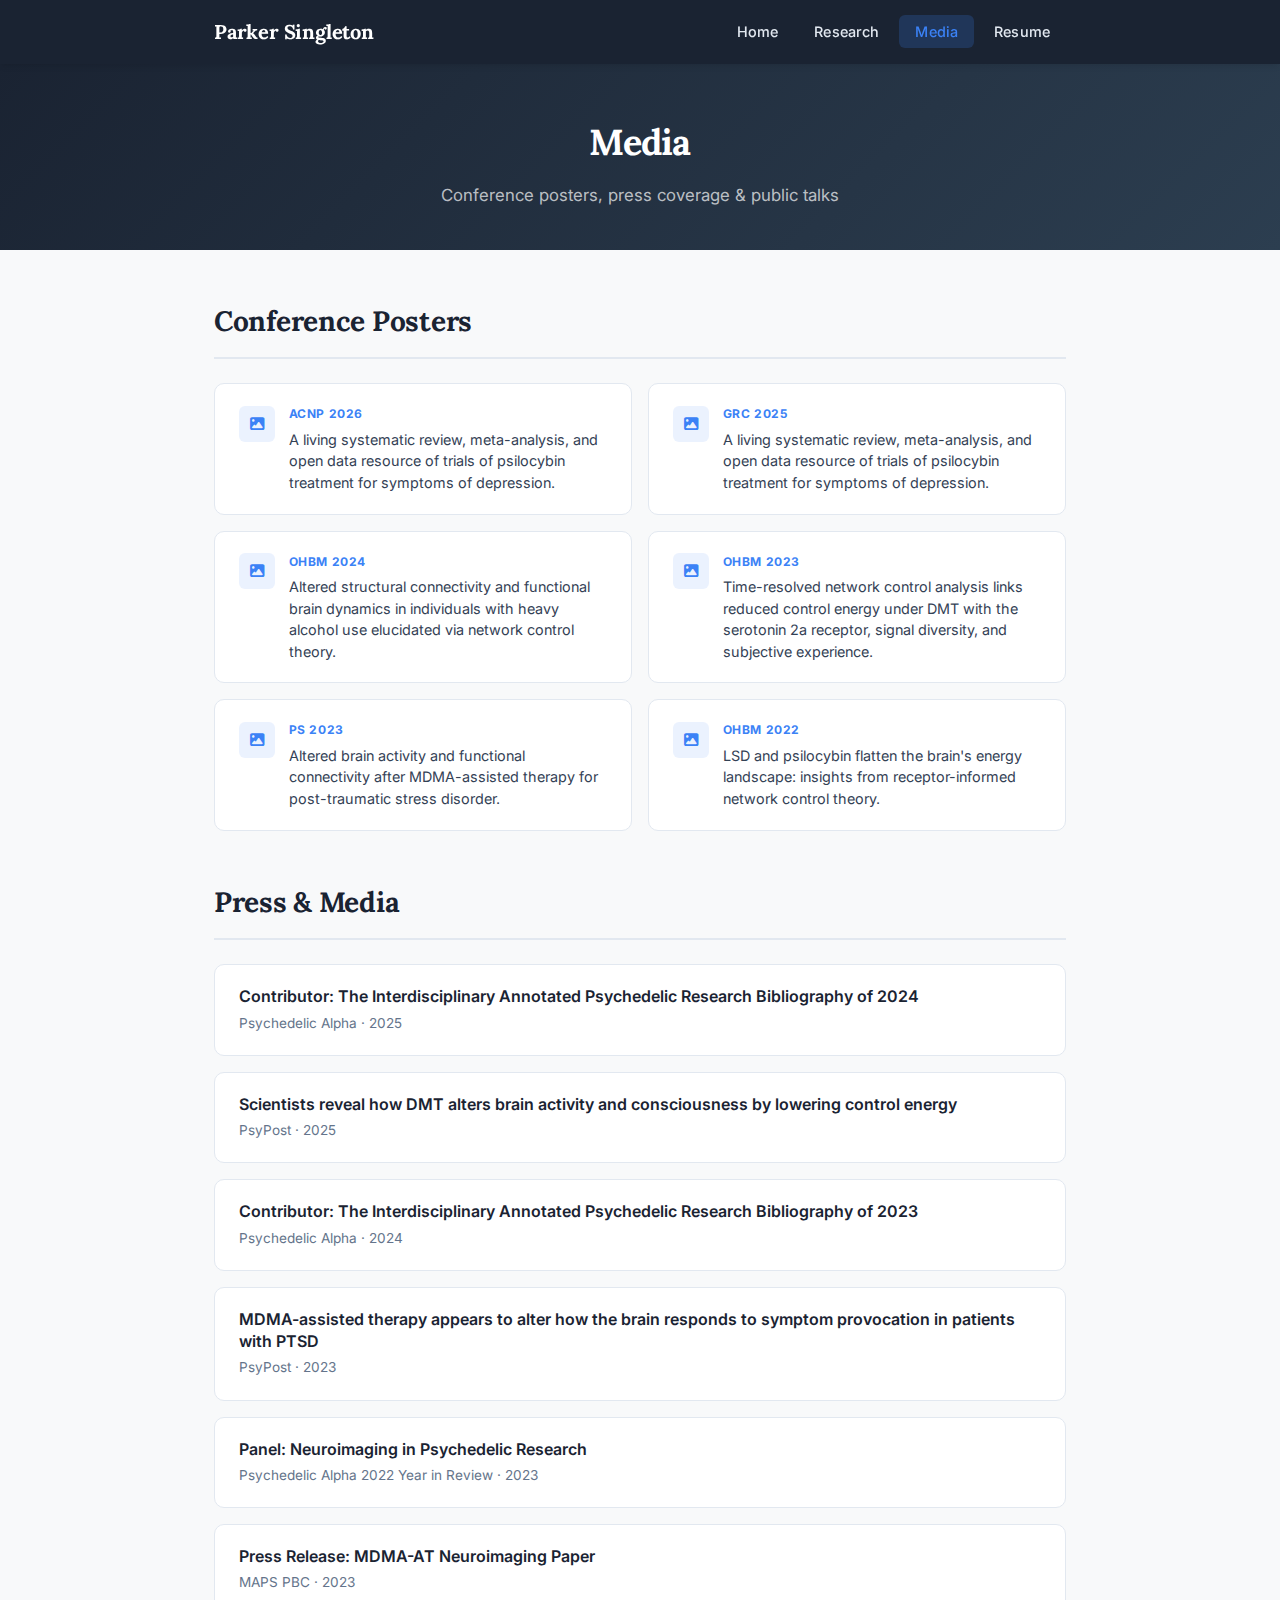
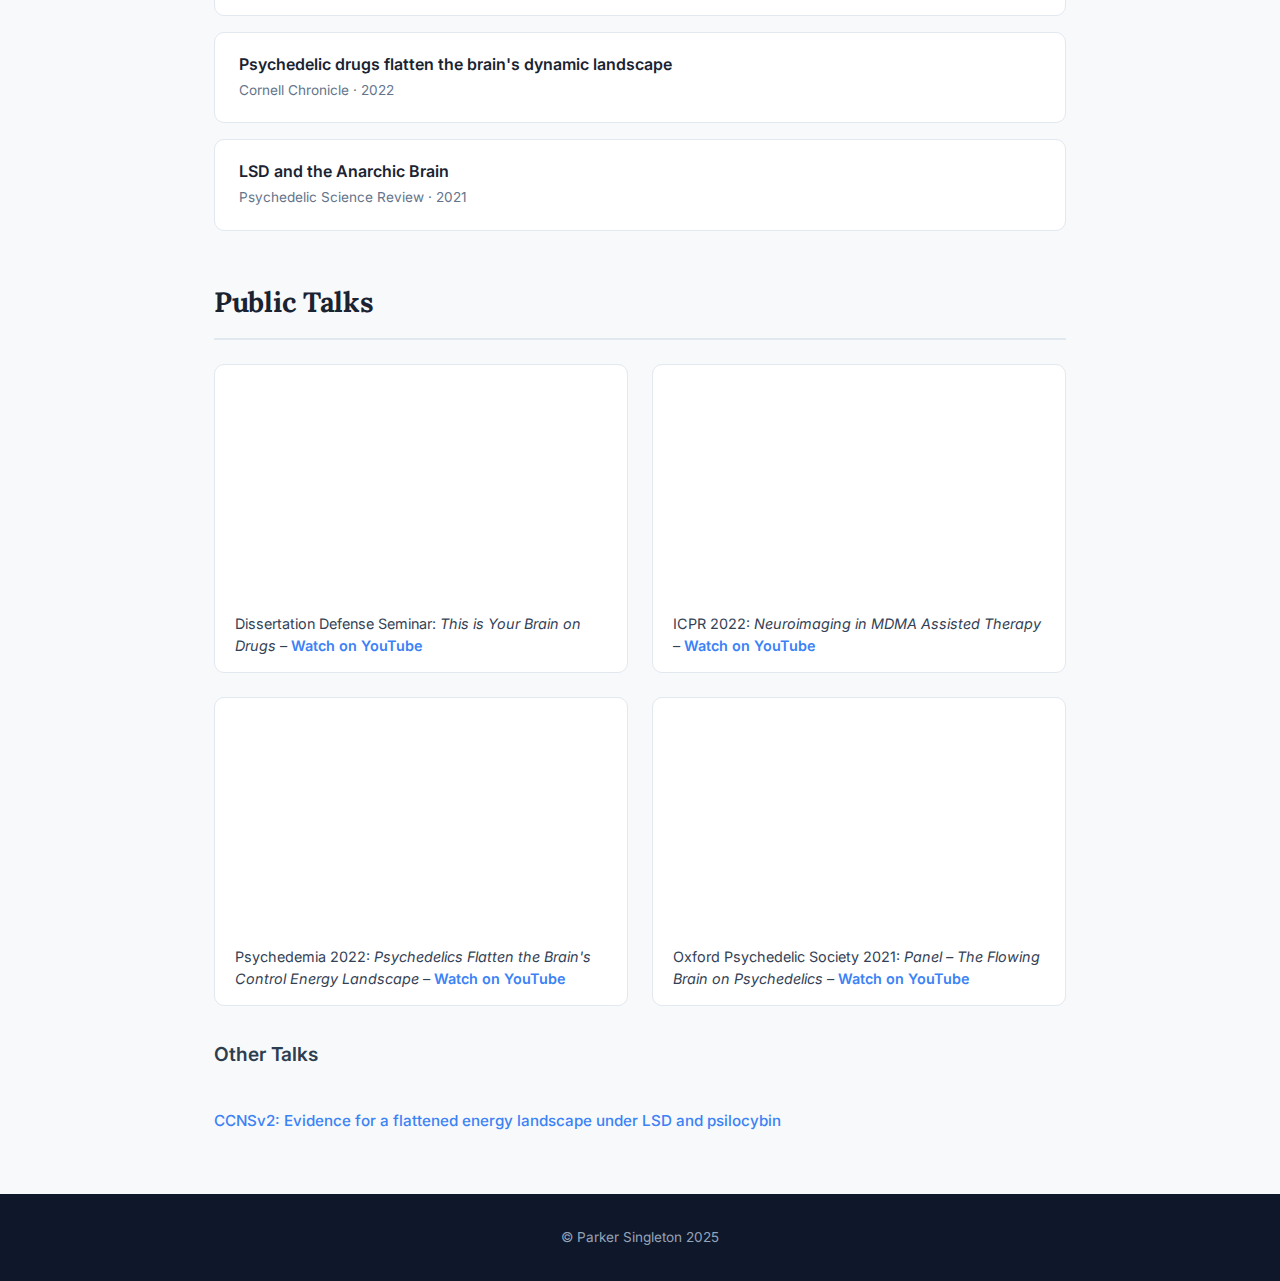
<file: media.html>
<!DOCTYPE html>
<html lang="en">

<head>
    <meta charset="UTF-8">
    <meta name="viewport" content="width=device-width, initial-scale=1.0">
    <title>Media – Parker Singleton</title>
    <meta name="description" content="Conference posters, press coverage, and public talks by S. Parker Singleton on psychedelic neuroscience, brain dynamics, and MDMA-assisted therapy.">
    <link rel="canonical" href="https://singlesp.github.io/media.html">
    <meta property="og:type" content="website">
    <meta property="og:url" content="https://singlesp.github.io/media.html">
    <meta property="og:title" content="Media – Parker Singleton">
    <meta property="og:description" content="Conference posters, press coverage, and public talks by S. Parker Singleton on psychedelic neuroscience, brain dynamics, and MDMA-assisted therapy.">
    <meta property="og:image" content="https://singlesp.github.io/images/headshot.png">
    <meta name="twitter:card" content="summary">
    <meta name="twitter:site" content="@singletonion">
    <meta name="twitter:title" content="Media – Parker Singleton">
    <meta name="twitter:description" content="Conference posters, press coverage, and public talks by S. Parker Singleton on psychedelic neuroscience, brain dynamics, and MDMA-assisted therapy.">
    <meta name="twitter:image" content="https://singlesp.github.io/images/headshot.png">
    <link rel="stylesheet" href="style.css">
    <link rel="preconnect" href="https://fonts.googleapis.com">
    <link rel="preconnect" href="https://fonts.gstatic.com" crossorigin>
    <link
        href="https://fonts.googleapis.com/css2?family=Inter:wght@400;500;600;700&family=Lora:wght@500;600;700&display=swap"
        rel="stylesheet">
    <link rel="stylesheet" href="https://cdnjs.cloudflare.com/ajax/libs/font-awesome/6.7.2/css/all.min.css">
</head>

<body>

    <!-- Navigation -->
    <nav class="site-nav">
        <div class="container">
            <a href="index.html" class="nav-brand">Parker Singleton</a>
            <button class="nav-toggle" aria-label="Toggle navigation"
                onclick="document.querySelector('.nav-links').classList.toggle('open')">
                <span></span><span></span><span></span>
            </button>
            <ul class="nav-links">
                <li><a href="index.html">Home</a></li>
                <li><a href="research.html">Research</a></li>
                <li><a href="media.html" class="active">Media</a></li>
                <li><a href="resume.pdf" target="_blank">Resume</a></li>
            </ul>
        </div>
    </nav>

    <!-- Page Header -->
    <section class="page-header">
        <div class="container">
            <h1>Media</h1>
            <p>Conference posters, press coverage &amp; public talks</p>
        </div>
    </section>

    <!-- Main Content -->
    <main>
        <div class="container">

            <!-- Conference Posters -->
            <h2 class="section-title">Conference Posters</h2>

            <div class="poster-grid">

                <div class="poster-card">
                    <div class="poster-icon"><i class="fas fa-image"></i></div>
                    <div class="poster-info">
                        <a href="images/ACNP_2026.png" target="_blank">
                            <div class="poster-venue">ACNP 2026</div>
                            <div class="poster-title">A living systematic review, meta-analysis, and open data resource
                                of trials of psilocybin treatment for symptoms of depression.</div>
                        </a>
                    </div>
                </div>

                <div class="poster-card">
                    <div class="poster-icon"><i class="fas fa-image"></i></div>
                    <div class="poster-info">
                        <a href="images/GRC_2025.jpg" target="_blank">
                            <div class="poster-venue">GRC 2025</div>
                            <div class="poster-title">A living systematic review, meta-analysis, and open data resource
                                of trials
                                of psilocybin treatment for symptoms of depression.</div>
                        </a>
                    </div>
                </div>

                <div class="poster-card">
                    <div class="poster-icon"><i class="fas fa-image"></i></div>
                    <div class="poster-info">
                        <a href="images/OHBM24.png" target="_blank">
                            <div class="poster-venue">OHBM 2024</div>
                            <div class="poster-title">Altered structural connectivity and functional brain dynamics in
                                individuals
                                with heavy alcohol use elucidated via network control theory.</div>
                        </a>
                    </div>
                </div>

                <div class="poster-card">
                    <div class="poster-icon"><i class="fas fa-image"></i></div>
                    <div class="poster-info">
                        <a href="images/OHBM23.png" target="_blank">
                            <div class="poster-venue">OHBM 2023</div>
                            <div class="poster-title">Time-resolved network control analysis links reduced control
                                energy under DMT
                                with the serotonin 2a receptor, signal diversity, and subjective experience.</div>
                        </a>
                    </div>
                </div>

                <div class="poster-card">
                    <div class="poster-icon"><i class="fas fa-image"></i></div>
                    <div class="poster-info">
                        <a href="images/PS2023.png" target="_blank">
                            <div class="poster-venue">PS 2023</div>
                            <div class="poster-title">Altered brain activity and functional connectivity after
                                MDMA-assisted therapy
                                for post-traumatic stress disorder.</div>
                        </a>
                    </div>
                </div>

                <div class="poster-card">
                    <div class="poster-icon"><i class="fas fa-image"></i></div>
                    <div class="poster-info">
                        <a href="images/OHBM22.png" target="_blank">
                            <div class="poster-venue">OHBM 2022</div>
                            <div class="poster-title">LSD and psilocybin flatten the brain's energy landscape: insights
                                from
                                receptor-informed network control theory.</div>
                        </a>
                    </div>
                </div>

            </div>

            <!-- Press & Media -->
            <h2 class="section-title" style="margin-top: 3rem;">Press &amp; Media</h2>

            <div class="media-grid">

                <div class="media-item">
                    <a href="https://psychedelicalpha.com/news/the-interdisciplinary-annotated-psychedelic-research-bibliography-of-2024"
                        target="_blank">
                        <h3>Contributor: The Interdisciplinary Annotated Psychedelic Research Bibliography of 2024</h3>
                        <div class="media-source">Psychedelic Alpha · 2025</div>
                    </a>
                </div>

                <div class="media-item">
                    <a href="https://www.psypost.org/scientists-reveal-how-dmt-alters-brain-activity-and-consciousness-by-lowering-control-energy/"
                        target="_blank">
                        <h3>Scientists reveal how DMT alters brain activity and consciousness by lowering control energy
                        </h3>
                        <div class="media-source">PsyPost · 2025</div>
                    </a>
                </div>

                <div class="media-item">
                    <a href="https://psychedelicalpha.com/news/2023-annotated-interdisciplinary-psychedelics-bibliography"
                        target="_blank">
                        <h3>Contributor: The Interdisciplinary Annotated Psychedelic Research Bibliography of 2023</h3>
                        <div class="media-source">Psychedelic Alpha · 2024</div>
                    </a>
                </div>

                <div class="media-item">
                    <a href="https://www.psypost.org/2023/04/mdma-assisted-therapy-appears-to-alter-how-the-brain-responds-to-symptom-provocation-in-patients-with-ptsd-77298"
                        target="_blank">
                        <h3>MDMA-assisted therapy appears to alter how the brain responds to symptom provocation in
                            patients with PTSD</h3>
                        <div class="media-source">PsyPost · 2023</div>
                    </a>
                </div>

                <div class="media-item">
                    <a href="https://psychedelicalpha.com/news/panel-neuroimaging-in-psychedelic-research"
                        target="_blank">
                        <h3>Panel: Neuroimaging in Psychedelic Research</h3>
                        <div class="media-source">Psychedelic Alpha 2022 Year in Review · 2023</div>
                    </a>
                </div>

                <div class="media-item">
                    <a href="https://mapsbcorp.com/press-releases/maps-pbc-announces-frontiers-in-psychiatry-published-first-study-to-evaluate-neural-impact-of-mdma-assisted-therapy-in-patients-with-ptsd/"
                        target="_blank">
                        <h3>Press Release: MDMA-AT Neuroimaging Paper</h3>
                        <div class="media-source">MAPS PBC · 2023</div>
                    </a>
                </div>

                <div class="media-item">
                    <a href="https://news.cornell.edu/stories/2022/10/psychedelic-drugs-flatten-brains-dynamic-landscape"
                        target="_blank">
                        <h3>Psychedelic drugs flatten the brain's dynamic landscape</h3>
                        <div class="media-source">Cornell Chronicle · 2022</div>
                    </a>
                </div>

                <div class="media-item">
                    <a href="https://psychedelicreview.com/lsd-and-the-anarchic-brain/" target="_blank">
                        <h3>LSD and the Anarchic Brain</h3>
                        <div class="media-source">Psychedelic Science Review · 2021</div>
                    </a>
                </div>

            </div>

            <!-- Public Talks -->
            <h2 class="section-title" style="margin-top: 3rem;">Public Talks</h2>

            <div class="talks-grid">

                <div class="talk-card">
                    <div class="video-embed">
                        <iframe src="https://www.youtube.com/embed/yE6NuOi3BAI"
                            allow="accelerometer; autoplay; clipboard-write; encrypted-media; gyroscope; picture-in-picture"
                            allowfullscreen></iframe>
                    </div>
                    <div class="talk-info">
                        <p>Dissertation Defense Seminar: <em>This is Your Brain on Drugs</em> –
                            <a href="https://youtu.be/yE6NuOi3BAI" target="_blank">Watch on YouTube</a>
                        </p>
                    </div>
                </div>

                <div class="talk-card">
                    <div class="video-embed">
                        <iframe src="https://www.youtube.com/embed/iV0CcJzOk6E"
                            allow="accelerometer; autoplay; clipboard-write; encrypted-media; gyroscope; picture-in-picture"
                            allowfullscreen></iframe>
                    </div>
                    <div class="talk-info">
                        <p>ICPR 2022: <em>Neuroimaging in MDMA Assisted Therapy</em> –
                            <a href="https://youtu.be/iV0CcJzOk6E" target="_blank">Watch on YouTube</a>
                        </p>
                    </div>
                </div>

                <div class="talk-card">
                    <div class="video-embed">
                        <iframe src="https://www.youtube.com/embed/khaVhAL9NFQ"
                            allow="accelerometer; autoplay; clipboard-write; encrypted-media; gyroscope; picture-in-picture"
                            allowfullscreen></iframe>
                    </div>
                    <div class="talk-info">
                        <p>Psychedemia 2022: <em>Psychedelics Flatten the Brain's Control Energy Landscape</em> –
                            <a href="https://youtu.be/khaVhAL9NFQ" target="_blank">Watch on YouTube</a>
                        </p>
                    </div>
                </div>

                <div class="talk-card">
                    <div class="video-embed">
                        <iframe src="https://www.youtube.com/embed/wwovwxFuwUE"
                            allow="accelerometer; autoplay; clipboard-write; encrypted-media; gyroscope; picture-in-picture"
                            allowfullscreen></iframe>
                    </div>
                    <div class="talk-info">
                        <p>Oxford Psychedelic Society 2021: <em>Panel – The Flowing Brain on Psychedelics</em> –
                            <a href="https://youtu.be/wwovwxFuwUE" target="_blank">Watch on YouTube</a>
                        </p>
                    </div>
                </div>

            </div>

            <!-- Other Talks -->
            <h3 class="section-subtitle" style="margin-top: 2rem;">Other Talks</h3>
            <ul class="other-talks">
                <li><a href="https://www.crowdcast.io/e/ccnsv3/23" target="_blank">CCNSv2: Evidence for a flattened
                        energy landscape under LSD and psilocybin</a></li>
            </ul>

        </div>
    </main>

    <!-- Footer -->
    <footer class="site-footer">
        <div class="container">
            <p>&copy; Parker Singleton 2025</p>
        </div>
    </footer>

    <!-- Tooltip -->
    <div class="copy-tooltip" id="copyTooltip">Email copied to clipboard!</div>

    <script>
        function copyEmail(event) {
            event.preventDefault();
            const email = 'sps253@cornell.edu';
            if (navigator.clipboard && navigator.clipboard.writeText) {
                navigator.clipboard.writeText(email).then(showTooltip);
            } else {
                const textarea = document.createElement('textarea');
                textarea.value = email;
                document.body.appendChild(textarea);
                textarea.select();
                document.execCommand('copy');
                document.body.removeChild(textarea);
                showTooltip();
            }
        }

        function showTooltip() {
            const tooltip = document.getElementById('copyTooltip');
            tooltip.classList.add('show');
            setTimeout(() => tooltip.classList.remove('show'), 2000);
        }
    </script>

</body>

</html>
</file>
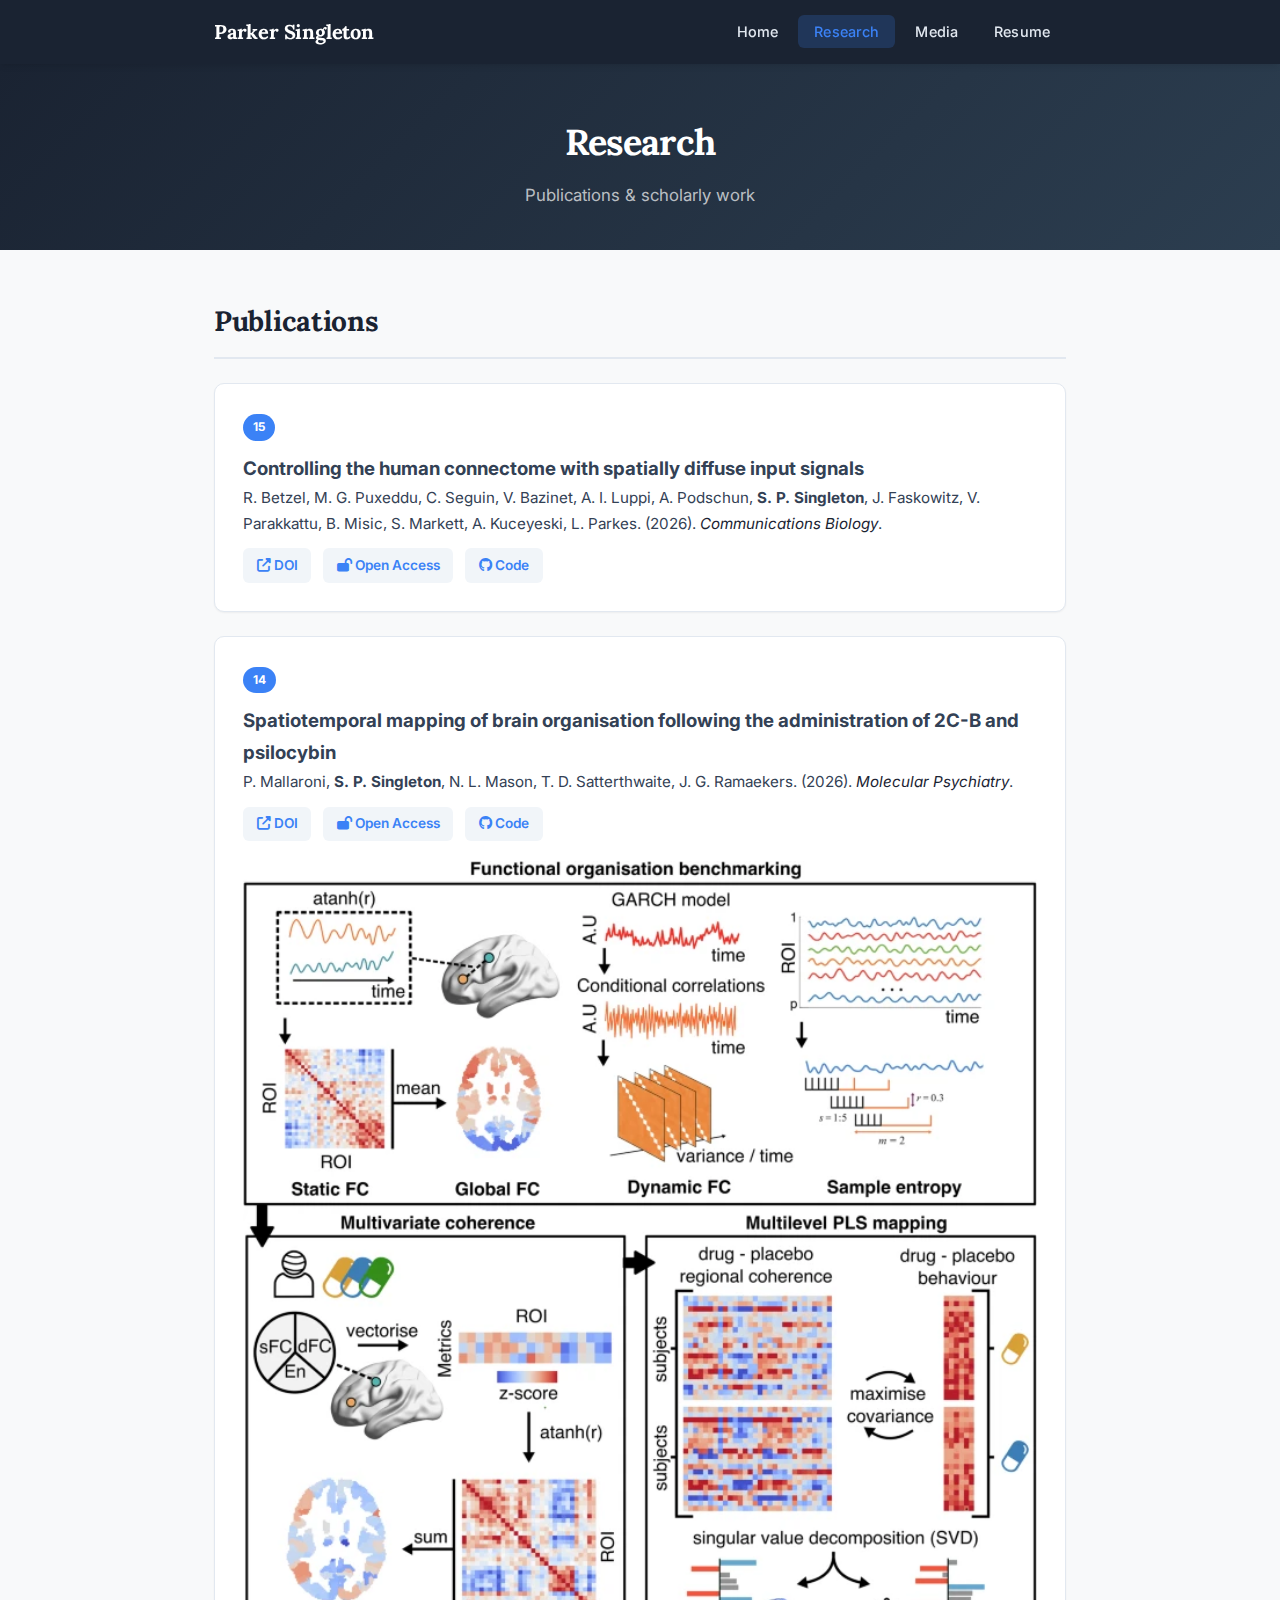
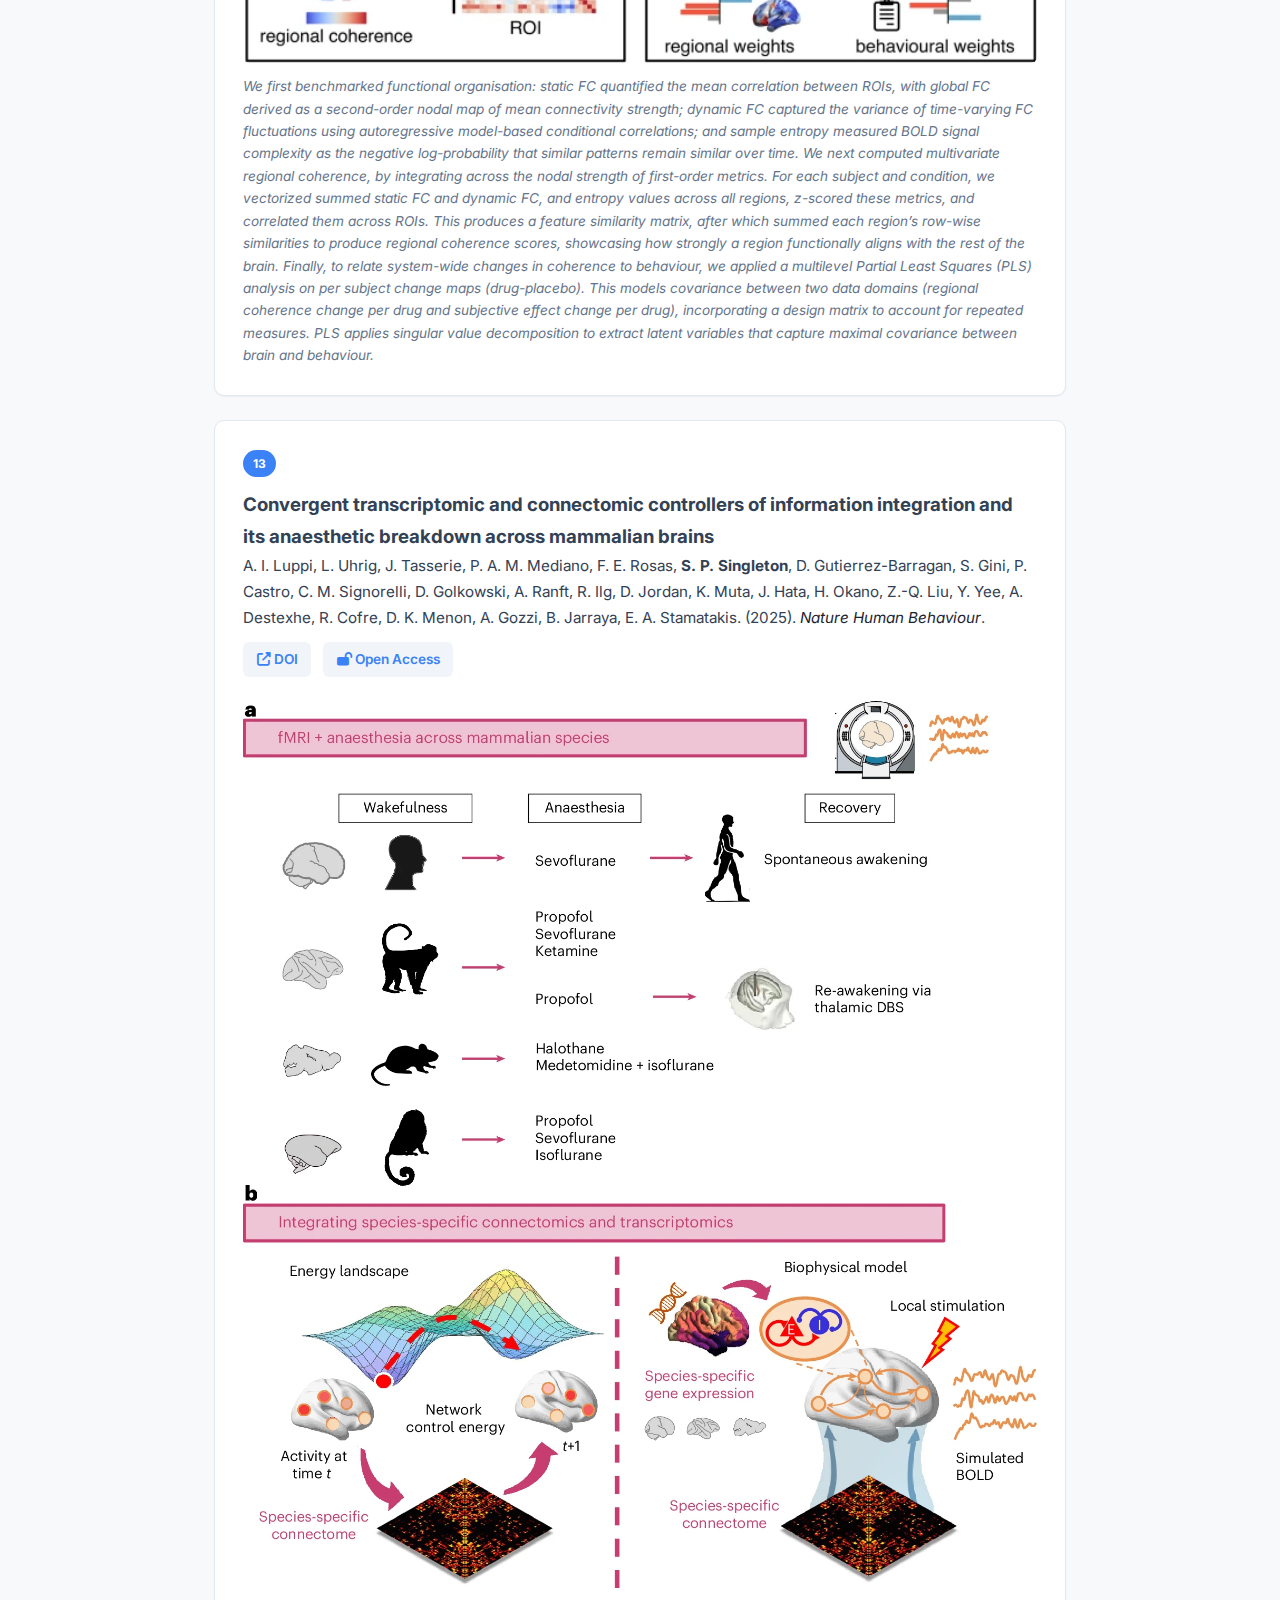
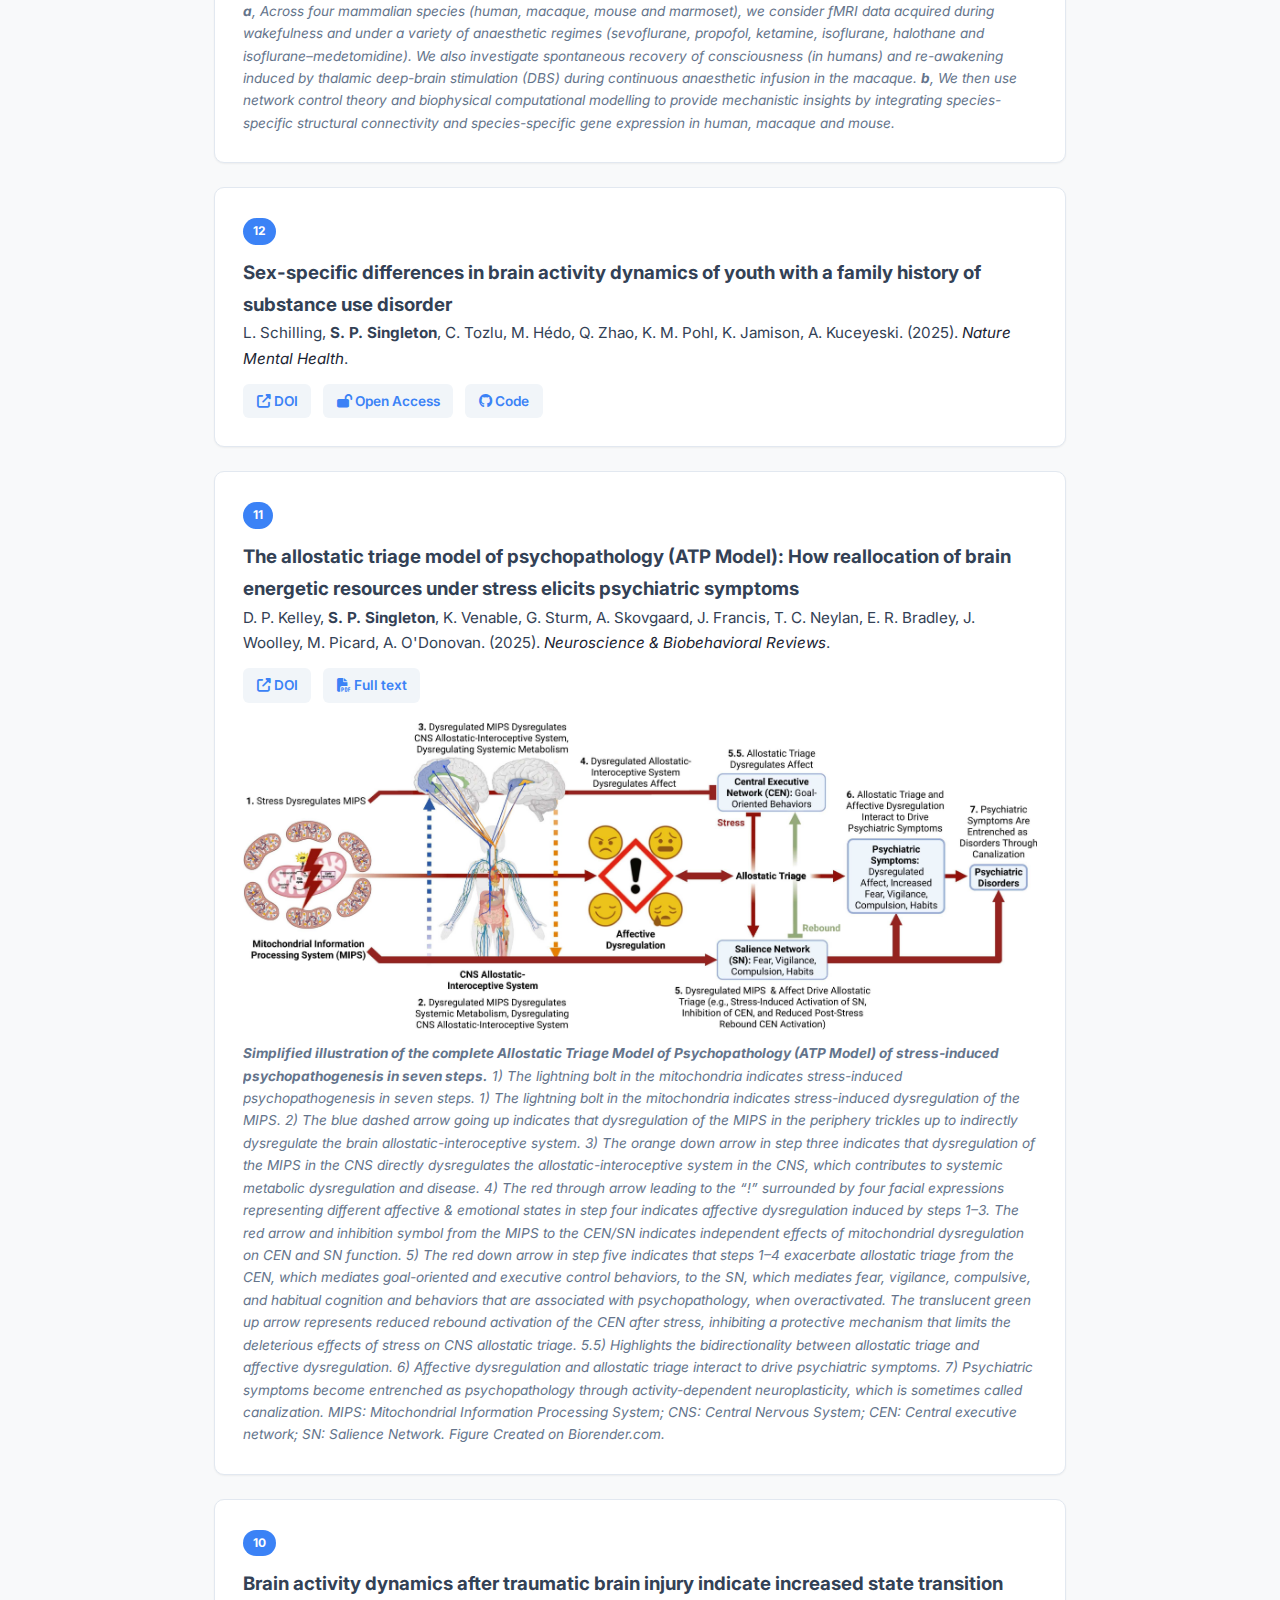
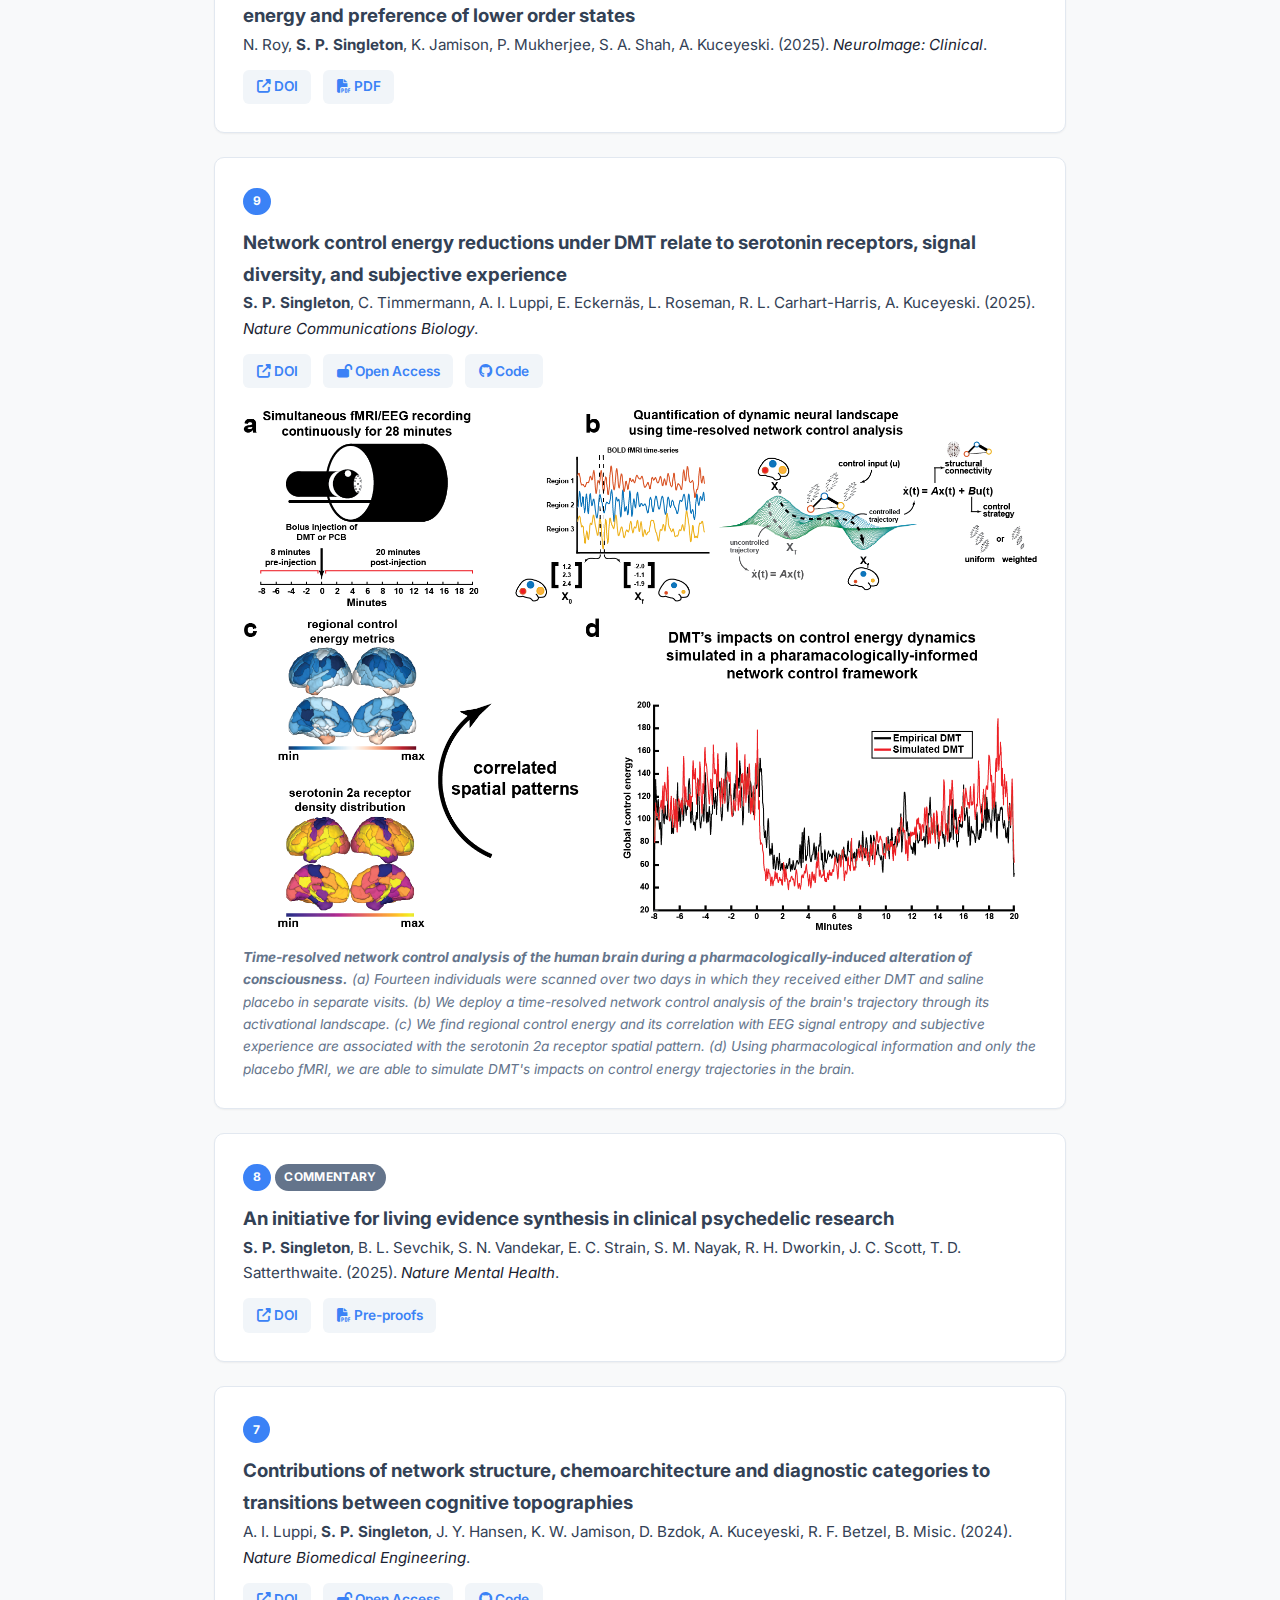
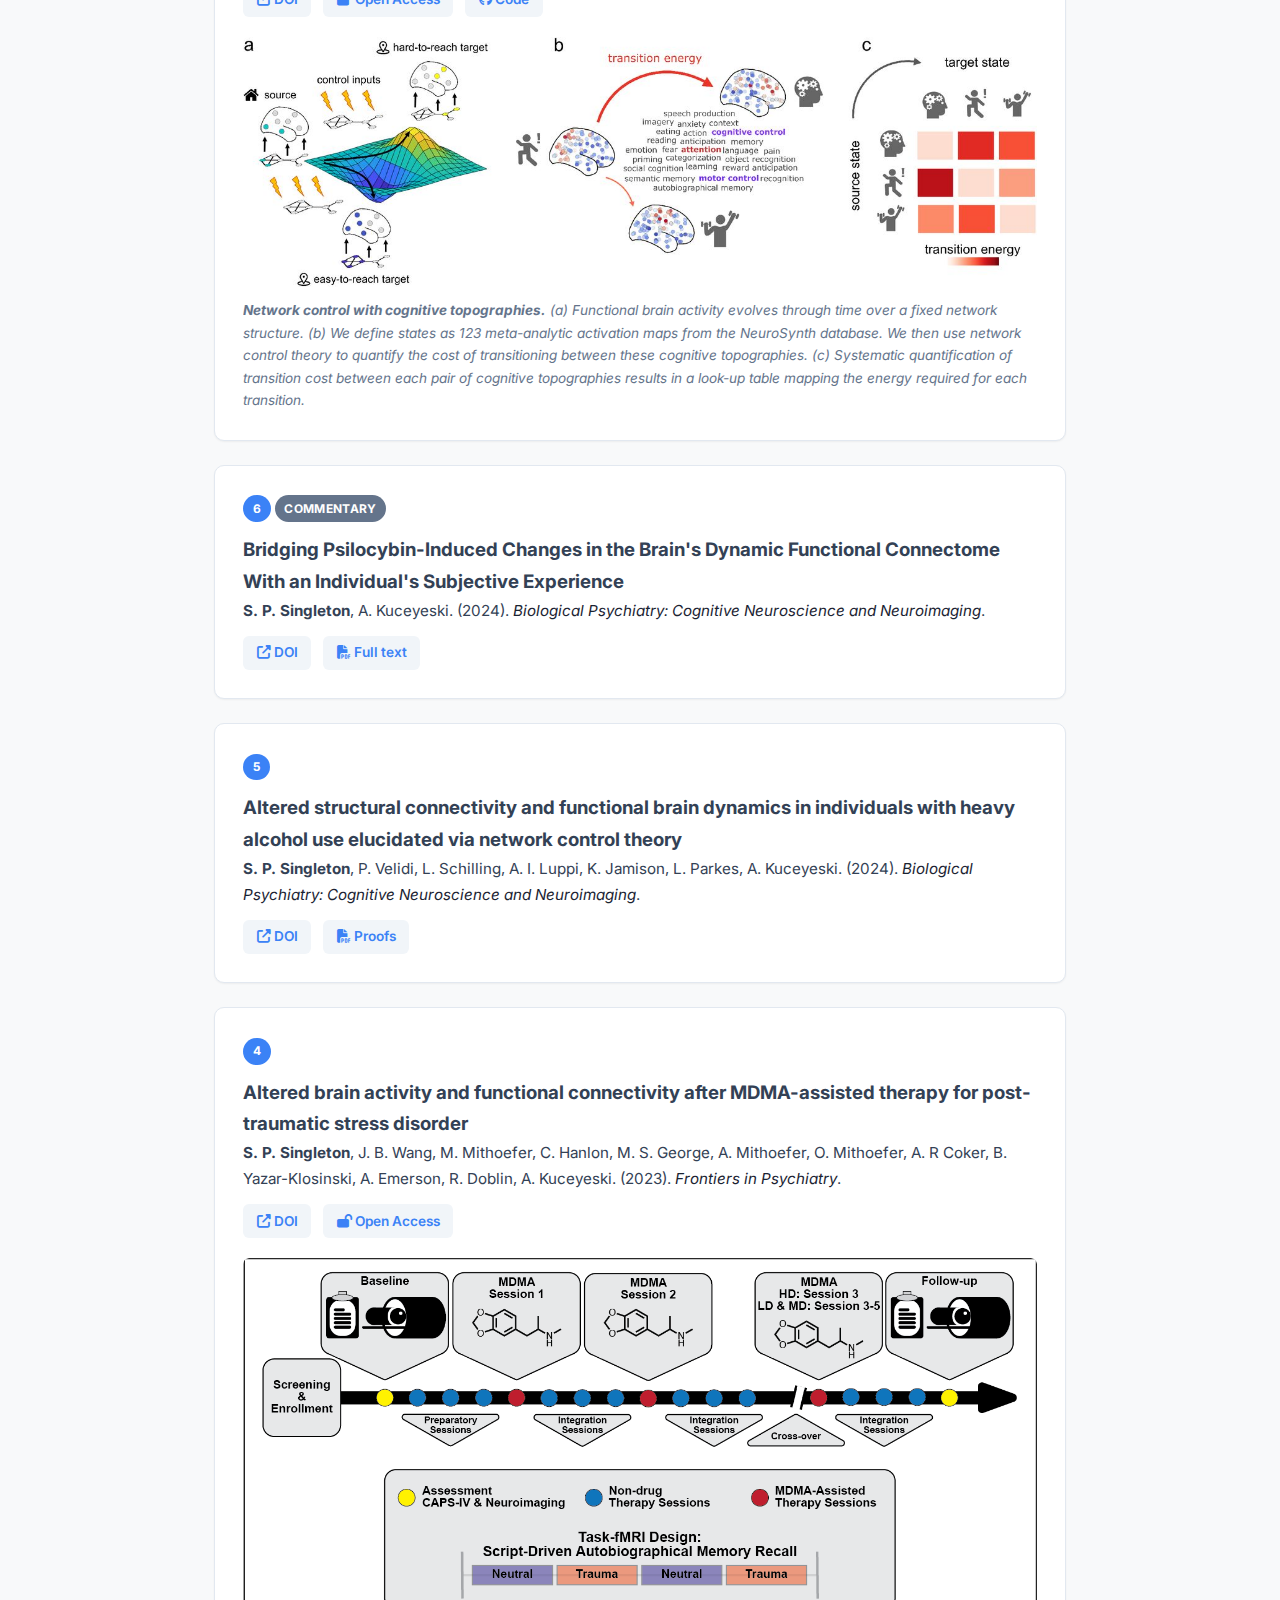
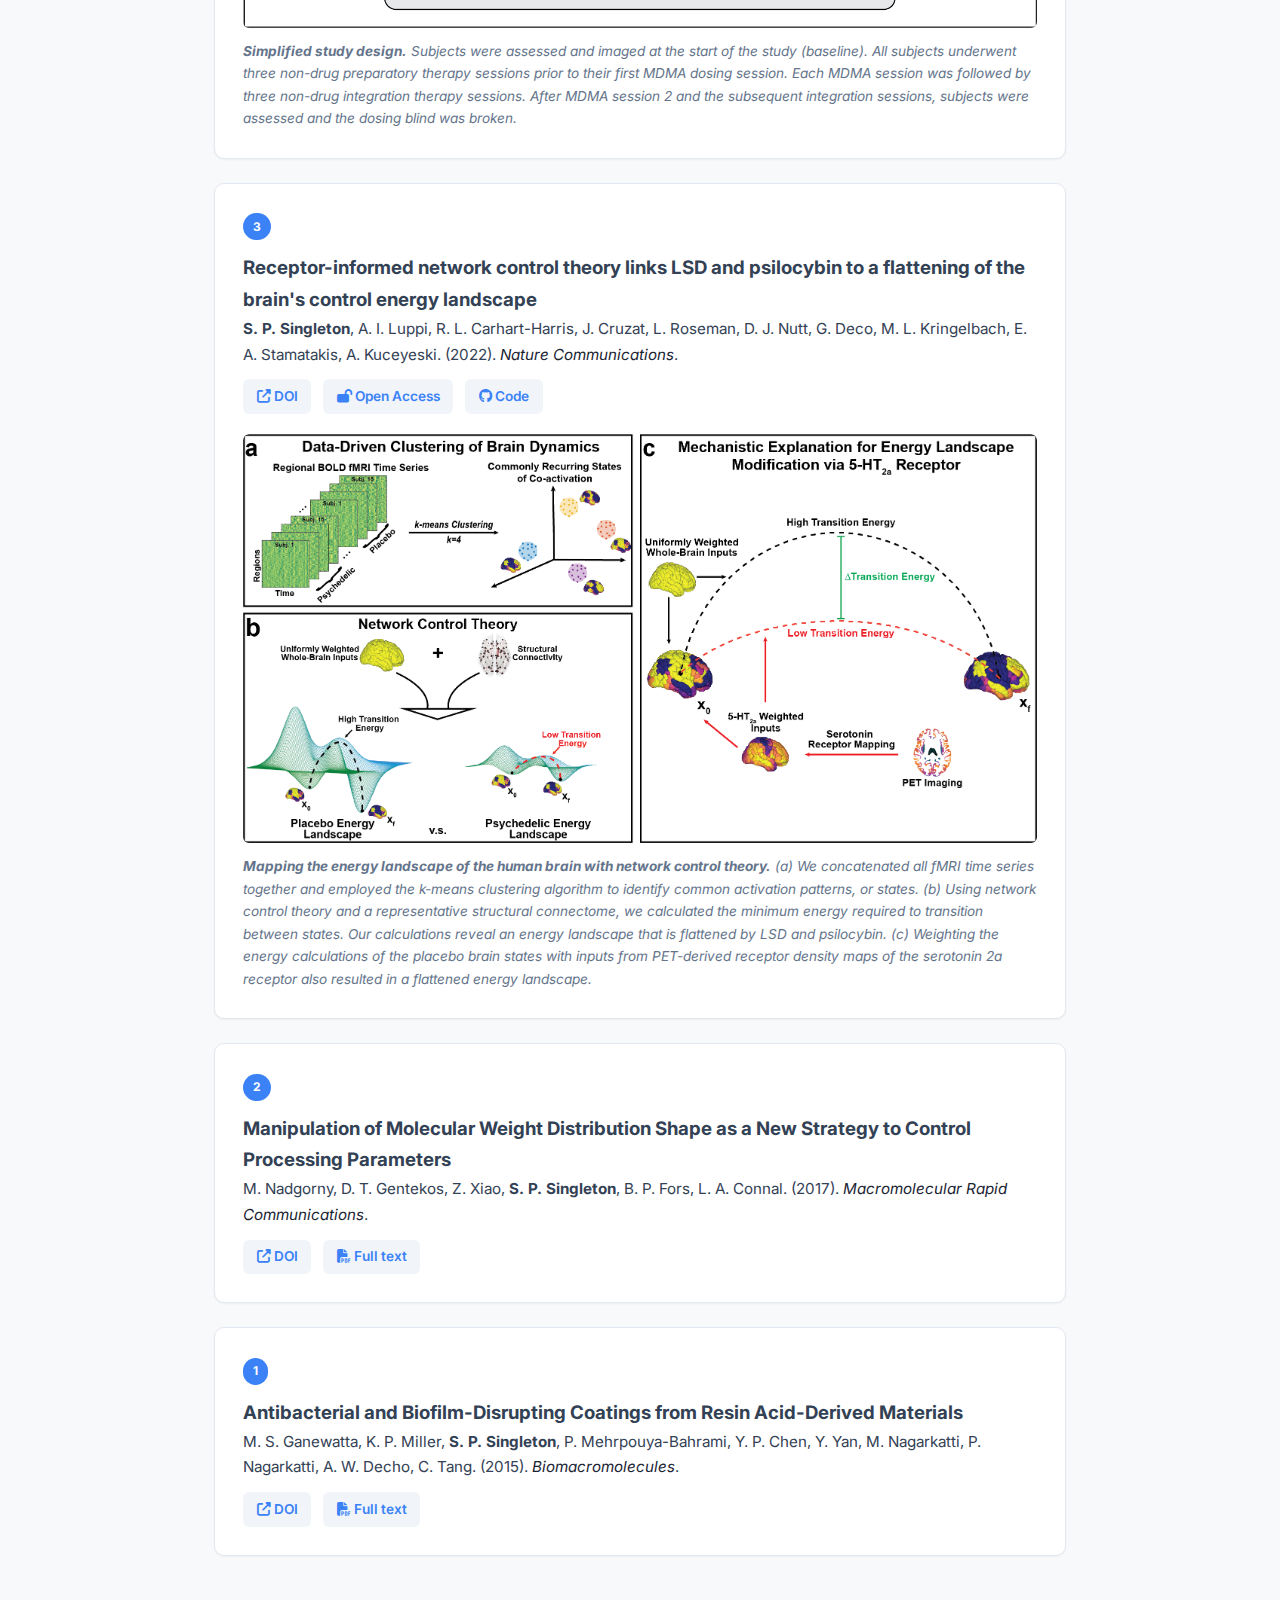
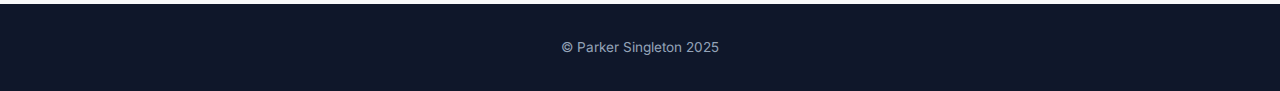
<file: research.html>
<!DOCTYPE html>
<html lang="en">

<head>
  <meta charset="UTF-8">
  <meta name="viewport" content="width=device-width, initial-scale=1.0">
  <title>Research – Parker Singleton</title>
  <link rel="stylesheet" href="style.css">
  <link rel="preconnect" href="https://fonts.googleapis.com">
  <link rel="preconnect" href="https://fonts.gstatic.com" crossorigin>
  <link
    href="https://fonts.googleapis.com/css2?family=Inter:wght@400;500;600;700&family=Lora:wght@500;600;700&display=swap"
    rel="stylesheet">
  <link rel="stylesheet" href="https://cdnjs.cloudflare.com/ajax/libs/font-awesome/6.7.2/css/all.min.css">
</head>

<body>

  <!-- Navigation -->
  <nav class="site-nav">
    <div class="container">
      <a href="index.html" class="nav-brand">Parker Singleton</a>
      <button class="nav-toggle" aria-label="Toggle navigation"
        onclick="document.querySelector('.nav-links').classList.toggle('open')">
        <span></span><span></span><span></span>
      </button>
      <ul class="nav-links">
        <li><a href="index.html">Home</a></li>
        <li><a href="research.html" class="active">Research</a></li>
        <li><a href="media.html">Media</a></li>
        <li><a href="resume.pdf" target="_blank">Resume</a></li>
      </ul>
    </div>
  </nav>

  <!-- Page Header -->
  <section class="page-header">
    <div class="container">
      <h1>Research</h1>
      <p>Publications &amp; scholarly work</p>
    </div>
  </section>

  <!-- Main Content -->
  <main>
    <div class="container">

      <h2 class="section-title">Publications</h2>

      <div class="publications-list">

        <!-- [15] -->
        <article class="pub-card">
          <span class="pub-number">15</span>
          <h3 class="pub-title">Controlling the human connectome with spatially diffuse input signals</h3>
          <p class="pub-citation">
            R. Betzel, M. G. Puxeddu, C. Seguin, V. Bazinet, A. I. Luppi, A. Podschun,
            <strong>S. P. Singleton</strong>, J. Faskowitz, V. Parakkattu, B. Misic, S. Markett,
            A. Kuceyeski, L. Parkes. (2026). <em>Communications Biology</em>.
          </p>
          <div class="pub-links">
            <a href="https://doi.org/10.1038/s42003-026-09560-8" target="_blank"><i
                class="fas fa-external-link-alt"></i> DOI</a>
            <a href="https://doi.org/10.1038/s42003-026-09560-8" target="_blank"><i
                class="fas fa-lock-open"></i> Open Access</a>
            <a href="https://github.com/brain-networks/spatial-control" target="_blank"><i class="fab fa-github"></i>
              Code</a>
          </div>
        </article>

        <!-- [14] -->
        <article class="pub-card">
          <span class="pub-number">14</span>
          <h3 class="pub-title">Spatiotemporal mapping of brain organisation following the administration of 2C-B and
            psilocybin</h3>
          <p class="pub-citation">
            P. Mallaroni, <strong>S. P. Singleton</strong>, N. L. Mason, T. D. Satterthwaite, J. G. Ramaekers.
            (2026). <em>Molecular Psychiatry</em>.
          </p>
          <div class="pub-links">
            <a href="https://www.nature.com/articles/s41380-026-03447-0" target="_blank"><i
                class="fas fa-external-link-alt"></i> DOI</a>
            <a href="https://www.nature.com/articles/s41380-026-03447-0" target="_blank"><i
                class="fas fa-lock-open"></i> Open Access</a>
            <a href="https://github.com/PabloMallaroni/project_cb_rsfmri" target="_blank"><i class="fab fa-github"></i>
              Code</a>
          </div>
          <figure>
            <img src="images/mp2026.jpg"
              alt="Spatiotemporal mapping of brain organisation following the administration of 2C-B and psilocybin figure">
            <figcaption>
              We first benchmarked functional organisation: static FC quantified the mean correlation between ROIs, with
              global FC derived as a second-order nodal map of mean connectivity strength; dynamic FC captured the
              variance of time-varying FC fluctuations using autoregressive model-based conditional correlations; and
              sample entropy measured BOLD signal complexity as the negative log-probability that similar patterns
              remain similar over time. We next computed multivariate regional coherence, by integrating across the
              nodal strength of first-order metrics. For each subject and condition, we vectorized summed static FC and
              dynamic FC, and entropy values across all regions, z-scored these metrics, and correlated them across
              ROIs. This produces a feature similarity matrix, after which summed each region’s row-wise similarities to
              produce regional coherence scores, showcasing how strongly a region functionally aligns with the rest of
              the brain. Finally, to relate system-wide changes in coherence to behaviour, we applied a multilevel
              Partial Least Squares (PLS) analysis on per subject change maps (drug-placebo). This models covariance
              between two data domains (regional coherence change per drug and subjective effect change per drug),
              incorporating a design matrix to account for repeated measures. PLS applies singular value decomposition
              to extract latent variables that capture maximal covariance between brain and behaviour.
            </figcaption>
          </figure>
        </article>

        <!-- [13] -->
        <article class="pub-card">
          <span class="pub-number">13</span>
          <h3 class="pub-title">Convergent transcriptomic and connectomic controllers of information integration and its
            anaesthetic breakdown across mammalian brains</h3>
          <p class="pub-citation">
            A. I. Luppi, L. Uhrig, J. Tasserie, P. A. M. Mediano, F. E. Rosas,
            <strong>S. P. Singleton</strong>, D. Gutierrez-Barragan, S. Gini, P. Castro, C. M. Signorelli,
            D. Golkowski, A. Ranft, R. Ilg, D. Jordan, K. Muta, J. Hata, H. Okano, Z.-Q. Liu, Y. Yee,
            A. Destexhe, R. Cofre, D. K. Menon, A. Gozzi, B. Jarraya, E. A. Stamatakis.
            (2025). <em>Nature Human Behaviour</em>.
          </p>
          <div class="pub-links">
            <a href="https://www.nature.com/articles/s41562-025-02381-5" target="_blank"><i
                class="fas fa-external-link-alt"></i> DOI</a>
            <a href="https://www.nature.com/articles/s41562-025-02381-5" target="_blank"><i
                class="fas fa-lock-open"></i> Open Access</a>
          </div>
          <figure>
            <img src="images/nhb2026.jpg" alt="Convergent transcriptomic and connectomic controllers figure">
            <figcaption>
              <strong>a</strong>, Across four mammalian species (human, macaque, mouse and marmoset), we consider fMRI
              data acquired
              during wakefulness and under a variety of anaesthetic regimes (sevoflurane, propofol, ketamine,
              isoflurane, halothane and isoflurane–medetomidine). We also investigate spontaneous recovery of
              consciousness (in humans) and re-awakening induced by thalamic deep-brain stimulation (DBS) during
              continuous anaesthetic infusion in the macaque. <strong>b</strong>, We then use network control theory
              and biophysical
              computational modelling to provide mechanistic insights by integrating species-specific structural
              connectivity and species-specific gene expression in human, macaque and mouse.
            </figcaption>
        </article>

        <!-- [12] -->
        <article class="pub-card">
          <span class="pub-number">12</span>
          <h3 class="pub-title">Sex-specific differences in brain activity dynamics of youth with a family history of
            substance use disorder</h3>
          <p class="pub-citation">
            L. Schilling, <strong>S. P. Singleton</strong>, C. Tozlu, M. Hédo, Q. Zhao,
            K. M. Pohl, K. Jamison, A. Kuceyeski.
            (2025). <em>Nature Mental Health</em>.
          </p>
          <div class="pub-links">
            <a href="https://www.nature.com/articles/s44220-025-00523-2" target="_blank"><i
                class="fas fa-external-link-alt"></i> DOI</a>
            <a href="https://www.nature.com/articles/s44220-025-00523-2" target="_blank"><i
                class="fas fa-lock-open"></i> Open Access</a>
            <a href="https://github.com/louisaschill/abcd_fhsud_nct" target="_blank"><i class="fab fa-github"></i>
              Code</a>
          </div>
        </article>

        <!-- [11] -->
        <article class="pub-card">
          <span class="pub-number">11</span>
          <h3 class="pub-title">The allostatic triage model of psychopathology (ATP Model): How reallocation of brain
            energetic resources under stress elicits psychiatric symptoms</h3>
          <p class="pub-citation">
            D. P. Kelley, <strong>S. P. Singleton</strong>, K. Venable, G. Sturm, A. Skovgaard,
            J. Francis, T. C. Neylan, E. R. Bradley, J. Woolley, M. Picard, A. O'Donovan.
            (2025). <em>Neuroscience &amp; Biobehavioral Reviews</em>.
          </p>
          <div class="pub-links">
            <a href="https://www.sciencedirect.com/science/article/pii/S0149763425004208" target="_blank"><i
                class="fas fa-external-link-alt"></i> DOI</a>
            <a href="papers/nbb2025.pdf" target="_blank"><i class="fas fa-file-pdf"></i> Full text</a>
          </div>
          <figure>
            <img src="images/nbb2025.jpeg" alt="ATP Model figure">
            <figcaption>
              <strong>Simplified illustration of the complete Allostatic Triage Model of Psychopathology (ATP Model) of
                stress-induced psychopathogenesis in seven steps.</strong> 1) The lightning bolt in the mitochondria
              indicates stress-induced psychopathogenesis in seven steps. 1) The lightning bolt in the mitochondria
              indicates
              stress-induced dysregulation of the MIPS. 2) The blue dashed arrow going up indicates that dysregulation
              of the MIPS in the periphery trickles up to indirectly dysregulate the brain allostatic-interoceptive
              system. 3) The orange down arrow in step three indicates that dysregulation of the MIPS in the CNS
              directly dysregulates the allostatic-interoceptive system in the CNS, which contributes to systemic
              metabolic dysregulation and disease. 4) The red through arrow leading to the “!” surrounded by four facial
              expressions representing different affective & emotional states in step four indicates affective
              dysregulation induced by steps 1–3. The red arrow and inhibition symbol from the MIPS to the CEN/SN
              indicates independent effects of mitochondrial dysregulation on CEN and SN function. 5) The red down arrow
              in step five indicates that steps 1–4 exacerbate allostatic triage from the CEN, which mediates
              goal-oriented and executive control behaviors, to the SN, which mediates fear, vigilance, compulsive, and
              habitual cognition and behaviors that are associated with psychopathology, when overactivated. The
              translucent green up arrow represents reduced rebound activation of the CEN after stress, inhibiting a
              protective mechanism that limits the deleterious effects of stress on CNS allostatic triage. 5.5)
              Highlights the bidirectionality between allostatic triage and affective dysregulation. 6) Affective
              dysregulation and allostatic triage interact to drive psychiatric symptoms. 7) Psychiatric symptoms become
              entrenched as psychopathology through activity-dependent neuroplasticity, which is sometimes called
              canalization. MIPS: Mitochondrial Information Processing System; CNS: Central Nervous System; CEN: Central
              executive network; SN: Salience Network. Figure Created on Biorender.com.
            </figcaption>
          </figure>
        </article>

        <!-- [10] -->
        <article class="pub-card">
          <span class="pub-number">10</span>
          <h3 class="pub-title">Brain activity dynamics after traumatic brain injury indicate increased state transition
            energy and preference of lower order states</h3>
          <p class="pub-citation">
            N. Roy, <strong>S. P. Singleton</strong>, K. Jamison, P. Mukherjee, S. A. Shah, A. Kuceyeski.
            (2025). <em>NeuroImage: Clinical</em>.
          </p>
          <div class="pub-links">
            <a href="https://www.sciencedirect.com/science/article/pii/S2213158225000695" target="_blank"><i
                class="fas fa-external-link-alt"></i> DOI</a>
            <a href="papers/nic2025.pdf" target="_blank"><i class="fas fa-file-pdf"></i> PDF</a>
          </div>
        </article>

        <!-- [9] -->
        <article class="pub-card">
          <span class="pub-number">9</span>
          <h3 class="pub-title">Network control energy reductions under DMT relate to serotonin receptors, signal
            diversity, and subjective experience</h3>
          <p class="pub-citation">
            <strong>S. P. Singleton</strong>, C. Timmermann, A. I. Luppi, E. Eckernäs, L. Roseman,
            R. L. Carhart-Harris, A. Kuceyeski. (2025). <em>Nature Communications Biology</em>.
          </p>
          <div class="pub-links">
            <a href="https://www.nature.com/articles/s42003-025-08078-9" target="_blank"><i
                class="fas fa-external-link-alt"></i> DOI</a>
            <a href="https://www.nature.com/articles/s42003-025-08078-9" target="_blank"><i
                class="fas fa-lock-open"></i> Open Access</a>
            <a href="https://github.com/singlesp/DMT_NCT" target="_blank"><i class="fab fa-github"></i> Code</a>
          </div>
          <figure>
            <img src="images/biorxiv2023b.jpg" alt="DMT network control analysis figure">
            <figcaption>
              <strong>Time-resolved network control analysis of the human brain during a pharmacologically-induced
                alteration of consciousness.</strong> (a) Fourteen individuals were scanned over two days in which they
              received either DMT and saline placebo in separate visits. (b) We deploy a time-resolved network control
              analysis of the brain's trajectory through its activational landscape. (c) We find regional control
              energy and its correlation with EEG signal entropy and subjective experience are associated with the
              serotonin 2a receptor spatial pattern. (d) Using pharmacological information and only the placebo fMRI,
              we are able to simulate DMT's impacts on control energy trajectories in the brain.
            </figcaption>
          </figure>
        </article>

        <!-- [8] Commentary – SYPRES -->
        <article class="pub-card">
          <span class="pub-number">8</span>
          <span class="pub-number commentary">Commentary</span>
          <h3 class="pub-title">An initiative for living evidence synthesis in clinical psychedelic research</h3>
          <p class="pub-citation">
            <strong>S. P. Singleton</strong>, B. L. Sevchik, S. N. Vandekar, E. C. Strain, S. M. Nayak,
            R. H. Dworkin, J. C. Scott, T. D. Satterthwaite. (2025). <em>Nature Mental Health</em>.
          </p>
          <div class="pub-links">
            <a href="https://www.nature.com/articles/s44220-024-00373-4" target="_blank"><i
                class="fas fa-external-link-alt"></i> DOI</a>
            <a href="papers/natmh2025.pdf" target="_blank"><i class="fas fa-file-pdf"></i> Pre-proofs</a>
          </div>
        </article>

        <!-- [7] -->
        <article class="pub-card">
          <span class="pub-number">7</span>
          <h3 class="pub-title">Contributions of network structure, chemoarchitecture and diagnostic categories to
            transitions between cognitive topographies</h3>
          <p class="pub-citation">
            A. I. Luppi, <strong>S. P. Singleton</strong>, J. Y. Hansen, K. W. Jamison, D. Bzdok,
            A. Kuceyeski, R. F. Betzel, B. Misic. (2024). <em>Nature Biomedical Engineering</em>.
          </p>
          <div class="pub-links">
            <a href="https://www.nature.com/articles/s41551-024-01242-2" target="_blank"><i
                class="fas fa-external-link-alt"></i> DOI</a>
            <a href="https://www.nature.com/articles/s41551-024-01242-2" target="_blank"><i
                class="fas fa-lock-open"></i> Open Access</a>
            <a href="https://github.com/netneurolab/luppi-neurosynth-control" target="_blank"><i
                class="fab fa-github"></i> Code</a>
          </div>
          <figure>
            <img src="images/biorxiv2023a.jpg" alt="Cognitive topographies figure">
            <figcaption>
              <strong>Network control with cognitive topographies.</strong> (a) Functional brain activity evolves
              through time over a fixed network structure. (b) We define states as 123 meta-analytic activation
              maps from the NeuroSynth database. We then use network control theory to quantify the cost of
              transitioning between these cognitive topographies. (c) Systematic quantification of transition cost
              between each pair of cognitive topographies results in a look-up table mapping the energy required
              for each transition.
            </figcaption>
          </figure>
        </article>

        <!-- [6] Commentary – Psilocybin -->
        <article class="pub-card">
          <span class="pub-number">6</span>
          <span class="pub-number commentary">Commentary</span>
          <h3 class="pub-title">Bridging Psilocybin-Induced Changes in the Brain's Dynamic Functional Connectome With an
            Individual's Subjective Experience</h3>
          <p class="pub-citation">
            <strong>S. P. Singleton</strong>, A. Kuceyeski. (2024). <em>Biological Psychiatry: Cognitive Neuroscience
              and Neuroimaging</em>.
          </p>
          <div class="pub-links">
            <a href="https://www.biologicalpsychiatrycnni.org/article/S2451-9022(24)00136-8/abstract" target="_blank"><i
                class="fas fa-external-link-alt"></i> DOI</a>
            <a href="papers/bpcnni2024b.pdf" target="_blank"><i class="fas fa-file-pdf"></i> Full text</a>
          </div>
        </article>

        <!-- [5] Alcohol NCT -->
        <article class="pub-card">
          <span class="pub-number">5</span>
          <h3 class="pub-title">Altered structural connectivity and functional brain dynamics in individuals with heavy
            alcohol use elucidated via network control theory</h3>
          <p class="pub-citation">
            <strong>S. P. Singleton</strong>, P. Velidi, L. Schilling, A. I. Luppi, K. Jamison, L. Parkes,
            A. Kuceyeski. (2024). <em>Biological Psychiatry: Cognitive Neuroscience and Neuroimaging</em>.
          </p>
          <div class="pub-links">
            <a href="https://www.sciencedirect.com/science/article/pii/S2451902224001393" target="_blank"><i
                class="fas fa-external-link-alt"></i> DOI</a>
            <a href="papers/bpcnni2024a.pdf" target="_blank"><i class="fas fa-file-pdf"></i> Proofs</a>
          </div>
        </article>

        <!-- [4] -->
        <article class="pub-card">
          <span class="pub-number">4</span>
          <h3 class="pub-title">Altered brain activity and functional connectivity after MDMA-assisted therapy for
            post-traumatic stress disorder</h3>
          <p class="pub-citation">
            <strong>S. P. Singleton</strong>, J. B. Wang, M. Mithoefer, C. Hanlon, M. S. George,
            A. Mithoefer, O. Mithoefer, A. R Coker, B. Yazar-Klosinski, A. Emerson, R. Doblin,
            A. Kuceyeski. (2023). <em>Frontiers in Psychiatry</em>.
          </p>
          <div class="pub-links">
            <a href="https://www.frontiersin.org/articles/10.3389/fpsyt.2022.947622/full" target="_blank"><i
                class="fas fa-external-link-alt"></i> DOI</a>
            <a href="https://www.frontiersin.org/articles/10.3389/fpsyt.2022.947622/full" target="_blank"><i
                class="fas fa-lock-open"></i> Open Access</a>
          </div>
          <figure>
            <img src="images/fs2023.png" alt="MDMA study design figure">
            <figcaption>
              <strong>Simplified study design.</strong> Subjects were assessed and imaged at the start of the study
              (baseline). All subjects underwent three non-drug preparatory therapy sessions prior to their first MDMA
              dosing session. Each MDMA session was followed by three non-drug integration therapy sessions. After MDMA
              session 2 and the subsequent integration sessions, subjects were assessed and the dosing blind was broken.
            </figcaption>
          </figure>
        </article>

        <!-- [3] -->
        <article class="pub-card">
          <span class="pub-number">3</span>
          <h3 class="pub-title">Receptor-informed network control theory links LSD and psilocybin to a flattening of the
            brain's control energy landscape</h3>
          <p class="pub-citation">
            <strong>S. P. Singleton</strong>, A. I. Luppi, R. L. Carhart-Harris, J. Cruzat, L. Roseman,
            D. J. Nutt, G. Deco, M. L. Kringelbach, E. A. Stamatakis, A. Kuceyeski. (2022).
            <em>Nature Communications</em>.
          </p>
          <div class="pub-links">
            <a href="https://www.nature.com/articles/s41467-022-33578-1" target="_blank"><i
                class="fas fa-external-link-alt"></i> DOI</a>
            <a href="https://www.nature.com/articles/s41467-022-33578-1" target="_blank"><i
                class="fas fa-lock-open"></i> Open Access</a>
            <a href="https://github.com/singlesp/energy_landscape" target="_blank"><i class="fab fa-github"></i>
              Code</a>
          </div>
          <figure>
            <img src="images/nc2022.png" alt="Energy landscape figure">
            <figcaption>
              <strong>Mapping the energy landscape of the human brain with network control theory.</strong>
              (a) We concatenated all fMRI time series together and employed the k-means clustering algorithm to
              identify common activation patterns, or states. (b) Using network control theory and a representative
              structural connectome, we calculated the minimum energy required to transition between states. Our
              calculations reveal an energy landscape that is flattened by LSD and psilocybin. (c) Weighting the
              energy calculations of the placebo brain states with inputs from PET-derived receptor density maps of
              the serotonin 2a receptor also resulted in a flattened energy landscape.
            </figcaption>
          </figure>
        </article>

        <!-- [2] -->
        <article class="pub-card">
          <span class="pub-number">2</span>
          <h3 class="pub-title">Manipulation of Molecular Weight Distribution Shape as a New Strategy to Control
            Processing Parameters</h3>
          <p class="pub-citation">
            M. Nadgorny, D. T. Gentekos, Z. Xiao, <strong>S. P. Singleton</strong>, B. P. Fors,
            L. A. Connal. (2017). <em>Macromolecular Rapid Communications</em>.
          </p>
          <div class="pub-links">
            <a href="https://onlinelibrary.wiley.com/doi/abs/10.1002/marc.201700352" target="_blank"><i
                class="fas fa-external-link-alt"></i> DOI</a>
            <a href="papers/mrc2017.pdf" target="_blank"><i class="fas fa-file-pdf"></i> Full text</a>
          </div>
        </article>

        <!-- [1] -->
        <article class="pub-card">
          <span class="pub-number">1</span>
          <h3 class="pub-title">Antibacterial and Biofilm-Disrupting Coatings from Resin Acid-Derived Materials</h3>
          <p class="pub-citation">
            M. S. Ganewatta, K. P. Miller, <strong>S. P. Singleton</strong>, P. Mehrpouya-Bahrami,
            Y. P. Chen, Y. Yan, M. Nagarkatti, P. Nagarkatti, A. W. Decho, C. Tang. (2015).
            <em>Biomacromolecules</em>.
          </p>
          <div class="pub-links">
            <a href="https://pubs.acs.org/doi/10.1021/acs.biomac.5b01005" target="_blank"><i
                class="fas fa-external-link-alt"></i> DOI</a>
            <a href="papers/biomac2015.pdf" target="_blank"><i class="fas fa-file-pdf"></i> Full text</a>
          </div>
        </article>

      </div>
    </div>
  </main>

  <!-- Footer -->
  <footer class="site-footer">
    <div class="container">
      <p>&copy; Parker Singleton 2025</p>
    </div>
  </footer>

  <!-- Tooltip -->
  <div class="copy-tooltip" id="copyTooltip">Email copied to clipboard!</div>

  <script>
    function copyEmail(event) {
      event.preventDefault();
      const email = 'sps253@cornell.edu';
      if (navigator.clipboard && navigator.clipboard.writeText) {
        navigator.clipboard.writeText(email).then(showTooltip);
      } else {
        const textarea = document.createElement('textarea');
        textarea.value = email;
        document.body.appendChild(textarea);
        textarea.select();
        document.execCommand('copy');
        document.body.removeChild(textarea);
        showTooltip();
      }
    }

    function showTooltip() {
      const tooltip = document.getElementById('copyTooltip');
      tooltip.classList.add('show');
      setTimeout(() => tooltip.classList.remove('show'), 2000);
    }
  </script>

</body>

</html>
</file>
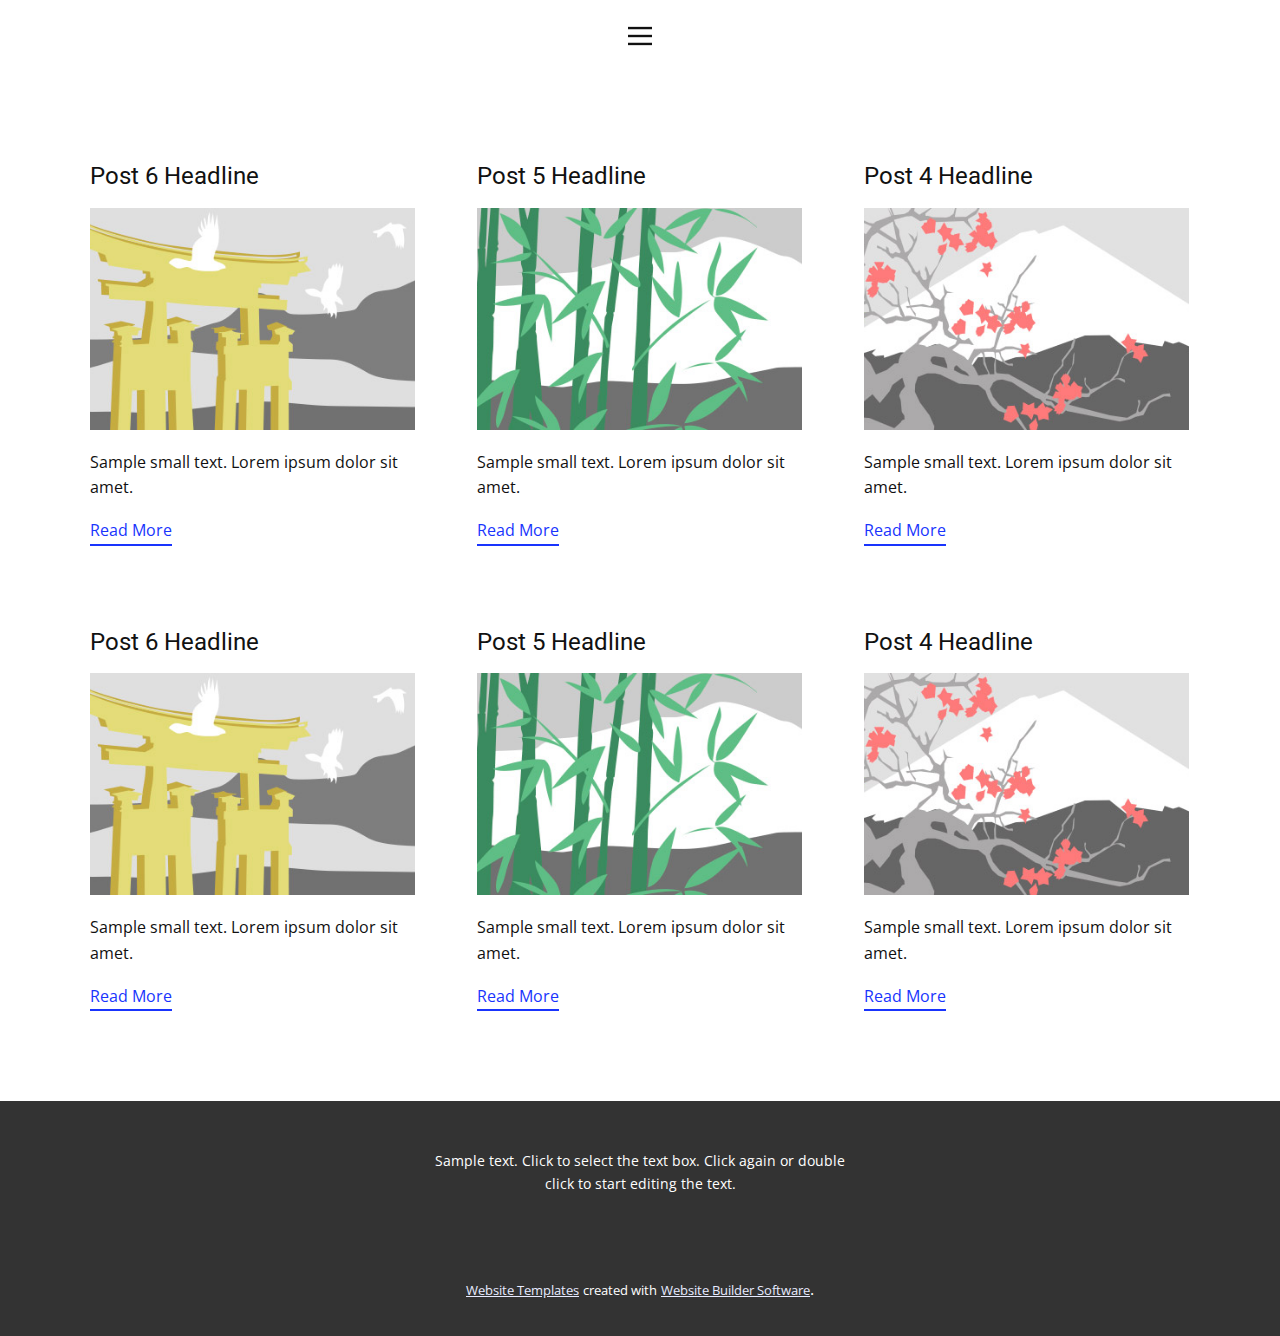
<file: blog/blog.html>
<html style="font-size: 16px;"><head>
    <meta name="viewport" content="width=device-width, initial-scale=1.0">
    <meta charset="utf-8">
    <meta name="keywords" content="">
    <meta name="description" content="">
    <meta name="page_type" content="np-template-header-footer-from-plugin">
    <title>Blog Template</title>
    <link rel="stylesheet" href="../nicepage.css" media="screen">
<link rel="stylesheet" href="../Blog-Template.css" media="screen">
    <script class="u-script" type="text/javascript" src="../jquery.js" defer=""></script>
    <script class="u-script" type="text/javascript" src="../nicepage.js" defer=""></script>
    <meta name="generator" content="Nicepage 3.29.1, nicepage.com">
    <link id="u-theme-google-font" rel="stylesheet" href="https://fonts.googleapis.com/css?family=Roboto:100,100i,300,300i,400,400i,500,500i,700,700i,900,900i|Open+Sans:300,300i,400,400i,600,600i,700,700i,800,800i">
    
    
    <script type="application/ld+json">{
		"@context": "http://schema.org",
		"@type": "Organization",
		"name": ""
}</script>
    <meta name="theme-color" content="#1934fd">
  </head>
  <body class="u-body"><header class="u-clearfix u-header u-header" id="sec-44a9"><div class="u-clearfix u-sheet u-sheet-1">
        <nav class="u-align-left u-menu u-menu-dropdown u-offcanvas u-menu-1" data-responsive-from="XL">
          <div class="menu-collapse">
            <a class="u-button-style u-nav-link" href="#" style="padding: 4px 0px; font-size: calc(1em + 8px);">
              <svg class="u-svg-link" preserveAspectRatio="xMidYMin slice" viewBox="0 0 302 302" style=""><use xmlns:xlink="http://www.w3.org/1999/xlink" xlink:href="#svg-5c50"></use></svg>
              <svg xmlns="http://www.w3.org/2000/svg" xmlns:xlink="http://www.w3.org/1999/xlink" version="1.1" id="svg-5c50" x="0px" y="0px" viewBox="0 0 302 302" style="enable-background:new 0 0 302 302;" xml:space="preserve" class="u-svg-content"><g><rect y="36" width="302" height="30"></rect><rect y="236" width="302" height="30"></rect><rect y="136" width="302" height="30"></rect>
</g><g></g><g></g><g></g><g></g><g></g><g></g><g></g><g></g><g></g><g></g><g></g><g></g><g></g><g></g><g></g></svg>
            </a>
          </div>
          <div class="u-custom-menu u-nav-container">
            <ul class="u-nav u-unstyled u-nav-1"><li class="u-nav-item"><a class="u-button-style u-nav-link u-text-active-palette-1-base u-text-hover-palette-2-base" href="../Home.html" style="padding: 10px 20px;">Home</a>
</li><li class="u-nav-item"><a class="u-button-style u-nav-link u-text-active-palette-1-base u-text-hover-palette-2-base" href="../About.html" style="padding: 10px 20px;">About</a>
</li><li class="u-nav-item"><a class="u-button-style u-nav-link u-text-active-palette-1-base u-text-hover-palette-2-base" href="../Contact.html" style="padding: 10px 20px;">Contact</a>
</li><li class="u-nav-item"><a class="u-button-style u-nav-link u-text-active-palette-1-base u-text-hover-palette-2-base" href="../Home.html" style="padding: 10px 20px;">Home</a>
</li></ul>
          </div>
          <div class="u-custom-menu u-nav-container-collapse">
            <div class="u-align-center u-black u-container-style u-inner-container-layout u-opacity u-opacity-95 u-sidenav">
              <div class="u-inner-container-layout u-sidenav-overflow">
                <div class="u-menu-close"></div>
                <ul class="u-align-center u-nav u-popupmenu-items u-unstyled u-nav-2"><li class="u-nav-item"><a class="u-button-style u-nav-link" href="../Home.html">Home</a>
</li><li class="u-nav-item"><a class="u-button-style u-nav-link" href="../About.html">About</a>
</li><li class="u-nav-item"><a class="u-button-style u-nav-link" href="../Contact.html">Contact</a>
</li><li class="u-nav-item"><a class="u-button-style u-nav-link" href="../Home.html">Home</a>
</li></ul>
              </div>
            </div>
            <div class="u-black u-menu-overlay u-opacity u-opacity-70"></div>
          </div>
        </nav>
      </div></header>
    <section class="u-clearfix u-section-1" id="sec-ddb8">
      <div class="u-clearfix u-sheet u-valign-middle u-sheet-1"><!--blog--><!--blog_options_json--><!--{"type":"Recent","source":"","tags":"","count":""}--><!--/blog_options_json-->
        <div class="u-blog u-expanded-width u-repeater u-repeater-1"><!--blog_post-->
          <div class="u-blog-post u-container-style u-repeater-item u-white u-repeater-item-1">
            <div class="u-container-layout u-similar-container u-valign-top u-container-layout-1"><!--blog_post_header-->
              <h4 class="u-blog-control u-text u-text-1">
                <a class="u-post-header-link" href="../blog/post-5.html"><!--blog_post_header_content-->Post 6 Headline<!--/blog_post_header_content--></a>
              </h4><!--/blog_post_header--><!--blog_post_image-->
              <a class="u-post-header-link" href="../blog/post-5.html"><img alt="" class="u-blog-control u-expanded-width u-image u-image-default u-image-1" src="[data-uri]"></a><!--/blog_post_image--><!--blog_post_content-->
              <div class="u-blog-control u-post-content u-text u-text-2 fr-view">Sample small text. Lorem ipsum dolor sit amet.</div><!--/blog_post_content--><!--blog_post_readmore-->
              <a href="../blog/post-5.html" class="u-blog-control u-border-2 u-border-palette-1-base u-btn u-btn-rectangle u-button-style u-none u-btn-1"><!--blog_post_readmore_content--><!--options_json--><!--{"content":""}--><!--/options_json-->Read More<!--/blog_post_readmore_content--></a><!--/blog_post_readmore-->
            </div>
          </div><div class="u-blog-post u-container-style u-repeater-item u-video-cover u-white">
            <div class="u-container-layout u-similar-container u-valign-top u-container-layout-2"><!--blog_post_header-->
              <h4 class="u-blog-control u-text u-text-3">
                <a class="u-post-header-link" href="../blog/post-4.html"><!--blog_post_header_content-->Post 5 Headline<!--/blog_post_header_content--></a>
              </h4><!--/blog_post_header--><!--blog_post_image-->
              <a class="u-post-header-link" href="../blog/post-4.html"><img alt="" class="u-blog-control u-expanded-width u-image u-image-default u-image-2" src="[data-uri]"></a><!--/blog_post_image--><!--blog_post_content-->
              <div class="u-blog-control u-post-content u-text u-text-4 fr-view">Sample small text. Lorem ipsum dolor sit amet.</div><!--/blog_post_content--><!--blog_post_readmore-->
              <a href="../blog/post-4.html" class="u-blog-control u-border-2 u-border-palette-1-base u-btn u-btn-rectangle u-button-style u-none u-btn-2"><!--blog_post_readmore_content--><!--options_json--><!--{"content":""}--><!--/options_json-->Read More<!--/blog_post_readmore_content--></a><!--/blog_post_readmore-->
            </div>
          </div><div class="u-blog-post u-container-style u-repeater-item u-video-cover u-white">
            <div class="u-container-layout u-similar-container u-valign-top u-container-layout-3"><!--blog_post_header-->
              <h4 class="u-blog-control u-text u-text-5">
                <a class="u-post-header-link" href="../blog/post-3.html"><!--blog_post_header_content-->Post 4 Headline<!--/blog_post_header_content--></a>
              </h4><!--/blog_post_header--><!--blog_post_image-->
              <a class="u-post-header-link" href="../blog/post-3.html"><img alt="" class="u-blog-control u-expanded-width u-image u-image-default u-image-3" src="[data-uri]"></a><!--/blog_post_image--><!--blog_post_content-->
              <div class="u-blog-control u-post-content u-text u-text-6 fr-view">Sample small text. Lorem ipsum dolor sit amet.</div><!--/blog_post_content--><!--blog_post_readmore-->
              <a href="../blog/post-3.html" class="u-blog-control u-border-2 u-border-palette-1-base u-btn u-btn-rectangle u-button-style u-none u-btn-3"><!--blog_post_readmore_content--><!--options_json--><!--{"content":""}--><!--/options_json-->Read More<!--/blog_post_readmore_content--></a><!--/blog_post_readmore-->
            </div>
          </div><div class="u-blog-post u-container-style u-repeater-item u-white u-repeater-item-1">
            <div class="u-container-layout u-similar-container u-valign-top u-container-layout-1"><!--blog_post_header-->
              <h4 class="u-blog-control u-text u-text-1">
                <a class="u-post-header-link" href="../blog/post-2.html"><!--blog_post_header_content-->Post 6 Headline<!--/blog_post_header_content--></a>
              </h4><!--/blog_post_header--><!--blog_post_image-->
              <a class="u-post-header-link" href="../blog/post-2.html"><img alt="" class="u-blog-control u-expanded-width u-image u-image-default u-image-1" src="[data-uri]"></a><!--/blog_post_image--><!--blog_post_content-->
              <div class="u-blog-control u-post-content u-text u-text-2 fr-view">Sample small text. Lorem ipsum dolor sit amet.</div><!--/blog_post_content--><!--blog_post_readmore-->
              <a href="../blog/post-2.html" class="u-blog-control u-border-2 u-border-palette-1-base u-btn u-btn-rectangle u-button-style u-none u-btn-1"><!--blog_post_readmore_content--><!--options_json--><!--{"content":""}--><!--/options_json-->Read More<!--/blog_post_readmore_content--></a><!--/blog_post_readmore-->
            </div>
          </div><div class="u-blog-post u-container-style u-repeater-item u-video-cover u-white">
            <div class="u-container-layout u-similar-container u-valign-top u-container-layout-2"><!--blog_post_header-->
              <h4 class="u-blog-control u-text u-text-3">
                <a class="u-post-header-link" href="../blog/post-1.html"><!--blog_post_header_content-->Post 5 Headline<!--/blog_post_header_content--></a>
              </h4><!--/blog_post_header--><!--blog_post_image-->
              <a class="u-post-header-link" href="../blog/post-1.html"><img alt="" class="u-blog-control u-expanded-width u-image u-image-default u-image-2" src="[data-uri]"></a><!--/blog_post_image--><!--blog_post_content-->
              <div class="u-blog-control u-post-content u-text u-text-4 fr-view">Sample small text. Lorem ipsum dolor sit amet.</div><!--/blog_post_content--><!--blog_post_readmore-->
              <a href="../blog/post-1.html" class="u-blog-control u-border-2 u-border-palette-1-base u-btn u-btn-rectangle u-button-style u-none u-btn-2"><!--blog_post_readmore_content--><!--options_json--><!--{"content":""}--><!--/options_json-->Read More<!--/blog_post_readmore_content--></a><!--/blog_post_readmore-->
            </div>
          </div><div class="u-blog-post u-container-style u-repeater-item u-video-cover u-white">
            <div class="u-container-layout u-similar-container u-valign-top u-container-layout-3"><!--blog_post_header-->
              <h4 class="u-blog-control u-text u-text-5">
                <a class="u-post-header-link" href="../blog/post.html"><!--blog_post_header_content-->Post 4 Headline<!--/blog_post_header_content--></a>
              </h4><!--/blog_post_header--><!--blog_post_image-->
              <a class="u-post-header-link" href="../blog/post.html"><img alt="" class="u-blog-control u-expanded-width u-image u-image-default u-image-3" src="[data-uri]"></a><!--/blog_post_image--><!--blog_post_content-->
              <div class="u-blog-control u-post-content u-text u-text-6 fr-view">Sample small text. Lorem ipsum dolor sit amet.</div><!--/blog_post_content--><!--blog_post_readmore-->
              <a href="../blog/post.html" class="u-blog-control u-border-2 u-border-palette-1-base u-btn u-btn-rectangle u-button-style u-none u-btn-3"><!--blog_post_readmore_content--><!--options_json--><!--{"content":""}--><!--/options_json-->Read More<!--/blog_post_readmore_content--></a><!--/blog_post_readmore-->
            </div>
          </div><!--/blog_post--><!--blog_post-->
          <!--/blog_post--><!--blog_post-->
          <!--/blog_post-->
        </div><!--/blog-->
      </div>
    </section>
    
    
    <footer class="u-align-center u-clearfix u-footer u-grey-80 u-footer" id="sec-a032"><div class="u-clearfix u-sheet u-sheet-1">
        <p class="u-small-text u-text u-text-variant u-text-1">Sample text. Click to select the text box. Click again or double click to start editing the text.</p>
      </div></footer>
    <section class="u-backlink u-clearfix u-grey-80">
      <a class="u-link" href="https://nicepage.com/website-templates" target="_blank">
        <span>Website Templates</span>
      </a>
      <p class="u-text">
        <span>created with</span>
      </p>
      <a class="u-link" href="" target="_blank">
        <span>Website Builder Software</span>
      </a>. 
    </section>
  
</body></html>
</file>
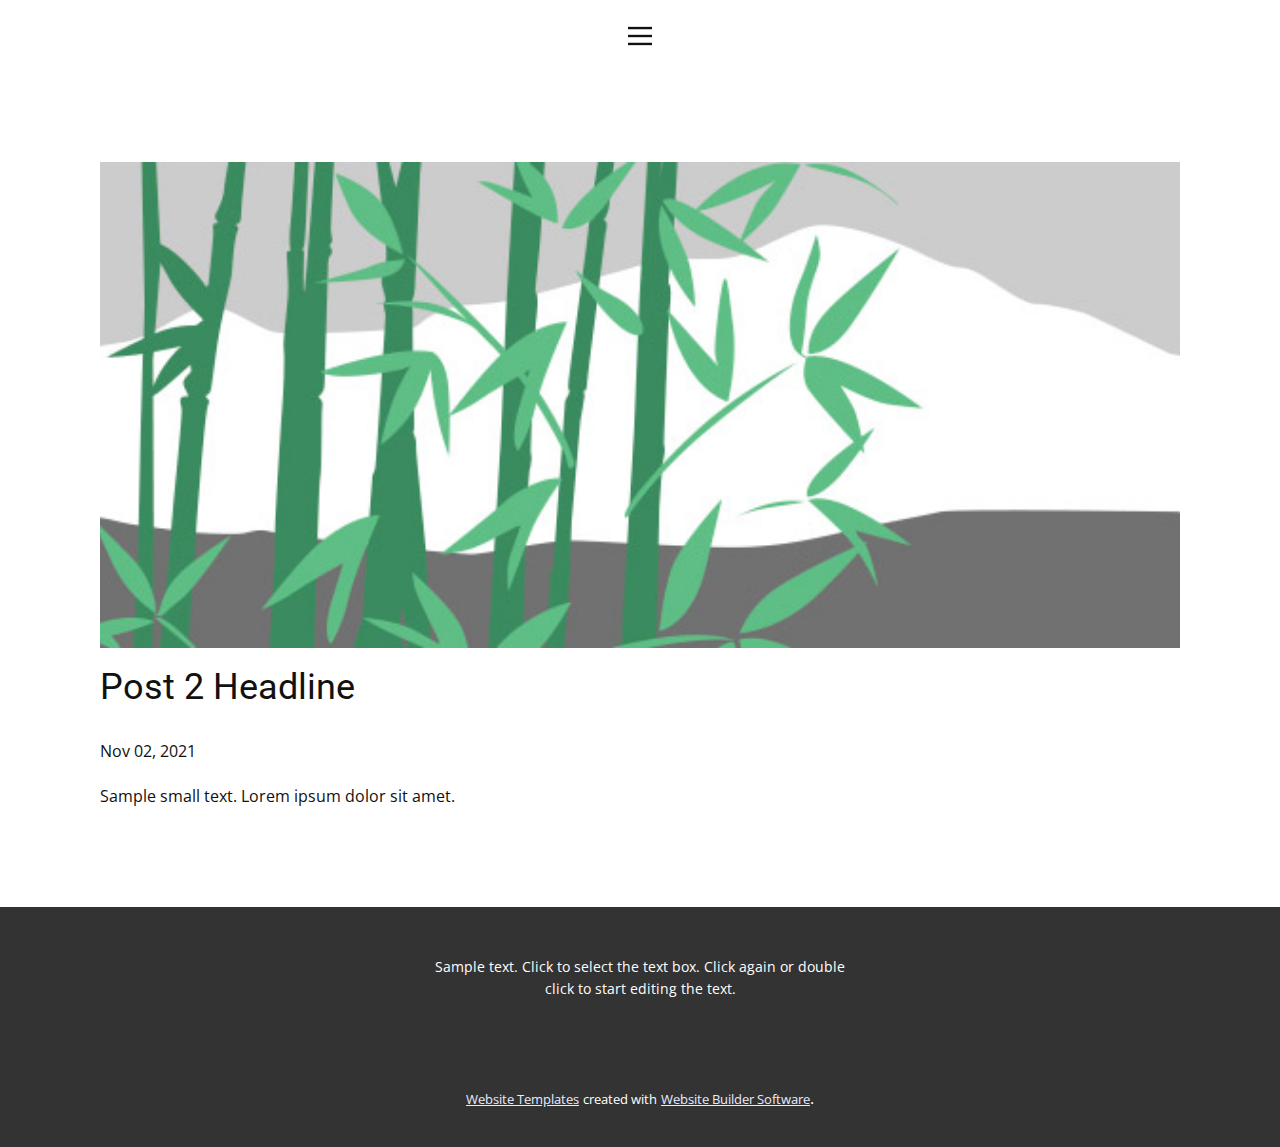
<file: blog/post-1.html>
<!doctype html>
<html style="font-size: 16px;"><head>
    <meta name="viewport" content="width=device-width, initial-scale=1.0">
    <meta charset="utf-8">
    <meta name="keywords" content="Post 1 Headline">
    <meta name="description" content="">
    <meta name="page_type" content="np-template-header-footer-from-plugin">
    <title>Post 2 Headline</title>
    <link rel="stylesheet" href="../nicepage.css" media="screen">
<link rel="stylesheet" href="../Post-Template.css" media="screen">
    <script class="u-script" type="text/javascript" src="../jquery.js" defer=""></script>
    <script class="u-script" type="text/javascript" src="../nicepage.js" defer=""></script>
    <meta name="generator" content="Nicepage 3.29.1, nicepage.com">
    <link id="u-theme-google-font" rel="stylesheet" href="https://fonts.googleapis.com/css?family=Roboto:100,100i,300,300i,400,400i,500,500i,700,700i,900,900i|Open+Sans:300,300i,400,400i,600,600i,700,700i,800,800i">
    
    
    <script type="application/ld+json">{
		"@context": "http://schema.org",
		"@type": "Organization",
		"name": ""
}</script>
    <meta name="theme-color" content="#1934fd">
  </head>
  <body class="u-body"><header class="u-clearfix u-header u-header" id="sec-44a9"><div class="u-clearfix u-sheet u-sheet-1">
        <nav class="u-align-left u-menu u-menu-dropdown u-offcanvas u-menu-1" data-responsive-from="XL">
          <div class="menu-collapse">
            <a class="u-button-style u-nav-link" href="#" style="padding: 4px 0px; font-size: calc(1em + 8px);">
              <svg class="u-svg-link" preserveAspectRatio="xMidYMin slice" viewBox="0 0 302 302" style=""><use xmlns:xlink="http://www.w3.org/1999/xlink" xlink:href="#svg-5c50"></use></svg>
              <svg xmlns="http://www.w3.org/2000/svg" xmlns:xlink="http://www.w3.org/1999/xlink" version="1.1" id="svg-5c50" x="0px" y="0px" viewBox="0 0 302 302" style="enable-background:new 0 0 302 302;" xml:space="preserve" class="u-svg-content"><g><rect y="36" width="302" height="30"></rect><rect y="236" width="302" height="30"></rect><rect y="136" width="302" height="30"></rect>
</g><g></g><g></g><g></g><g></g><g></g><g></g><g></g><g></g><g></g><g></g><g></g><g></g><g></g><g></g><g></g></svg>
            </a>
          </div>
          <div class="u-custom-menu u-nav-container">
            <ul class="u-nav u-unstyled u-nav-1"><li class="u-nav-item"><a class="u-button-style u-nav-link u-text-active-palette-1-base u-text-hover-palette-2-base" href="../Home.html" style="padding: 10px 20px;">Home</a>
</li><li class="u-nav-item"><a class="u-button-style u-nav-link u-text-active-palette-1-base u-text-hover-palette-2-base" href="../About.html" style="padding: 10px 20px;">About</a>
</li><li class="u-nav-item"><a class="u-button-style u-nav-link u-text-active-palette-1-base u-text-hover-palette-2-base" href="../Contact.html" style="padding: 10px 20px;">Contact</a>
</li><li class="u-nav-item"><a class="u-button-style u-nav-link u-text-active-palette-1-base u-text-hover-palette-2-base" href="../Home.html" style="padding: 10px 20px;">Home</a>
</li></ul>
          </div>
          <div class="u-custom-menu u-nav-container-collapse">
            <div class="u-align-center u-black u-container-style u-inner-container-layout u-opacity u-opacity-95 u-sidenav">
              <div class="u-inner-container-layout u-sidenav-overflow">
                <div class="u-menu-close"></div>
                <ul class="u-align-center u-nav u-popupmenu-items u-unstyled u-nav-2"><li class="u-nav-item"><a class="u-button-style u-nav-link" href="../Home.html">Home</a>
</li><li class="u-nav-item"><a class="u-button-style u-nav-link" href="../About.html">About</a>
</li><li class="u-nav-item"><a class="u-button-style u-nav-link" href="../Contact.html">Contact</a>
</li><li class="u-nav-item"><a class="u-button-style u-nav-link" href="../Home.html">Home</a>
</li></ul>
              </div>
            </div>
            <div class="u-black u-menu-overlay u-opacity u-opacity-70"></div>
          </div>
        </nav>
      </div></header>
    <section class="u-align-center u-clearfix u-section-1" id="sec-920c">
      <div class="u-clearfix u-sheet u-valign-middle-md u-valign-middle-sm u-valign-middle-xs u-sheet-1"><!--post_details--><!--post_details_options_json--><!--{"source":""}--><!--/post_details_options_json--><!--blog_post-->
        <div class="u-container-style u-expanded-width u-post-details u-post-details-1">
          <div class="u-container-layout u-valign-middle u-container-layout-1"><!--blog_post_image-->
            <img alt="" class="u-blog-control u-expanded-width u-image u-image-default u-image-1" src="[data-uri]"><!--/blog_post_image--><!--blog_post_header-->
            <h2 class="u-blog-control u-text u-text-1">Post 2 Headline</h2><!--/blog_post_header--><!--blog_post_metadata-->
            <div class="u-blog-control u-metadata u-metadata-1"><!--blog_post_metadata_date-->
              <span class="u-meta-date u-meta-icon">Nov 02, 2021</span><!--/blog_post_metadata_date--><!--blog_post_metadata_category-->
              <!--/blog_post_metadata_category--><!--blog_post_metadata_comments-->
              <!--/blog_post_metadata_comments-->
            </div><!--/blog_post_metadata--><!--blog_post_content-->
            <div class="u-align-justify u-blog-control u-post-content u-text u-text-2 fr-view">
  Sample small text. Lorem ipsum dolor sit amet.
  </div><!--/blog_post_content-->
          </div>
        </div><!--/blog_post--><!--/post_details-->
      </div>
    </section>
    
    
    <footer class="u-align-center u-clearfix u-footer u-grey-80 u-footer" id="sec-a032"><div class="u-clearfix u-sheet u-sheet-1">
        <p class="u-small-text u-text u-text-variant u-text-1">Sample text. Click to select the text box. Click again or double click to start editing the text.</p>
      </div></footer>
    <section class="u-backlink u-clearfix u-grey-80">
      <a class="u-link" href="https://nicepage.com/website-templates" target="_blank">
        <span>Website Templates</span>
      </a>
      <p class="u-text">
        <span>created with</span>
      </p>
      <a class="u-link" href="" target="_blank">
        <span>Website Builder Software</span>
      </a>. 
    </section>
  
</body></html>
</file>
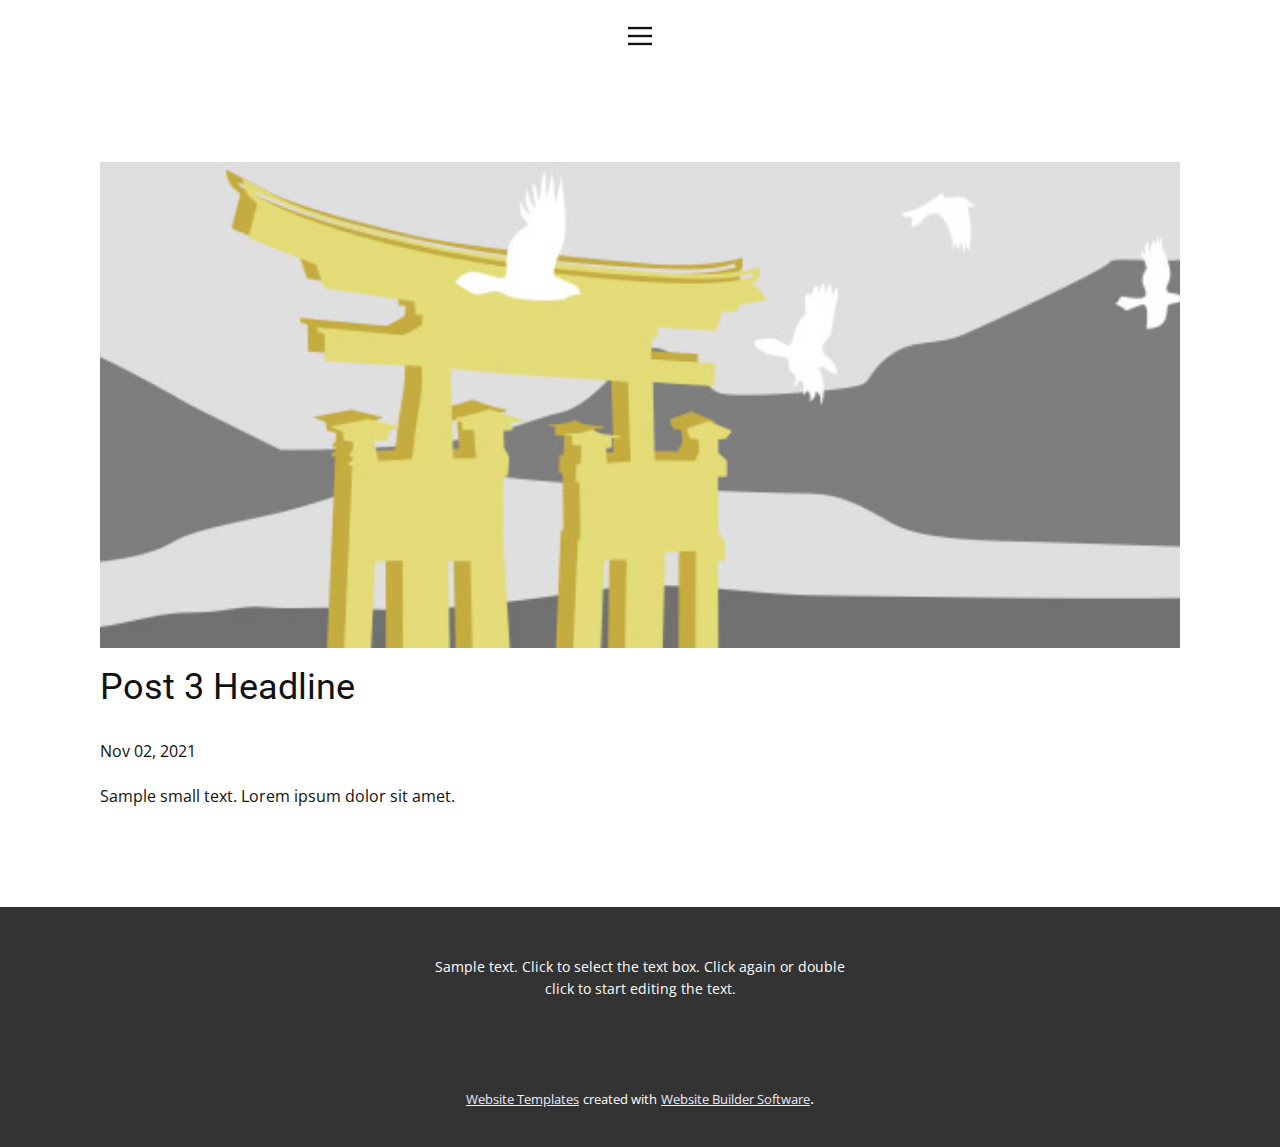
<file: blog/post-2.html>
<!doctype html>
<html style="font-size: 16px;"><head>
    <meta name="viewport" content="width=device-width, initial-scale=1.0">
    <meta charset="utf-8">
    <meta name="keywords" content="Post 1 Headline">
    <meta name="description" content="">
    <meta name="page_type" content="np-template-header-footer-from-plugin">
    <title>Post 3 Headline</title>
    <link rel="stylesheet" href="../nicepage.css" media="screen">
<link rel="stylesheet" href="../Post-Template.css" media="screen">
    <script class="u-script" type="text/javascript" src="../jquery.js" defer=""></script>
    <script class="u-script" type="text/javascript" src="../nicepage.js" defer=""></script>
    <meta name="generator" content="Nicepage 3.29.1, nicepage.com">
    <link id="u-theme-google-font" rel="stylesheet" href="https://fonts.googleapis.com/css?family=Roboto:100,100i,300,300i,400,400i,500,500i,700,700i,900,900i|Open+Sans:300,300i,400,400i,600,600i,700,700i,800,800i">
    
    
    <script type="application/ld+json">{
		"@context": "http://schema.org",
		"@type": "Organization",
		"name": ""
}</script>
    <meta name="theme-color" content="#1934fd">
  </head>
  <body class="u-body"><header class="u-clearfix u-header u-header" id="sec-44a9"><div class="u-clearfix u-sheet u-sheet-1">
        <nav class="u-align-left u-menu u-menu-dropdown u-offcanvas u-menu-1" data-responsive-from="XL">
          <div class="menu-collapse">
            <a class="u-button-style u-nav-link" href="#" style="padding: 4px 0px; font-size: calc(1em + 8px);">
              <svg class="u-svg-link" preserveAspectRatio="xMidYMin slice" viewBox="0 0 302 302" style=""><use xmlns:xlink="http://www.w3.org/1999/xlink" xlink:href="#svg-5c50"></use></svg>
              <svg xmlns="http://www.w3.org/2000/svg" xmlns:xlink="http://www.w3.org/1999/xlink" version="1.1" id="svg-5c50" x="0px" y="0px" viewBox="0 0 302 302" style="enable-background:new 0 0 302 302;" xml:space="preserve" class="u-svg-content"><g><rect y="36" width="302" height="30"></rect><rect y="236" width="302" height="30"></rect><rect y="136" width="302" height="30"></rect>
</g><g></g><g></g><g></g><g></g><g></g><g></g><g></g><g></g><g></g><g></g><g></g><g></g><g></g><g></g><g></g></svg>
            </a>
          </div>
          <div class="u-custom-menu u-nav-container">
            <ul class="u-nav u-unstyled u-nav-1"><li class="u-nav-item"><a class="u-button-style u-nav-link u-text-active-palette-1-base u-text-hover-palette-2-base" href="../Home.html" style="padding: 10px 20px;">Home</a>
</li><li class="u-nav-item"><a class="u-button-style u-nav-link u-text-active-palette-1-base u-text-hover-palette-2-base" href="../About.html" style="padding: 10px 20px;">About</a>
</li><li class="u-nav-item"><a class="u-button-style u-nav-link u-text-active-palette-1-base u-text-hover-palette-2-base" href="../Contact.html" style="padding: 10px 20px;">Contact</a>
</li><li class="u-nav-item"><a class="u-button-style u-nav-link u-text-active-palette-1-base u-text-hover-palette-2-base" href="../Home.html" style="padding: 10px 20px;">Home</a>
</li></ul>
          </div>
          <div class="u-custom-menu u-nav-container-collapse">
            <div class="u-align-center u-black u-container-style u-inner-container-layout u-opacity u-opacity-95 u-sidenav">
              <div class="u-inner-container-layout u-sidenav-overflow">
                <div class="u-menu-close"></div>
                <ul class="u-align-center u-nav u-popupmenu-items u-unstyled u-nav-2"><li class="u-nav-item"><a class="u-button-style u-nav-link" href="../Home.html">Home</a>
</li><li class="u-nav-item"><a class="u-button-style u-nav-link" href="../About.html">About</a>
</li><li class="u-nav-item"><a class="u-button-style u-nav-link" href="../Contact.html">Contact</a>
</li><li class="u-nav-item"><a class="u-button-style u-nav-link" href="../Home.html">Home</a>
</li></ul>
              </div>
            </div>
            <div class="u-black u-menu-overlay u-opacity u-opacity-70"></div>
          </div>
        </nav>
      </div></header>
    <section class="u-align-center u-clearfix u-section-1" id="sec-920c">
      <div class="u-clearfix u-sheet u-valign-middle-md u-valign-middle-sm u-valign-middle-xs u-sheet-1"><!--post_details--><!--post_details_options_json--><!--{"source":""}--><!--/post_details_options_json--><!--blog_post-->
        <div class="u-container-style u-expanded-width u-post-details u-post-details-1">
          <div class="u-container-layout u-valign-middle u-container-layout-1"><!--blog_post_image-->
            <img alt="" class="u-blog-control u-expanded-width u-image u-image-default u-image-1" src="[data-uri]"><!--/blog_post_image--><!--blog_post_header-->
            <h2 class="u-blog-control u-text u-text-1">Post 3 Headline</h2><!--/blog_post_header--><!--blog_post_metadata-->
            <div class="u-blog-control u-metadata u-metadata-1"><!--blog_post_metadata_date-->
              <span class="u-meta-date u-meta-icon">Nov 02, 2021</span><!--/blog_post_metadata_date--><!--blog_post_metadata_category-->
              <!--/blog_post_metadata_category--><!--blog_post_metadata_comments-->
              <!--/blog_post_metadata_comments-->
            </div><!--/blog_post_metadata--><!--blog_post_content-->
            <div class="u-align-justify u-blog-control u-post-content u-text u-text-2 fr-view">
  Sample small text. Lorem ipsum dolor sit amet.
  </div><!--/blog_post_content-->
          </div>
        </div><!--/blog_post--><!--/post_details-->
      </div>
    </section>
    
    
    <footer class="u-align-center u-clearfix u-footer u-grey-80 u-footer" id="sec-a032"><div class="u-clearfix u-sheet u-sheet-1">
        <p class="u-small-text u-text u-text-variant u-text-1">Sample text. Click to select the text box. Click again or double click to start editing the text.</p>
      </div></footer>
    <section class="u-backlink u-clearfix u-grey-80">
      <a class="u-link" href="https://nicepage.com/website-templates" target="_blank">
        <span>Website Templates</span>
      </a>
      <p class="u-text">
        <span>created with</span>
      </p>
      <a class="u-link" href="" target="_blank">
        <span>Website Builder Software</span>
      </a>. 
    </section>
  
</body></html>
</file>
